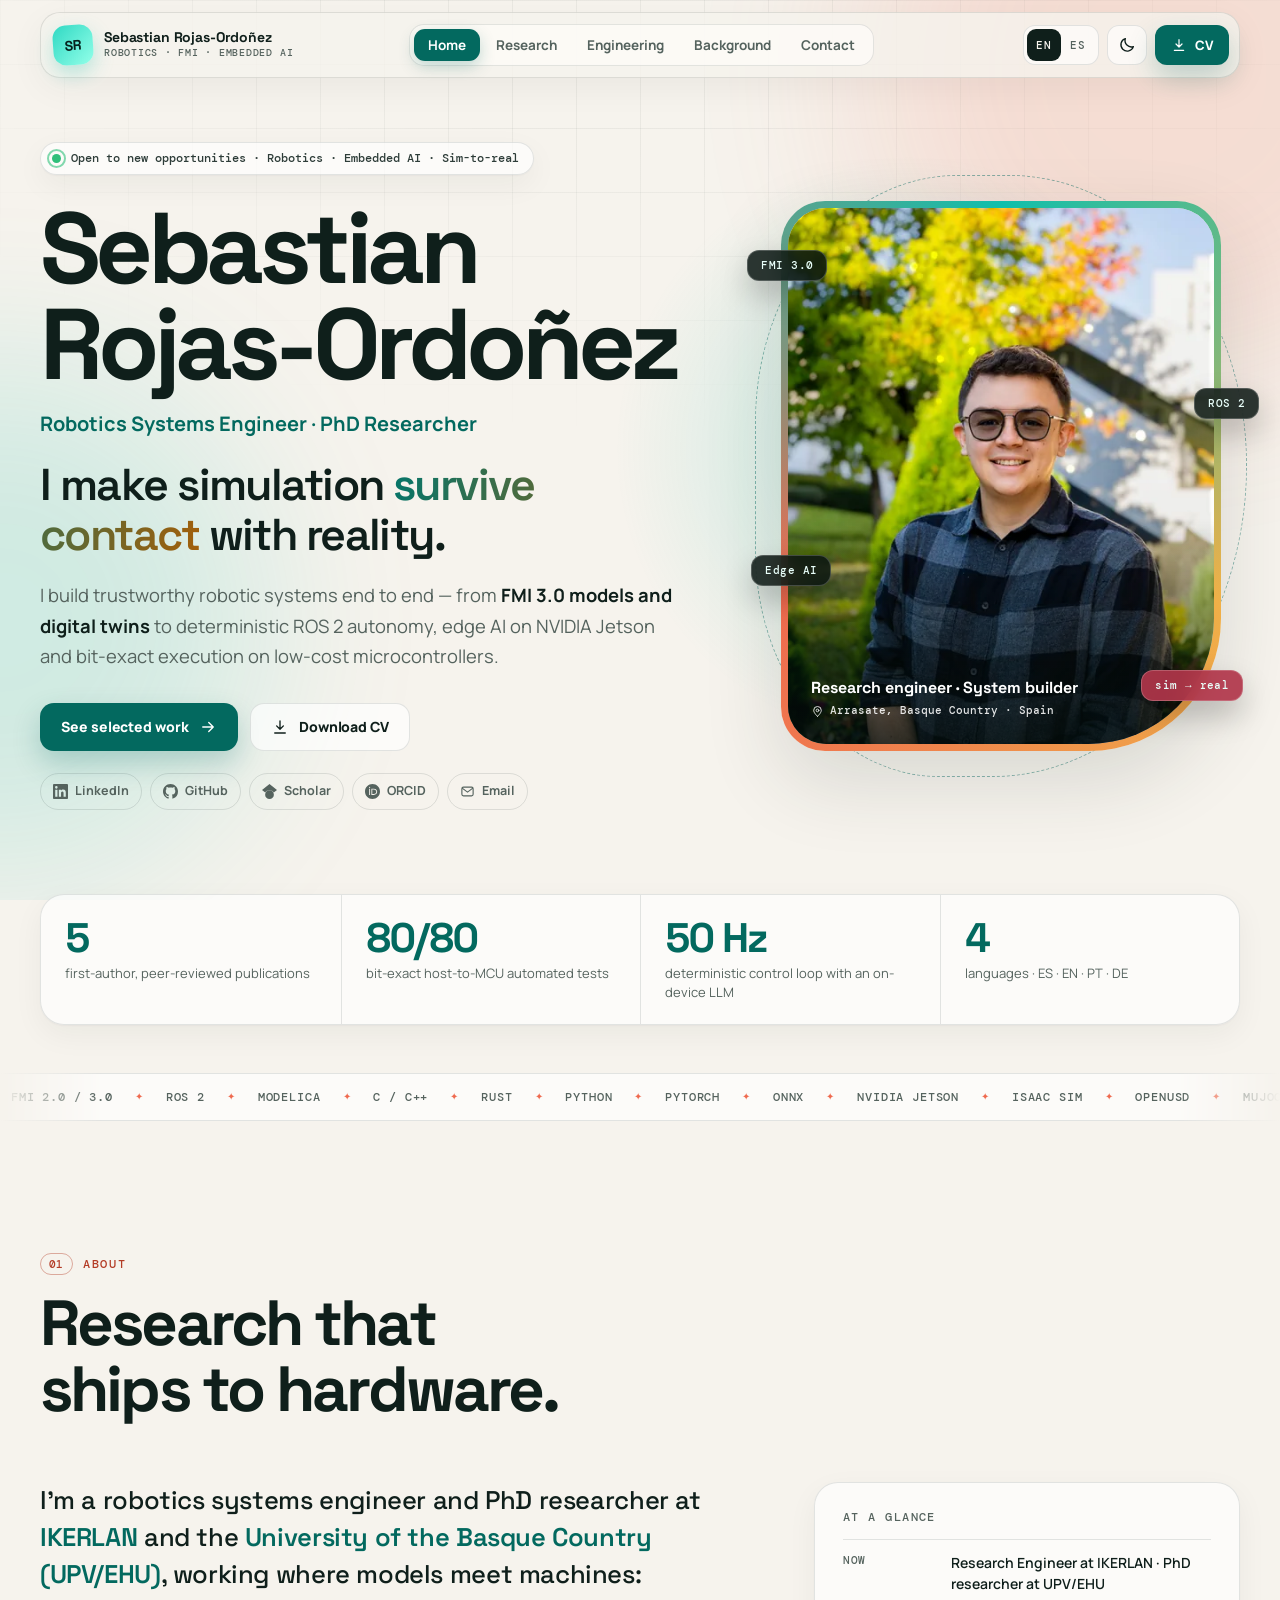
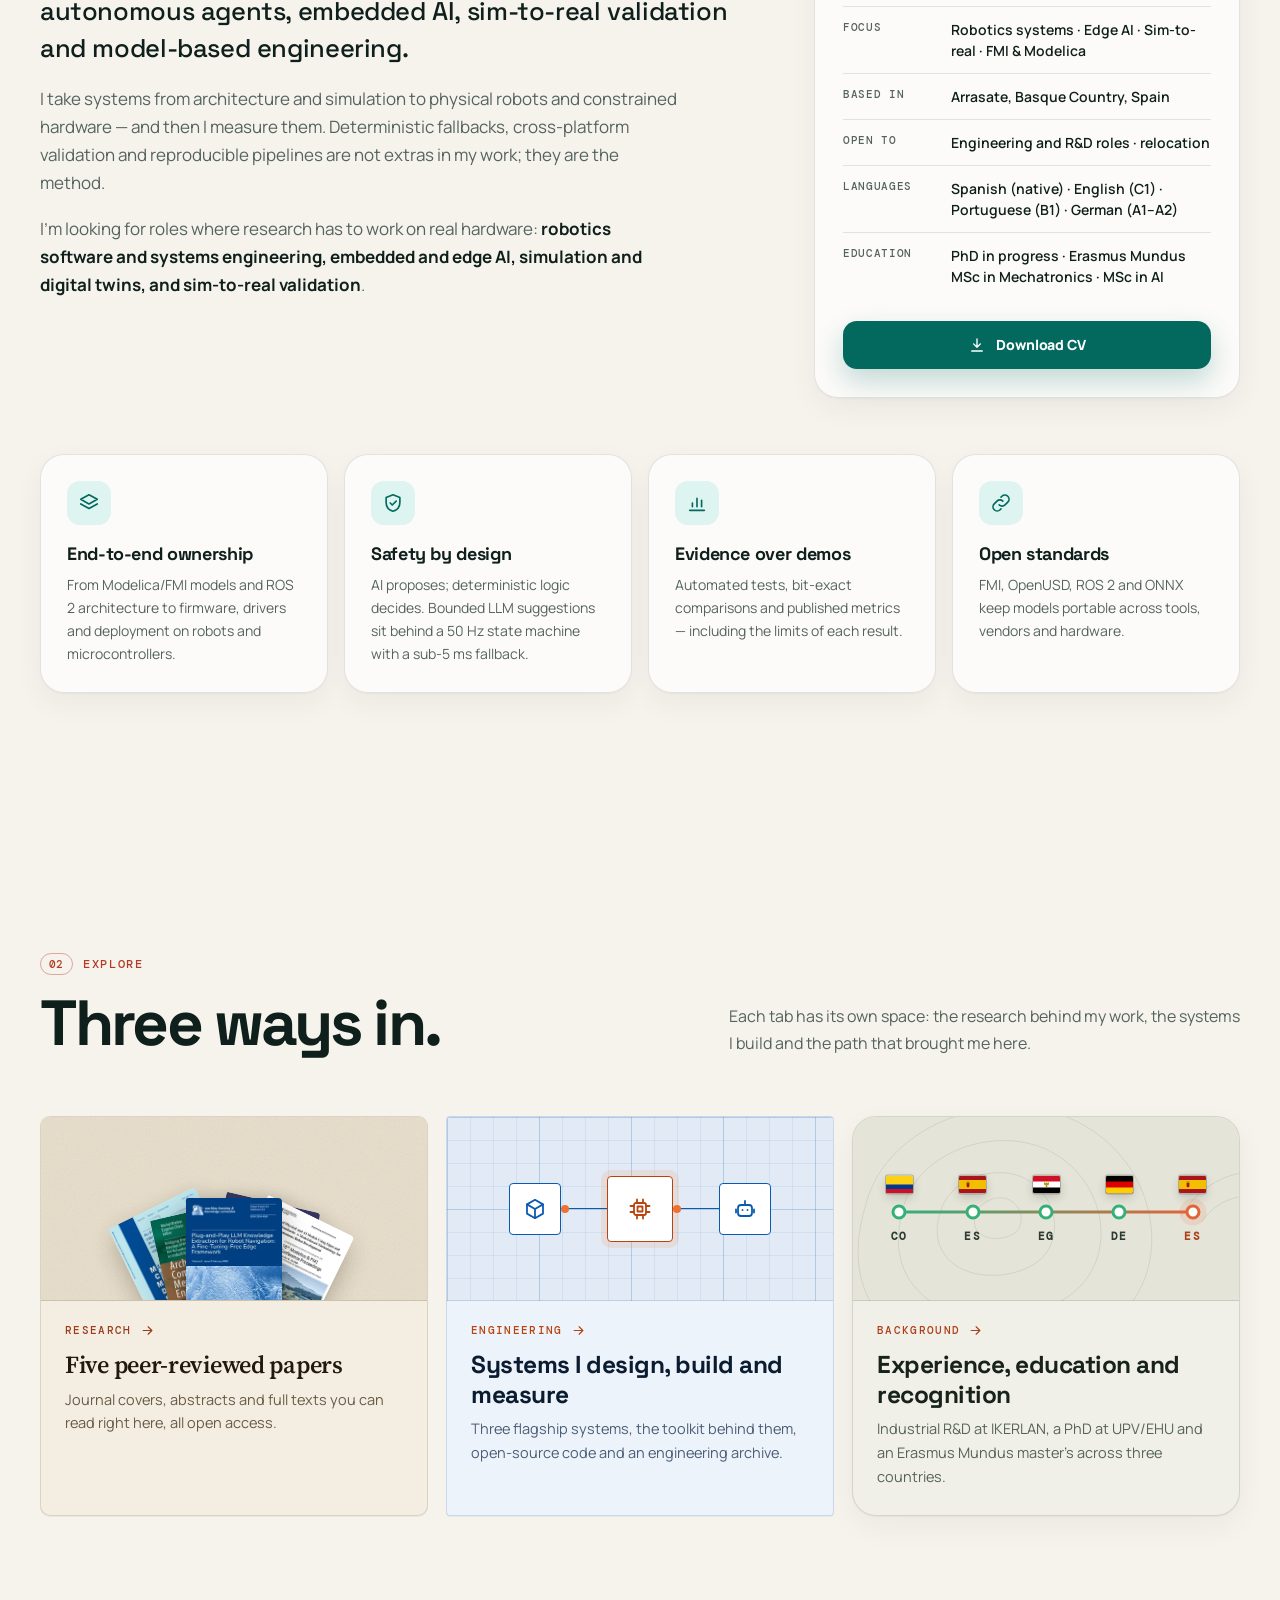
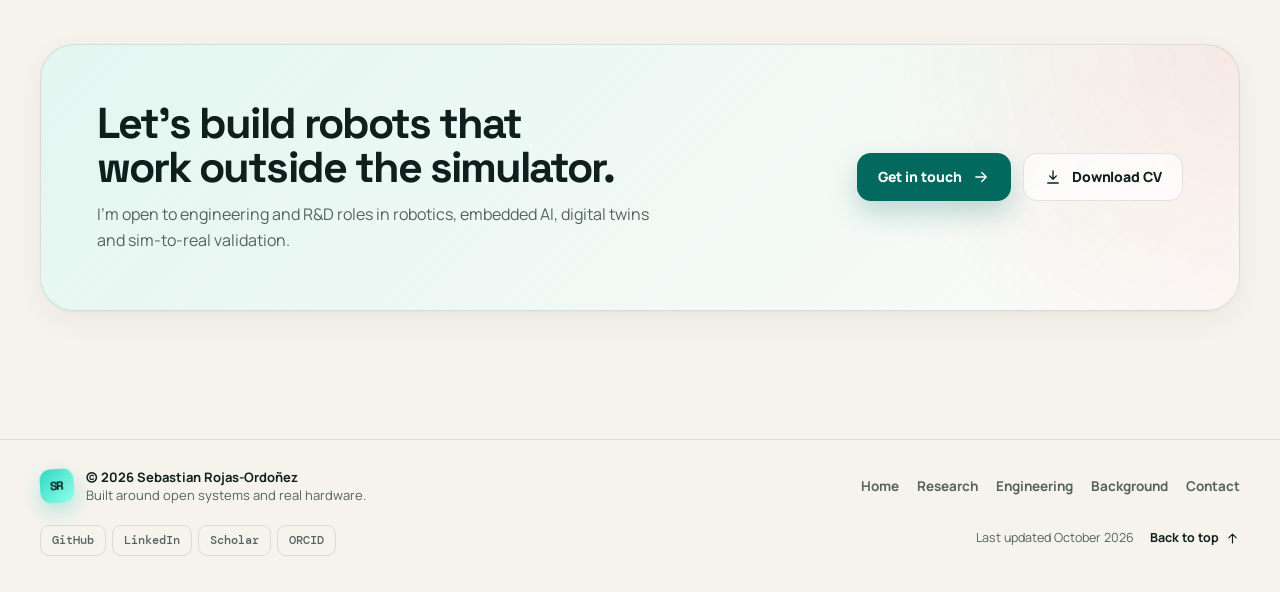
<file: index.html>
<!doctype html>
<html lang="en">
<head>
  <meta charset="utf-8">
  <meta name="viewport" content="width=device-width, initial-scale=1, viewport-fit=cover">
  <title>Sebastian Rojas-Ordoñez · Robotics Systems Engineer &amp; PhD Researcher</title>
  <meta name="description" content="Robotics systems engineer and PhD researcher at IKERLAN and UPV/EHU. I build reproducible sim-to-real systems: FMI 3.0 digital twins, deterministic ROS 2 autonomy, edge AI and embedded execution on real hardware.">
  <meta name="author" content="Jose Sebastian Rojas-Ordoñez">
  <meta name="robots" content="index, follow, max-image-preview:large">
  <meta name="color-scheme" content="light dark">
  <meta name="theme-color" content="#f6f3ed" media="(prefers-color-scheme: light)">
  <meta name="theme-color" content="#07120f" media="(prefers-color-scheme: dark)">
  <link rel="canonical" href="https://xn--sebastianrojas-ordoez-ubc.com/">
  <link rel="icon" href="assets/favicon.svg" type="image/svg+xml">
  <link rel="icon" href="assets/img/icon-32.png" type="image/png" sizes="32x32">
  <link rel="apple-touch-icon" href="assets/apple-touch-icon.png">
  <link rel="manifest" href="site.webmanifest">

  <meta property="og:type" content="profile">
  <meta property="og:site_name" content="Sebastian Rojas-Ordoñez">
  <meta property="og:url" content="https://xn--sebastianrojas-ordoez-ubc.com/">
  <meta property="og:title" content="Sebastian Rojas-Ordoñez · Robotics Systems Engineer &amp; PhD Researcher">
  <meta property="og:description" content="I make simulation survive contact with reality: FMI 3.0, ROS 2, edge AI and embedded systems, validated on real hardware.">
  <meta property="og:image" content="https://xn--sebastianrojas-ordoez-ubc.com/assets/img/og-image.jpg">
  <meta property="og:image:width" content="1200">
  <meta property="og:image:height" content="630">
  <meta property="og:image:alt" content="Sebastian Rojas-Ordoñez, Robotics Systems Engineer and PhD Researcher">
  <meta property="og:locale" content="en_GB">
  <meta property="og:locale:alternate" content="es_ES">
  <meta property="profile:first_name" content="Sebastian">
  <meta property="profile:last_name" content="Rojas-Ordoñez">
  <meta name="twitter:card" content="summary_large_image">
  <meta name="twitter:title" content="Sebastian Rojas-Ordoñez · Robotics Systems Engineer &amp; PhD Researcher">
  <meta name="twitter:description" content="FMI 3.0 · ROS 2 · Edge AI · Embedded systems · Reproducible sim-to-real validation.">
  <meta name="twitter:image" content="https://xn--sebastianrojas-ordoez-ubc.com/assets/img/og-image.jpg">

  <script type="application/ld+json">
  {
    "@context": "https://schema.org",
    "@graph": [
      {
        "@type": "ProfilePage",
        "@id": "https://xn--sebastianrojas-ordoez-ubc.com/#profile",
        "url": "https://xn--sebastianrojas-ordoez-ubc.com/",
        "name": "Sebastian Rojas-Ordoñez · Robotics Systems Engineer & PhD Researcher",
        "inLanguage": ["en", "es"],
        "dateModified": "2026-10-30",
        "mainEntity": { "@id": "https://xn--sebastianrojas-ordoez-ubc.com/#person" }
      },
      {
        "@type": "Person",
        "@id": "https://xn--sebastianrojas-ordoez-ubc.com/#person",
        "name": "Sebastian Rojas-Ordoñez",
        "alternateName": "Jose Sebastian Rojas-Ordoñez",
        "givenName": "Jose Sebastian",
        "familyName": "Rojas-Ordoñez",
        "url": "https://xn--sebastianrojas-ordoez-ubc.com/",
        "image": "https://xn--sebastianrojas-ordoez-ubc.com/assets/img/profile-960.jpg",
        "email": "mailto:sebastianrojas.sero@gmail.com",
        "jobTitle": "Research Engineer and PhD Researcher",
        "description": "Robotics systems engineer and PhD researcher working on autonomous agents, embedded AI, sim-to-real validation and model-based engineering.",
        "worksFor": { "@type": "Organization", "name": "IKERLAN Technology Research Centre", "url": "https://www.ikerlan.es" },
        "affiliation": { "@type": "CollegeOrUniversity", "name": "University of the Basque Country (UPV/EHU)" },
        "alumniOf": [
          { "@type": "CollegeOrUniversity", "name": "Universidad de Oviedo" },
          { "@type": "CollegeOrUniversity", "name": "Nile University" },
          { "@type": "CollegeOrUniversity", "name": "Hochschule Karlsruhe" },
          { "@type": "CollegeOrUniversity", "name": "Universidad Internacional de La Rioja (UNIR)" },
          { "@type": "CollegeOrUniversity", "name": "Unicomfacauca University Corporation" }
        ],
        "address": { "@type": "PostalAddress", "addressLocality": "Arrasate", "addressRegion": "Basque Country", "addressCountry": "ES" },
        "knowsLanguage": ["es", "en", "pt", "de"],
        "knowsAbout": ["Robotics", "ROS 2", "Functional Mock-up Interface (FMI)", "Modelica", "Digital twins", "Co-simulation", "Edge AI", "Large language models", "Embedded systems", "Rust", "C", "OpenUSD", "Isaac Sim", "MuJoCo", "Sim-to-real validation"],
        "award": ["Erasmus Mundus Scholarship (EACEA, European Union)", "Outstanding Graduate, Mechatronic Engineering (Unicomfacauca)"],
        "sameAs": [
          "https://orcid.org/0009-0000-5142-1284",
          "https://scholar.google.com/citations?user=HSflBLwAAAAJ",
          "https://www.webofscience.com/wos/author/record/PWG-6826-2026",
          "https://github.com/SeRoMechatronic",
          "https://www.linkedin.com/in/sebastian-rojasordo%C3%B1ez/"
        ]
      }
    ]
  }
  </script>

  <script>
    // Applied before first paint: saved theme, and hide content briefly if Spanish will be swapped in.
    (function (root) {
      root.classList.add('js');
      try {
        var theme = localStorage.getItem('theme');
        if (theme === 'light' || theme === 'dark') root.setAttribute('data-theme', theme);
        var param = new URLSearchParams(location.search).get('lang');
        var lang = param === 'es' || param === 'en' ? param : localStorage.getItem('lang');
        if (lang === 'es') root.classList.add('lang-pending');
      } catch (e) {}
    })(document.documentElement);
  </script>

  <link rel="preconnect" href="https://fonts.googleapis.com">
  <link rel="preconnect" href="https://fonts.gstatic.com" crossorigin>
  <link rel="stylesheet" href="https://fonts.googleapis.com/css2?family=DM+Mono:wght@400;500&amp;family=Manrope:wght@400..800&amp;family=Source+Serif+4:ital,opsz,wght@0,8..60,400..700;1,8..60,400&amp;family=Space+Grotesk:wght@500..700&amp;display=swap">
  <link rel="preload" as="image" href="assets/img/profile-960.webp" imagesrcset="assets/img/profile-480.webp 480w, assets/img/profile-960.webp 960w" imagesizes="(max-width: 980px) 88vw, 440px" type="image/webp" fetchpriority="high">
  <link rel="stylesheet" href="assets/css/main.css">
  <script src="assets/js/i18n.js" defer></script>
  <script src="assets/js/main.js" defer></script>
</head>
<body>
  <svg class="sprite" aria-hidden="true" focusable="false">
    <symbol id="i-arrow-right" viewBox="0 0 24 24"><path d="M5 12h14M13 6l6 6-6 6"/></symbol>
    <symbol id="i-arrow-down" viewBox="0 0 24 24"><path d="M12 5v14M6 13l6 6 6-6"/></symbol>
    <symbol id="i-arrow-up-right" viewBox="0 0 24 24"><path d="M7 17 17 7M8 7h9v9"/></symbol>
    <symbol id="i-download" viewBox="0 0 24 24"><path d="M12 4v11m0 0 4.5-4.5M12 15l-4.5-4.5M5 20h14"/></symbol>
    <symbol id="i-mail" viewBox="0 0 24 24"><rect x="3" y="5" width="18" height="14" rx="2.5"/><path d="m4 7 8 6 8-6"/></symbol>
    <symbol id="i-copy" viewBox="0 0 24 24"><rect x="9" y="9" width="11" height="11" rx="2.5"/><path d="M5 15V6.5A2.5 2.5 0 0 1 7.5 4H15"/></symbol>
    <symbol id="i-check" viewBox="0 0 24 24"><path d="m5 12.5 4.5 4.5L19 7.5"/></symbol>
    <symbol id="i-sun" viewBox="0 0 24 24"><circle cx="12" cy="12" r="4"/><path d="M12 2.5v2M12 19.5v2M4.6 4.6 6 6M18 18l1.4 1.4M2.5 12h2M19.5 12h2M4.6 19.4 6 18M18 6l1.4-1.4"/></symbol>
    <symbol id="i-moon" viewBox="0 0 24 24"><path d="M20.5 14.2A8.5 8.5 0 0 1 9.8 3.5a8.5 8.5 0 1 0 10.7 10.7Z"/></symbol>
    <symbol id="i-menu" viewBox="0 0 24 24"><path d="M4 7h16M4 12h16M4 17h16"/></symbol>
    <symbol id="i-close" viewBox="0 0 24 24"><path d="M6 6l12 12M18 6 6 18"/></symbol>
    <symbol id="i-pin" viewBox="0 0 24 24"><path d="M12 21s-7-6.1-7-11.2A7 7 0 0 1 19 9.8C19 14.9 12 21 12 21Z"/><circle cx="12" cy="10" r="2.5"/></symbol>
    <symbol id="i-file" viewBox="0 0 24 24"><path d="M14 3H7a2 2 0 0 0-2 2v14a2 2 0 0 0 2 2h10a2 2 0 0 0 2-2V8z"/><path d="M14 3v5h5M9 13h6M9 17h4"/></symbol>
    <symbol id="i-repo" viewBox="0 0 24 24"><path d="M5 4.5A1.5 1.5 0 0 1 6.5 3H19v15H6.5A1.5 1.5 0 0 0 5 19.5v-15Z"/><path d="M5 19.5A1.5 1.5 0 0 0 6.5 21H19M9 7h6"/></symbol>
    <symbol id="i-layers" viewBox="0 0 24 24"><path d="m12 3 9 5-9 5-9-5 9-5Z"/><path d="m3 13 9 5 9-5"/></symbol>
    <symbol id="i-shield" viewBox="0 0 24 24"><path d="M12 3 4.5 6v5.5c0 4.6 3.1 8.2 7.5 9.5 4.4-1.3 7.5-4.9 7.5-9.5V6L12 3Z"/><path d="m9 12 2.2 2.2L15.5 10"/></symbol>
    <symbol id="i-chart" viewBox="0 0 24 24"><path d="M4 20h16M7 16v-4M12 16V7M17 16v-7"/></symbol>
    <symbol id="i-link" viewBox="0 0 24 24"><path d="M10 14a4.5 4.5 0 0 0 6.4 0l3-3a4.5 4.5 0 0 0-6.4-6.4l-1 1"/><path d="M14 10a4.5 4.5 0 0 0-6.4 0l-3 3a4.5 4.5 0 0 0 6.4 6.4l1-1"/></symbol>
    <symbol id="i-bot" viewBox="0 0 24 24"><rect x="5" y="8" width="14" height="11" rx="3"/><path d="M12 4v4M9.5 13h.01M14.5 13h.01M3 12.5v3M21 12.5v3"/></symbol>
    <symbol id="i-spark" viewBox="0 0 24 24"><path d="m11 3 1.8 4.7 4.7 1.8-4.7 1.8L11 16l-1.8-4.7L4.5 9.5l4.7-1.8L11 3Z"/><path d="m18.5 14.5.8 2 2 .8-2 .8-.8 2-.8-2-2-.8 2-.8.8-2Z"/></symbol>
    <symbol id="i-cube" viewBox="0 0 24 24"><path d="m12 2.8 8 4.6v9.2l-8 4.6-8-4.6V7.4l8-4.6Z"/><path d="m4 7.4 8 4.6 8-4.6M12 12v9.2"/></symbol>
    <symbol id="i-cpu" viewBox="0 0 24 24"><rect x="6" y="6" width="12" height="12" rx="2"/><path d="M9.5 9.5h5v5h-5zM9 2.5V6M15 2.5V6M9 18v3.5M15 18v3.5M2.5 9H6M2.5 15H6M18 9h3.5M18 15h3.5"/></symbol>
    <symbol id="i-flask" viewBox="0 0 24 24"><path d="M9 3h6M10 3v6.2L4.8 18a2 2 0 0 0 1.7 3h11a2 2 0 0 0 1.7-3L14 9.2V3"/><path d="M7.5 15h9"/></symbol>
    <symbol id="i-gear" viewBox="0 0 24 24"><circle cx="12" cy="12" r="3"/><path d="M19.4 15a1.7 1.7 0 0 0 .3 1.8l.1.1a2 2 0 1 1-2.8 2.8l-.1-.1a1.7 1.7 0 0 0-1.8-.3 1.7 1.7 0 0 0-1 1.5V21a2 2 0 1 1-4 0v-.1a1.7 1.7 0 0 0-1.1-1.5 1.7 1.7 0 0 0-1.8.3l-.1.1a2 2 0 1 1-2.8-2.8l.1-.1a1.7 1.7 0 0 0 .3-1.8 1.7 1.7 0 0 0-1.5-1H3a2 2 0 1 1 0-4h.1a1.7 1.7 0 0 0 1.5-1.1 1.7 1.7 0 0 0-.3-1.8l-.1-.1a2 2 0 1 1 2.8-2.8l.1.1a1.7 1.7 0 0 0 1.8.3H9a1.7 1.7 0 0 0 1-1.5V3a2 2 0 1 1 4 0v.1a1.7 1.7 0 0 0 1 1.5 1.7 1.7 0 0 0 1.8-.3l.1-.1a2 2 0 1 1 2.8 2.8l-.1.1a1.7 1.7 0 0 0-.3 1.8V9a1.7 1.7 0 0 0 1.5 1H21a2 2 0 1 1 0 4h-.1a1.7 1.7 0 0 0-1.5 1Z"/></symbol>
    <symbol id="i-award" viewBox="0 0 24 24"><circle cx="12" cy="9" r="5.5"/><path d="M8.5 13.5 7 21l5-2.6 5 2.6-1.5-7.5"/></symbol>
    <symbol id="i-teach" viewBox="0 0 24 24"><rect x="3" y="4" width="18" height="12" rx="2"/><path d="m8 20 4-4 4 4M7 8.5h6M7 11.5h9"/></symbol>
    <symbol id="i-terminal" viewBox="0 0 24 24"><rect x="3" y="4" width="18" height="16" rx="2.5"/><path d="m7 9 3 3-3 3M12.5 15H17"/></symbol>
    <symbol id="i-briefcase" viewBox="0 0 24 24"><rect x="3" y="7" width="18" height="13" rx="2.5"/><path d="M9 7V5.5A1.5 1.5 0 0 1 10.5 4h3A1.5 1.5 0 0 1 15 5.5V7M3 12.5h18"/></symbol>
    <symbol id="i-globe" viewBox="0 0 24 24"><circle cx="12" cy="12" r="9"/><path d="M3 12h18M12 3c2.5 2.6 3.8 5.6 3.8 9s-1.3 6.4-3.8 9c-2.5-2.6-3.8-5.6-3.8-9S9.5 5.6 12 3Z"/></symbol>
    <symbol id="i-arrow-up" viewBox="0 0 24 24"><path d="M12 19V5M6 11l6-6 6 6"/></symbol>
    <symbol id="i-eye" viewBox="0 0 24 24"><path d="M2 12s3.6-7 10-7 10 7 10 7-3.6 7-10 7S2 12 2 12Z"/><circle cx="12" cy="12" r="3"/></symbol>
    <symbol id="i-github" viewBox="0 0 16 16"><path fill="currentColor" stroke="none" d="M8 0C3.58 0 0 3.58 0 8c0 3.54 2.29 6.53 5.47 7.59.4.07.55-.17.55-.38 0-.19-.01-.82-.01-1.49-2.01.37-2.53-.49-2.69-.94-.09-.23-.48-.94-.82-1.13-.28-.15-.68-.52-.01-.53.63-.01 1.08.58 1.23.82.72 1.21 1.87.87 2.33.66.07-.52.28-.87.51-1.07-1.78-.2-3.64-.89-3.64-3.95 0-.87.31-1.59.82-2.15-.08-.2-.36-1.02.08-2.12 0 0 .67-.21 2.2.82.64-.18 1.32-.27 2-.27.68 0 1.36.09 2 .27 1.53-1.04 2.2-.82 2.2-.82.44 1.1.16 1.92.08 2.12.51.56.82 1.27.82 2.15 0 3.07-1.87 3.75-3.65 3.95.29.25.54.73.54 1.48 0 1.07-.01 1.93-.01 2.2 0 .21.15.46.55.38A8.01 8.01 0 0 0 16 8c0-4.42-3.58-8-8-8Z"/></symbol>
    <symbol id="i-linkedin" viewBox="0 0 24 24"><path fill="currentColor" stroke="none" d="M20.45 20.45h-3.56v-5.57c0-1.33-.02-3.04-1.85-3.04-1.85 0-2.14 1.45-2.14 2.94v5.67H9.35V9h3.41v1.56h.05c.48-.9 1.64-1.85 3.37-1.85 3.6 0 4.27 2.37 4.27 5.46v6.28ZM5.34 7.43a2.06 2.06 0 1 1 0-4.13 2.06 2.06 0 0 1 0 4.13ZM7.12 20.45H3.56V9h3.56v11.45ZM22.23 0H1.77C.79 0 0 .77 0 1.73v20.54C0 23.23.79 24 1.77 24h20.45c.98 0 1.78-.77 1.78-1.73V1.73C24 .77 23.2 0 22.22 0h.01Z"/></symbol>
    <symbol id="i-orcid" viewBox="0 0 24 24"><path fill="currentColor" stroke="none" d="M12 0C5.37 0 0 5.37 0 12s5.37 12 12 12 12-5.37 12-12S18.63 0 12 0ZM7.37 4.38c.53 0 .95.43.95.95s-.42.95-.95.95a.95.95 0 0 1-.95-.95c0-.52.42-.95.95-.95Zm-.72 3.04h1.44v10.04H6.65V7.42Zm3.56 0h3.9c3.71 0 5.34 2.65 5.34 5.02 0 2.58-2.01 5.02-5.32 5.02h-3.92V7.42Zm1.44 1.3v7.45h2.3c3.27 0 4.02-2.49 4.02-3.73 0-2.01-1.28-3.72-4.1-3.72h-2.22Z"/></symbol>
    <symbol id="i-scholar" viewBox="0 0 24 24"><path fill="currentColor" stroke="none" d="M5.24 13.77 0 9.5 12 0l12 9.5-5.24 4.27C17.55 11.25 14.98 9.5 12 9.5s-5.55 1.75-6.76 4.27ZM12 10a7 7 0 1 0 0 14 7 7 0 0 0 0-14Z"/></symbol>
    <symbol id="i-home" viewBox="0 0 24 24"><path d="M4 10.5 12 4l8 6.5V19a1.5 1.5 0 0 1-1.5 1.5H15v-6H9v6H5.5A1.5 1.5 0 0 1 4 19v-8.5Z"/></symbol>
    <symbol id="i-book" viewBox="0 0 24 24"><path d="M12 6.5C10.2 5 7.8 4.5 4.5 4.5v13c3.3 0 5.7.5 7.5 2 1.8-1.5 4.2-2 7.5-2v-13c-3.3 0-5.7.5-7.5 2Z"/><path d="M12 6.5v13"/></symbol>
    <symbol id="i-route" viewBox="0 0 24 24"><circle cx="6" cy="18" r="2.5"/><circle cx="18" cy="6" r="2.5"/><path d="M8.5 18H15a3 3 0 0 0 0-6H9a3 3 0 0 1 0-6h6.5"/></symbol>
    <!-- Flags as SVG: Windows does not draw flag emoji -->
    <symbol id="flag-co" viewBox="0 0 30 20"><path fill="#fcd116" d="M0 0h30v20H0z"/><path fill="#003893" d="M0 10h30v10H0z"/><path fill="#ce1126" d="M0 15h30v5H0z"/></symbol>
    <symbol id="flag-es" viewBox="0 0 30 20"><path fill="#aa151b" d="M0 0h30v20H0z"/><path fill="#f1bf00" d="M0 5h30v10H0z"/><path fill="#a67c00" d="M8.4 8h3.2l.3-1.3-.75.45-.4-.75-.75.55-.75-.55-.4.75-.75-.45z"/><path fill="#aa151b" d="M8.45 8.35h3.1v2.95c0 1.05-.69 1.85-1.55 1.85s-1.55-.8-1.55-1.85z"/></symbol>
    <symbol id="flag-eg" viewBox="0 0 30 20"><path fill="#ce1126" d="M0 0h30v20H0z"/><path fill="#fff" d="M0 6.667h30V20H0z"/><path fill="#000" d="M0 13.333h30V20H0z"/><g fill="#c09300"><circle cx="15" cy="7.7" r=".55"/><path d="M15.3 8.15L15.6 8.5L17.7 7.6L17.85 8.3L17.45 10.7L17.05 10.3L16.75 10.85L16.35 10.45L16.05 10.95L15.75 10.65L15.8 11.95L16.3 12.9L13.7 12.9L14.2 11.95L14.25 10.65L13.95 10.95L13.65 10.45L13.25 10.85L12.95 10.3L12.55 10.7L12.15 8.3L12.3 7.6L14.4 8.5L14.7 8.15Z"/></g></symbol>
    <symbol id="flag-de" viewBox="0 0 30 20"><path fill="#000" d="M0 0h30v20H0z"/><path fill="#d00" d="M0 6.667h30V20H0z"/><path fill="#ffce00" d="M0 13.333h30V20H0z"/></symbol>
  </svg>

  <a class="skip-link" href="#main" data-i18n="a11y.skip">Skip to content</a>
  <div class="scroll-progress" aria-hidden="true"><span id="scroll-progress"></span></div>
  <div class="backdrop" aria-hidden="true"><span class="blob blob-a"></span><span class="blob blob-b"></span></div>

  <header class="site-header" id="site-header">
    <div class="nav-shell">
      <a class="brand" href="#home" aria-label="Sebastian Rojas-Ordoñez, home" data-i18n-attr="aria-label:nav.brandLabel">
        <span class="brand-mark" aria-hidden="true">SR</span>
        <span class="brand-text"><strong>Sebastian Rojas-Ordoñez</strong><span data-i18n="brand.tag">Robotics · FMI · Embedded AI</span></span>
      </a>
      <nav class="tabs" id="tabs" aria-label="Sections" data-i18n-attr="aria-label:nav.label">
        <span class="tabs-indicator" id="tabs-indicator" aria-hidden="true"></span>
        <a href="#home" data-tab="home" data-i18n="nav.home">Home</a>
        <a href="#research" data-tab="research" data-i18n="nav.research">Research</a>
        <a href="#engineering" data-tab="engineering" data-i18n="nav.engineering">Engineering</a>
        <a href="#background" data-tab="background" data-i18n="nav.background">Background</a>
        <a href="#contact" data-tab="contact" data-i18n="nav.contact">Contact</a>
      </nav>
      <div class="nav-tools">
        <button class="lang-toggle" id="lang-toggle" type="button" aria-label="Cambiar idioma a español">
          <span class="lang-opt" data-opt="en" aria-hidden="true">EN</span><span class="lang-opt" data-opt="es" aria-hidden="true">ES</span>
        </button>
        <button class="icon-btn theme-toggle" id="theme-toggle" type="button" aria-label="Switch colour theme">
          <svg class="icon icon-moon" aria-hidden="true"><use href="#i-moon"/></svg>
          <svg class="icon icon-sun" aria-hidden="true"><use href="#i-sun"/></svg>
        </button>
        <a class="btn btn-primary btn-sm nav-cv" href="assets/Sebastian_Rojas_Ordonez_CV.pdf" download><svg class="icon" aria-hidden="true"><use href="#i-download"/></svg><span data-i18n="nav.cv">CV</span></a>
      </div>
    </div>
  </header>

  <nav class="tabbar" id="tabbar" aria-label="Sections" data-i18n-attr="aria-label:nav.label">
    <a href="#home" data-tab="home"><svg class="icon" aria-hidden="true"><use href="#i-home"/></svg><span data-i18n="nav.home">Home</span></a>
    <a href="#research" data-tab="research"><svg class="icon" aria-hidden="true"><use href="#i-book"/></svg><span data-i18n="nav.research">Research</span></a>
    <a href="#engineering" data-tab="engineering"><svg class="icon" aria-hidden="true"><use href="#i-cpu"/></svg><span data-i18n="nav.engineering">Engineering</span></a>
    <a href="#background" data-tab="background"><svg class="icon" aria-hidden="true"><use href="#i-route"/></svg><span data-i18n="nav.background">Background</span></a>
    <a href="#contact" data-tab="contact"><svg class="icon" aria-hidden="true"><use href="#i-mail"/></svg><span data-i18n="nav.contact">Contact</span></a>
  </nav>

  <main id="main">
    <!-- ============================== HOME ============================== -->
    <div class="view view-home" id="home">
      <section class="hero" id="top" aria-labelledby="hero-name">
        <div class="wrap hero-grid">
          <div class="hero-copy">
            <p class="availability"><span class="pulse" aria-hidden="true"></span><span data-i18n="hero.status">Open to new opportunities · Robotics · Embedded AI · Sim-to-real</span></p>
            <h1 class="hero-name" id="hero-name">Sebastian <span class="nowrap">Rojas-Ordoñez</span></h1>
            <p class="hero-role" data-i18n="hero.role">Robotics Systems Engineer · PhD Researcher</p>
            <p class="hero-tagline" data-i18n="hero.tagline">I make simulation <span class="grad">survive contact</span> with reality.</p>
            <p class="hero-lead" data-i18n="hero.lead">I build trustworthy robotic systems end to end — from <strong>FMI 3.0 models and digital twins</strong> to deterministic ROS 2 autonomy, edge AI on NVIDIA Jetson and bit-exact execution on low-cost microcontrollers.</p>
            <div class="hero-actions">
              <a class="btn btn-primary" href="#engineering"><span data-i18n="hero.ctaWork">See selected work</span><svg class="icon icon-move" aria-hidden="true"><use href="#i-arrow-right"/></svg></a>
              <a class="btn btn-ghost" href="assets/Sebastian_Rojas_Ordonez_CV.pdf" download><svg class="icon" aria-hidden="true"><use href="#i-download"/></svg><span data-i18n="cta.downloadCv">Download CV</span></a>
            </div>
            <ul class="profile-pills" aria-label="Profiles" data-i18n-attr="aria-label:hero.profiles">
              <li><a href="https://www.linkedin.com/in/sebastian-rojasordo%C3%B1ez/" target="_blank" rel="me noopener"><svg class="icon" aria-hidden="true"><use href="#i-linkedin"/></svg>LinkedIn</a></li>
              <li><a href="https://github.com/SeRoMechatronic" target="_blank" rel="me noopener"><svg class="icon" aria-hidden="true"><use href="#i-github"/></svg>GitHub</a></li>
              <li><a href="https://scholar.google.com/citations?user=HSflBLwAAAAJ&amp;hl=en" target="_blank" rel="me noopener"><svg class="icon" aria-hidden="true"><use href="#i-scholar"/></svg>Scholar</a></li>
              <li><a href="https://orcid.org/0009-0000-5142-1284" target="_blank" rel="me noopener"><svg class="icon" aria-hidden="true"><use href="#i-orcid"/></svg>ORCID</a></li>
              <li><a href="mailto:sebastianrojas.sero@gmail.com"><svg class="icon" aria-hidden="true"><use href="#i-mail"/></svg><span data-i18n="hero.email">Email</span></a></li>
            </ul>
          </div>

          <div class="hero-visual">
            <div class="portrait-stage">
              <span class="orbit" aria-hidden="true"></span>
              <figure class="portrait" id="portrait">
                <picture>
                  <source type="image/webp" srcset="assets/img/profile-480.webp 480w, assets/img/profile-960.webp 960w" sizes="(max-width: 980px) 88vw, 440px">
                  <img src="assets/img/profile-960.jpg" width="960" height="1440" alt="Portrait of Sebastian Rojas-Ordoñez" data-i18n-attr="alt:hero.portraitAlt" fetchpriority="high" decoding="async">
                </picture>
                <figcaption>
                  <strong data-i18n="hero.captionTitle">Research engineer · System builder</strong>
                  <span><svg class="icon" aria-hidden="true"><use href="#i-pin"/></svg><span data-i18n="hero.captionPlace">Arrasate, Basque Country · Spain</span></span>
                </figcaption>
              </figure>
              <span class="float-chip chip-a" aria-hidden="true">FMI 3.0</span>
              <span class="float-chip chip-b" aria-hidden="true">ROS 2</span>
              <span class="float-chip chip-c" aria-hidden="true">Edge AI</span>
              <span class="float-chip chip-d" aria-hidden="true">sim → real</span>
            </div>
          </div>
        </div>

        <div class="wrap">
          <ul class="hero-stats">
            <li><strong data-count="5">5</strong><span data-i18n="stats.papers">first-author, peer-reviewed publications</span></li>
            <li><strong data-count="80">80/80</strong><span data-i18n="stats.bitexact">bit-exact host-to-MCU automated tests</span></li>
            <li><strong data-count="50">50 Hz</strong><span data-i18n="stats.loop">deterministic control loop with an on-device LLM</span></li>
            <li><strong data-count="4">4</strong><span data-i18n="stats.languages">languages · ES · EN · PT · DE</span></li>
          </ul>
        </div>
      </section>

      <div class="marquee" role="region" aria-label="Core technologies" data-i18n-attr="aria-label:marquee.label">
        <div class="marquee-track">
          <ul class="marquee-list">
            <li>FMI 2.0 / 3.0</li><li>ROS 2</li><li>Modelica</li><li>C / C++</li><li>Rust</li><li>Python</li><li>PyTorch</li><li>ONNX</li><li>NVIDIA Jetson</li><li>Isaac Sim</li><li>OpenUSD</li><li>MuJoCo</li><li>Gazebo</li><li>ESP32 · STM32 · RP2350</li><li>Linux</li><li>Docker</li>
          </ul>
          <ul class="marquee-list" aria-hidden="true">
            <li>FMI 2.0 / 3.0</li><li>ROS 2</li><li>Modelica</li><li>C / C++</li><li>Rust</li><li>Python</li><li>PyTorch</li><li>ONNX</li><li>NVIDIA Jetson</li><li>Isaac Sim</li><li>OpenUSD</li><li>MuJoCo</li><li>Gazebo</li><li>ESP32 · STM32 · RP2350</li><li>Linux</li><li>Docker</li>
          </ul>
        </div>
      </div>

      <section class="section about" id="about" aria-labelledby="about-title">
        <div class="wrap">
          <header class="section-head reveal">
            <div>
              <p class="kicker"><span class="kicker-num">01</span><span data-i18n="about.kicker">About</span></p>
              <h2 id="about-title" data-i18n="about.title">Research that ships to hardware.</h2>
            </div>
          </header>

          <div class="about-grid">
            <div class="about-copy reveal">
              <p class="lede" data-i18n="about.p1">I’m a robotics systems engineer and PhD researcher at <strong>IKERLAN</strong> and the <strong>University of the Basque Country (UPV/EHU)</strong>, working where models meet machines: autonomous agents, embedded AI, sim-to-real validation and model-based engineering.</p>
              <p data-i18n="about.p2">I take systems from architecture and simulation to physical robots and constrained hardware — and then I measure them. Deterministic fallbacks, cross-platform validation and reproducible pipelines are not extras in my work; they are the method.</p>
              <p data-i18n="about.p3">I’m looking for roles where research has to work on real hardware: <strong>robotics software and systems engineering, embedded and edge AI, simulation and digital twins, and sim-to-real validation</strong>.</p>
            </div>

            <aside class="facts card reveal" aria-labelledby="facts-title">
              <h3 id="facts-title" data-i18n="facts.title">At a glance</h3>
              <dl>
                <div><dt data-i18n="facts.nowLabel">Now</dt><dd data-i18n="facts.now">Research Engineer at IKERLAN · PhD researcher at UPV/EHU</dd></div>
                <div><dt data-i18n="facts.focusLabel">Focus</dt><dd data-i18n="facts.focus">Robotics systems · Edge AI · Sim-to-real · FMI &amp; Modelica</dd></div>
                <div><dt data-i18n="facts.baseLabel">Based in</dt><dd data-i18n="facts.base">Arrasate, Basque Country, Spain</dd></div>
                <div><dt data-i18n="facts.openLabel">Open to</dt><dd data-i18n="facts.open">Engineering and R&amp;D roles · relocation</dd></div>
                <div><dt data-i18n="facts.langLabel">Languages</dt><dd data-i18n="facts.lang">Spanish (native) · English (C1) · Portuguese (B1) · German (A1–A2)</dd></div>
                <div><dt data-i18n="facts.eduLabel">Education</dt><dd data-i18n="facts.edu">PhD in progress · Erasmus Mundus MSc in Mechatronics · MSc in AI</dd></div>
              </dl>
              <a class="btn btn-primary btn-block" href="assets/Sebastian_Rojas_Ordonez_CV.pdf" download><svg class="icon" aria-hidden="true"><use href="#i-download"/></svg><span data-i18n="cta.downloadCv">Download CV</span></a>
            </aside>
          </div>

          <ul class="pillars">
            <li class="pillar card spot reveal">
              <span class="pillar-icon"><svg class="icon" aria-hidden="true"><use href="#i-layers"/></svg></span>
              <h3 data-i18n="pillar1.title">End-to-end ownership</h3>
              <p data-i18n="pillar1.text">From Modelica/FMI models and ROS 2 architecture to firmware, drivers and deployment on robots and microcontrollers.</p>
            </li>
            <li class="pillar card spot reveal">
              <span class="pillar-icon"><svg class="icon" aria-hidden="true"><use href="#i-shield"/></svg></span>
              <h3 data-i18n="pillar2.title">Safety by design</h3>
              <p data-i18n="pillar2.text">AI proposes; deterministic logic decides. Bounded LLM suggestions sit behind a 50 Hz state machine with a sub-5 ms fallback.</p>
            </li>
            <li class="pillar card spot reveal">
              <span class="pillar-icon"><svg class="icon" aria-hidden="true"><use href="#i-chart"/></svg></span>
              <h3 data-i18n="pillar3.title">Evidence over demos</h3>
              <p data-i18n="pillar3.text">Automated tests, bit-exact comparisons and published metrics — including the limits of each result.</p>
            </li>
            <li class="pillar card spot reveal">
              <span class="pillar-icon"><svg class="icon" aria-hidden="true"><use href="#i-link"/></svg></span>
              <h3 data-i18n="pillar4.title">Open standards</h3>
              <p data-i18n="pillar4.text">FMI, OpenUSD, ROS 2 and ONNX keep models portable across tools, vendors and hardware.</p>
            </li>
          </ul>
        </div>
      </section>

      <section class="section explore" id="explore" aria-labelledby="explore-title">
        <div class="wrap">
          <header class="section-head has-intro reveal">
            <div>
              <p class="kicker"><span class="kicker-num">02</span><span data-i18n="explore.kicker">Explore</span></p>
              <h2 id="explore-title" data-i18n="explore.title">Three ways in.</h2>
            </div>
            <p data-i18n="explore.intro">Each tab has its own space: the research behind my work, the systems I build and the path that brought me here.</p>
          </header>

          <ul class="explore-grid">
            <li class="reveal">
              <a class="explore-card p-research" href="#research">
                <span class="explore-art art-covers" aria-hidden="true">
                    <img src="assets/papers/2026-mcmds-fmi-centric-framework-sm.webp" width="200" height="302" alt="" loading="lazy" decoding="async">
                    <img src="assets/papers/2026-acme-bridging-the-embedded-execution-gap-sm.webp" width="200" height="266" alt="" loading="lazy" decoding="async">
                    <img src="assets/papers/2026-make-plug-and-play-llm-navigation-sm.webp" width="200" height="283" alt="" loading="lazy" decoding="async">
                    <img src="assets/papers/2025-applsci-natural-language-relay-control-sm.webp" width="200" height="283" alt="" loading="lazy" decoding="async">
                    <img src="assets/papers/2025-modelica-fmi-conference-open-standards-sm.webp" width="200" height="283" alt="" loading="lazy" decoding="async">
                </span>
                <span class="explore-label"><span data-i18n="nav.research">Research</span><svg class="icon" aria-hidden="true"><use href="#i-arrow-right"/></svg></span>
                <strong data-i18n="explore.r.title">Five peer-reviewed papers</strong>
                <span class="explore-text" data-i18n="explore.r.text">Journal covers, abstracts and full texts you can read right here, all open access.</span>
              </a>
            </li>
            <li class="reveal">
              <a class="explore-card p-engineering" href="#engineering">
                <span class="explore-art art-blueprint" aria-hidden="true">
                  <span class="bp-node"><svg class="icon"><use href="#i-cube"/></svg></span><span class="bp-wire"></span>
                  <span class="bp-node bp-core"><svg class="icon"><use href="#i-cpu"/></svg></span><span class="bp-wire"></span>
                  <span class="bp-node"><svg class="icon"><use href="#i-bot"/></svg></span>
                </span>
                <span class="explore-label"><span data-i18n="nav.engineering">Engineering</span><svg class="icon" aria-hidden="true"><use href="#i-arrow-right"/></svg></span>
                <strong data-i18n="explore.e.title">Systems I design, build and measure</strong>
                <span class="explore-text" data-i18n="explore.e.text">Three flagship systems, the toolkit behind them, open-source code and an engineering archive.</span>
              </a>
            </li>
            <li class="reveal">
              <a class="explore-card p-background" href="#background">
                <span class="explore-art art-route" aria-hidden="true">
                  <span class="rt-line"></span>
                  <i><svg class="flag"><use href="#flag-co"/></svg><b>CO</b></i>
                  <i><svg class="flag"><use href="#flag-es"/></svg><b>ES</b></i>
                  <i><svg class="flag"><use href="#flag-eg"/></svg><b>EG</b></i>
                  <i><svg class="flag"><use href="#flag-de"/></svg><b>DE</b></i>
                  <i class="is-now"><svg class="flag"><use href="#flag-es"/></svg><b>ES</b></i>
                </span>
                <span class="explore-label"><span data-i18n="nav.background">Background</span><svg class="icon" aria-hidden="true"><use href="#i-arrow-right"/></svg></span>
                <strong data-i18n="explore.b.title">Experience, education and recognition</strong>
                <span class="explore-text" data-i18n="explore.b.text">Industrial R&amp;D at IKERLAN, a PhD at UPV/EHU and an Erasmus Mundus master’s across three countries.</span>
              </a>
            </li>
          </ul>
        </div>
      </section>

      <section class="section home-cta" aria-labelledby="home-cta-title">
        <div class="wrap">
          <div class="cta-band reveal">
            <div>
              <h2 id="home-cta-title" data-i18n="homecta.title">Let’s build robots that work outside the simulator.</h2>
              <p data-i18n="homecta.text">I’m open to engineering and R&amp;D roles in robotics, embedded AI, digital twins and sim-to-real validation.</p>
            </div>
            <div class="cta-actions">
              <a class="btn btn-primary" href="#contact"><span data-i18n="homecta.contact">Get in touch</span><svg class="icon icon-move" aria-hidden="true"><use href="#i-arrow-right"/></svg></a>
              <a class="btn btn-ghost" href="assets/Sebastian_Rojas_Ordonez_CV.pdf" download><svg class="icon" aria-hidden="true"><use href="#i-download"/></svg><span data-i18n="cta.downloadCv">Download CV</span></a>
            </div>
          </div>
        </div>
      </section>
    </div>

    <!-- ============================== RESEARCH ============================== -->
    <section class="view view-research p-research section research" id="research" aria-labelledby="research-title">
      <div class="wrap">
        <header class="section-head has-intro reveal">
          <div>
            <p class="kicker"><span data-i18n="research.kicker">Research</span></p>
            <h2 id="research-title" data-i18n="research.title">Evidence, not just prototypes.</h2>
          </div>
          <p data-i18n="research.intro">Five first-author, peer-reviewed publications — four journal articles and one international conference paper — on interoperability, embedded execution, edge intelligence and language-guided control.</p>
        </header>

        <div class="research-overview">
          <div class="big-stat card reveal">
            <strong>5</strong>
            <span data-i18n="research.stat">first-author, peer-reviewed publications (2025–2026), all open access</span>
          </div>
          <div class="card overview-card reveal">
            <p class="side-label" data-i18n="research.interests">Research interests</p>
            <ul class="tags tags-lg" data-i18n="research.interestList"><li>Autonomous robotics</li><li>Embedded &amp; edge AI</li><li>Digital twins</li><li>Co-simulation</li><li>Open interoperability</li><li>Model-based engineering</li><li>LLM-augmented control</li></ul>
          </div>
          <div class="card overview-card reveal">
            <p class="side-label" data-i18n="research.profiles">Researcher profiles</p>
            <ul class="profile-list">
              <li><a href="https://orcid.org/0009-0000-5142-1284" target="_blank" rel="me noopener"><svg class="icon" aria-hidden="true"><use href="#i-orcid"/></svg><span><b>ORCID</b><small>0009-0000-5142-1284</small></span><svg class="icon icon-ext" aria-hidden="true"><use href="#i-arrow-up-right"/></svg></a></li>
              <li><a href="https://scholar.google.com/citations?user=HSflBLwAAAAJ&amp;hl=en" target="_blank" rel="me noopener"><svg class="icon" aria-hidden="true"><use href="#i-scholar"/></svg><span><b>Google Scholar</b><small data-i18n="research.scholarSub">Citations &amp; full list</small></span><svg class="icon icon-ext" aria-hidden="true"><use href="#i-arrow-up-right"/></svg></a></li>
              <li><a href="https://www.webofscience.com/wos/author/record/PWG-6826-2026" target="_blank" rel="me noopener"><svg class="icon" aria-hidden="true"><use href="#i-chart"/></svg><span><b>Web of Science</b><small>ResearcherID PWG-6826-2026</small></span><svg class="icon icon-ext" aria-hidden="true"><use href="#i-arrow-up-right"/></svg></a></li>
            </ul>
          </div>
        </div>

        <p class="papers-hint reveal" data-i18n="research.hint">All five papers are open access. Press <em>Read online</em> to open the full text here, or download the PDF.</p>

        <ol class="papers">
          <!-- Paper 1 · MCMDS 2026 -->
          <li class="paper card reveal" id="paper-mcmds-2026">
            <a class="paper-cover" href="papers/2026-mcmds-fmi-centric-framework.pdf" target="_blank" rel="noopener" data-viewer data-title="An FMI-centric open-source and interoperable framework for AI-driven robotic systems (MCMDS, 2026)" aria-label="Read online: An FMI-centric open-source and interoperable framework for AI-driven robotic systems" data-i18n-attr="aria-label:pub1.coverAria">
              <img src="assets/papers/2026-mcmds-fmi-centric-framework.webp" width="620" height="935" alt="" loading="lazy" decoding="async">
              <span class="cover-hint"><svg class="icon" aria-hidden="true"><use href="#i-eye"/></svg><span data-i18n="pub.readOnline">Read online</span></span>
            </a>
            <div class="paper-body">
              <div class="paper-tags"><span class="ptag ptag-accent">MCMDS · Taylor &amp; Francis</span><span class="ptag" data-i18n="pub1.date">July 2026</span><span class="ptag" data-i18n="pub.journal">Journal article</span><span class="ptag" data-i18n="pub1.pages">30 pages</span></div>
              <h3><a href="https://doi.org/10.1080/13873954.2026.2707718" target="_blank" rel="noopener">An FMI-centric open-source and interoperable framework for AI-driven robotic systems: a model-based methodology for integrating physical and AI models</a></h3>
              <p class="paper-venue"><em>Mathematical and Computer Modelling of Dynamical Systems</em>, 32(1), 2707718</p>
              <p class="paper-authors"><strong>S. Rojas-Ordoñez</strong>, M. Segura, J. Arboleda, E. Zulueta</p>
              <div class="paper-abstract" id="abstract-1"><p data-i18n="pub1.abstract">The development of AI-driven cyber-physical robotic systems often depends on proprietary toolchains that limit flexibility and interoperability. This paper presents a modular, open-source, and FMI-centric methodology that integrates OpenModelica-generated Functional Mock-up Units (FMUs), ONNX-based perception pipelines, and ROS 2 middleware into a unified robotic workflow. Beyond software connectivity, the approach makes explicit how perception and control interact through supervisory logic, timing assumptions, and component encapsulation. The methodology is validated on a sign-following mobile robot against an industrial Simulink-based baseline. Both systems achieved 100% task success under nominal conditions. The Simulink baseline was slightly more path-efficient, whereas the FMI-based workflow exhibited substantially lower end-to-end latency. A controlled perception-dropout study further quantified degradation in efficiency, success rate, and latency. A qualitative TurtleBot3 deployment also supports portability beyond simulation. Overall, the results support open, standards-based robotic workflows that are transparent, portable, and reproducible.</p></div>
              <button class="link-btn abstract-toggle" type="button" aria-expanded="false" aria-controls="abstract-1"><span class="when-closed" data-i18n="pub.readMore">Read more</span><span class="when-open" data-i18n="pub.readLess">Show less</span></button>
              <ul class="keywords" aria-label="Keywords" data-i18n-attr="aria-label:pub.keywords" data-i18n="pub1.keywords"><li>FMI / FMU</li><li>OpenModelica</li><li>ONNX</li><li>ROS 2</li><li>End-to-end latency</li></ul>
              <div class="paper-actions">
                <a class="btn btn-primary btn-sm" href="papers/2026-mcmds-fmi-centric-framework.pdf" target="_blank" rel="noopener" data-viewer data-title="An FMI-centric open-source and interoperable framework for AI-driven robotic systems (MCMDS, 2026)"><svg class="icon" aria-hidden="true"><use href="#i-eye"/></svg><span data-i18n="pub.readOnline">Read online</span></a>
                <a class="btn btn-outline btn-sm" href="papers/2026-mcmds-fmi-centric-framework.pdf" download="Rojas-Ordonez_2026_MCMDS_FMI-centric-framework.pdf"><svg class="icon" aria-hidden="true"><use href="#i-download"/></svg><span data-i18n="pub.download">Download PDF</span><small>5.4 MB</small></a>
                <a class="link-pill" href="https://doi.org/10.1080/13873954.2026.2707718" target="_blank" rel="noopener">DOI<svg class="icon icon-ext" aria-hidden="true"><use href="#i-arrow-up-right"/></svg></a>
              </div>
              <p class="paper-license" data-i18n="pub.license">Open access · <a href="https://creativecommons.org/licenses/by/4.0/" target="_blank" rel="noopener license">CC BY 4.0</a> · © The Author(s)</p>
            </div>
          </li>

          <!-- Paper 2 · ACME 2026 (hosted) -->
          <li class="paper card reveal" id="paper-acme-2026">
            <a class="paper-cover" href="papers/2026-acme-bridging-the-embedded-execution-gap.pdf" target="_blank" rel="noopener" data-viewer data-title="Bridging the Embedded Execution Gap (ACME, 2026)" aria-label="Read online: Bridging the Embedded Execution Gap" data-i18n-attr="aria-label:pub2.coverAria">
              <img src="assets/papers/2026-acme-bridging-the-embedded-execution-gap.webp" width="620" height="824" alt="" loading="lazy" decoding="async">
              <span class="cover-hint"><svg class="icon" aria-hidden="true"><use href="#i-eye"/></svg><span data-i18n="pub.readOnline">Read online</span></span>
            </a>
            <div class="paper-body">
              <div class="paper-tags"><span class="ptag ptag-accent">ACME · Springer</span><span class="ptag" data-i18n="pub2.date">July 2026</span><span class="ptag" data-i18n="pub.review">Review article</span><span class="ptag" data-i18n="pub2.pages">44 pages</span></div>
              <h3><a href="https://doi.org/10.1007/s11831-026-10715-3" target="_blank" rel="noopener">Bridging the Embedded Execution Gap: A Review of the Functional Mock-up Interface for Actuator-Centric Execution Workflows in Industrial Embedded Systems</a></h3>
              <p class="paper-venue"><em>Archives of Computational Methods in Engineering</em></p>
              <p class="paper-authors"><strong>S. Rojas-Ordoñez</strong>, M. Segura, I. Yarza, E. Zulueta</p>
              <div class="paper-abstract" id="abstract-2"><p data-i18n="pub2.abstract">Industrial actuators integrate multi-domain physical dynamics with embedded control algorithms under strict timing constraints. Despite mature model-based design workflows, a persistent embedded execution gap separates validated high-fidelity simulation models from deterministic, resource-bounded execution on embedded industrial platforms. This review examines the Functional Mock-up Interface (FMI) as an interoperability enabler for actuator development workflows and argues that interoperability at the model-exchange level does not automatically translate into interoperability at the execution level. The review analyzes the evolution of FMI from version 2.0 to 3.0, systematizes actuator-relevant fidelity requirements (nonlinearities, compliance/resonance, timing effects), and evaluates representative approaches for integrating FMI into industrial and robotic toolchains. Two deployment trajectories are synthesized: (i) runtime-constrained FMU execution on edge/MCU-class platforms for prototyping, monitoring, and non-safety-critical functions; and (ii) analyzable code-generation paths such as Embedded FMI (eFMI) and GALEC, which target bounded memory and timing transparency for certification-oriented workflows. Although FMI 3.0 introduces improved timing semantics through clocks and Scheduled Execution, end-to-end feasibility remains limited by toolchain maturity, scheduler integration patterns, and the scarcity of complete quantitative evidence on jitter, WCET, and memory footprint under realistic load. The review identifies key challenges in determinism, fidelity management, certification alignment, and ecosystem-level conformance/validation, clarifying the technical barriers that must be addressed to fully bridge the gap between high-fidelity simulation and embedded actuator deployment.</p></div>
              <button class="link-btn abstract-toggle" type="button" aria-expanded="false" aria-controls="abstract-2"><span class="when-closed" data-i18n="pub.readMore">Read more</span><span class="when-open" data-i18n="pub.readLess">Show less</span></button>
              <ul class="keywords" aria-label="Keywords" data-i18n-attr="aria-label:pub.keywords" data-i18n="pub2.keywords"><li>FMI 2.0 / 3.0</li><li>eFMI · GALEC</li><li>Scheduled Execution</li><li>WCET &amp; jitter</li><li>Industrial actuators</li></ul>
              <div class="paper-actions">
                <a class="btn btn-primary btn-sm" href="papers/2026-acme-bridging-the-embedded-execution-gap.pdf" target="_blank" rel="noopener" data-viewer data-title="Bridging the Embedded Execution Gap (ACME, 2026)"><svg class="icon" aria-hidden="true"><use href="#i-eye"/></svg><span data-i18n="pub.readOnline">Read online</span></a>
                <a class="btn btn-outline btn-sm" href="papers/2026-acme-bridging-the-embedded-execution-gap.pdf" download="Rojas-Ordonez_2026_ACME_Bridging-the-embedded-execution-gap.pdf"><svg class="icon" aria-hidden="true"><use href="#i-download"/></svg><span data-i18n="pub.download">Download PDF</span><small>4.8 MB</small></a>
                <a class="link-pill" href="https://doi.org/10.1007/s11831-026-10715-3" target="_blank" rel="noopener">DOI<svg class="icon icon-ext" aria-hidden="true"><use href="#i-arrow-up-right"/></svg></a>
              </div>
              <p class="paper-license" data-i18n="pub.license">Open access · <a href="https://creativecommons.org/licenses/by/4.0/" target="_blank" rel="noopener license">CC BY 4.0</a> · © The Author(s)</p>
            </div>
          </li>

          <!-- Paper 3 · MAKE 2026 -->
          <li class="paper card reveal" id="paper-make-2026">
            <a class="paper-cover" href="papers/2026-make-plug-and-play-llm-navigation.pdf" target="_blank" rel="noopener" data-viewer data-title="Plug-and-Play LLM Knowledge Extraction for Robot Navigation (MAKE, 2026)" aria-label="Read online: Plug-and-Play LLM Knowledge Extraction for Robot Navigation" data-i18n-attr="aria-label:pub3.coverAria">
              <img src="assets/papers/2026-make-plug-and-play-llm-navigation.webp" width="620" height="878" alt="" loading="lazy" decoding="async">
              <span class="cover-hint"><svg class="icon" aria-hidden="true"><use href="#i-eye"/></svg><span data-i18n="pub.readOnline">Read online</span></span>
            </a>
            <div class="paper-body">
              <div class="paper-tags"><span class="ptag ptag-accent">MAKE · MDPI</span><span class="ptag" data-i18n="pub3.date">February 2026</span><span class="ptag" data-i18n="pub.journal">Journal article</span><span class="ptag" data-i18n="pub3.pages">23 pages</span></div>
              <h3><a href="https://doi.org/10.3390/make8020049" target="_blank" rel="noopener">Plug-and-Play LLM Knowledge Extraction for Robot Navigation: A Fine-Tuning-Free Edge Framework</a></h3>
              <p class="paper-venue"><em>Machine Learning and Knowledge Extraction</em>, 8(2), 49</p>
              <p class="paper-authors"><strong>S. Rojas-Ordoñez</strong>, M. Segura, I. Yarza, V. Mendoza, E. Zulueta</p>
              <div class="paper-abstract" id="abstract-3"><p data-i18n="pub3.abstract">Large Language Models are increasingly used for high-level robotic reasoning, yet their latency and stochasticity complicate their direct use in low-level control. Moreover, extracting actionable navigation cues from multimodal context incurs inference costs that are challenging for embedded platforms. We present a plug-and-play framework that augments a finite-state machine with asynchronous velocity suggestions generated by a Large Language Model, using an off-the-shelf DistilGPT-2 model running on-device on a Jetson AGX Orin. The system extracts task-relevant cues from the current context and integrates them only if they satisfy deadline, schema, and kinematic validation, thereby preserving a deterministic 50 Hz control loop with a &lt;5 ms fallback path. We compare multiple Large Language Models for embedded robot control and quantify trade-offs among model size, inference time, and output validity. To assess whether the Large Language Models add value beyond signal processing, we include an ablation against a standard smoothing baseline; the results indicate that the Large Language Models contribute anticipatory, context-dependent adjustments that are not captured by filtering alone. Experiments in Gazebo and on a real TurtleBot3 reduce the final position error from 0.246 m to 0.159 m and improve trajectory efficiency from 0.821 to 0.901 without increasing control-loop latency. Approximately 80% of the Large Language Models’ outputs pass validation and are applied. Overall, the framework reduces developer effort by enabling behavioral changes at the prompt level while maintaining interpretable, robust edge-based navigation.</p></div>
              <button class="link-btn abstract-toggle" type="button" aria-expanded="false" aria-controls="abstract-3"><span class="when-closed" data-i18n="pub.readMore">Read more</span><span class="when-open" data-i18n="pub.readLess">Show less</span></button>
              <ul class="keywords" aria-label="Keywords" data-i18n-attr="aria-label:pub.keywords" data-i18n="pub3.keywords"><li>Large language models</li><li>Robot navigation</li><li>Edge AI · Jetson AGX Orin</li><li>Finite-state machine</li><li>TurtleBot3</li></ul>
              <div class="paper-actions">
                <a class="btn btn-primary btn-sm" href="papers/2026-make-plug-and-play-llm-navigation.pdf" target="_blank" rel="noopener" data-viewer data-title="Plug-and-Play LLM Knowledge Extraction for Robot Navigation (MAKE, 2026)"><svg class="icon" aria-hidden="true"><use href="#i-eye"/></svg><span data-i18n="pub.readOnline">Read online</span></a>
                <a class="btn btn-outline btn-sm" href="papers/2026-make-plug-and-play-llm-navigation.pdf" download="Rojas-Ordonez_2026_MAKE_Plug-and-play-LLM-navigation.pdf"><svg class="icon" aria-hidden="true"><use href="#i-download"/></svg><span data-i18n="pub.download">Download PDF</span><small>8.3 MB</small></a>
                <a class="link-pill" href="https://github.com/SeRoMechatronic/Plug-and-Play-LLM-Augmentation-for-FSM-Navigation-ROS-2" target="_blank" rel="noopener"><svg class="icon" aria-hidden="true"><use href="#i-github"/></svg><span data-i18n="pub.code">Code &amp; data</span><svg class="icon icon-ext" aria-hidden="true"><use href="#i-arrow-up-right"/></svg></a>
                <a class="link-pill" href="https://doi.org/10.3390/make8020049" target="_blank" rel="noopener">DOI<svg class="icon icon-ext" aria-hidden="true"><use href="#i-arrow-up-right"/></svg></a>
              </div>
              <p class="paper-license" data-i18n="pub.license">Open access · <a href="https://creativecommons.org/licenses/by/4.0/" target="_blank" rel="noopener license">CC BY 4.0</a> · © The Author(s)</p>
            </div>
          </li>

          <!-- Paper 4 · Applied Sciences 2025 -->
          <li class="paper card reveal" id="paper-applsci-2025">
            <a class="paper-cover" href="papers/2025-applsci-natural-language-relay-control.pdf" target="_blank" rel="noopener" data-viewer data-title="Natural-Language Relay Control for a SISO Thermal Plant (Applied Sciences, 2025)" aria-label="Read online: Natural-Language Relay Control for a SISO Thermal Plant" data-i18n-attr="aria-label:pub4.coverAria">
              <img src="assets/papers/2025-applsci-natural-language-relay-control.webp" width="620" height="878" alt="" loading="lazy" decoding="async">
              <span class="cover-hint"><svg class="icon" aria-hidden="true"><use href="#i-eye"/></svg><span data-i18n="pub.readOnline">Read online</span></span>
            </a>
            <div class="paper-body">
              <div class="paper-tags"><span class="ptag ptag-accent">Applied Sciences · MDPI</span><span class="ptag" data-i18n="pub4.date">December 2025</span><span class="ptag" data-i18n="pub.journal">Journal article</span><span class="ptag" data-i18n="pub4.pages">19 pages</span></div>
              <h3><a href="https://doi.org/10.3390/app152412986" target="_blank" rel="noopener">Natural-Language Relay Control for a SISO Thermal Plant: A Proof-of-Concept with Validation Against a Conventional Hysteresis Controller</a></h3>
              <p class="paper-venue"><em>Applied Sciences</em>, 15(24), 12986</p>
              <p class="paper-authors"><strong>S. Rojas-Ordoñez</strong>, M. Segura, V. Mendoza, U. Fernandez, E. Zulueta</p>
              <div class="paper-abstract" id="abstract-4"><p data-i18n="pub4.abstract">This paper presents a proof-of-concept for a natural-language-based closed-loop controller that regulates the temperature of a simple single-input single-output (SISO) thermal process. The key idea is to express a relay-with-hysteresis policy in plain English and let a local large language model (LLM) interpret sensor readings and output a binary actuation command at each sampling step. Beyond interface convenience, we demonstrate that natural language can serve as a valid medium for modeling physical reality and executing deterministic reasoning in control loops. We implement a compact plant model and compare two controllers: a conventional coded relay and an LLM-driven controller prompted with the same logic and constrained to a single-token output. The workflow integrates schema validation, retries, and a safe fallback, while a stepwise evaluator checks agreement with the baseline. In a long-horizon (1000-step) simulation, the language controller reproduces the hysteresis behavior with matching switching patterns. Furthermore, sensitivity and ablation studies demonstrate the system’s robustness to measurement noise and the LLM’s ability to correctly execute the hysteresis policy, thereby preserving the theoretical robustness inherent to this control law. This work demonstrates that, for slow thermal dynamics, natural-language policies can achieve comparable performance to classical relay systems while providing a transparent, human-readable interface and facilitating rapid iteration.</p></div>
              <button class="link-btn abstract-toggle" type="button" aria-expanded="false" aria-controls="abstract-4"><span class="when-closed" data-i18n="pub.readMore">Read more</span><span class="when-open" data-i18n="pub.readLess">Show less</span></button>
              <ul class="keywords" aria-label="Keywords" data-i18n-attr="aria-label:pub.keywords" data-i18n="pub4.keywords"><li>Natural-language control</li><li>Relay with hysteresis</li><li>Local LLM</li><li>SISO thermal plant</li><li>Safe fallback</li></ul>
              <div class="paper-actions">
                <a class="btn btn-primary btn-sm" href="papers/2025-applsci-natural-language-relay-control.pdf" target="_blank" rel="noopener" data-viewer data-title="Natural-Language Relay Control for a SISO Thermal Plant (Applied Sciences, 2025)"><svg class="icon" aria-hidden="true"><use href="#i-eye"/></svg><span data-i18n="pub.readOnline">Read online</span></a>
                <a class="btn btn-outline btn-sm" href="papers/2025-applsci-natural-language-relay-control.pdf" download="Rojas-Ordonez_2025_ApplSci_Natural-language-relay-control.pdf"><svg class="icon" aria-hidden="true"><use href="#i-download"/></svg><span data-i18n="pub.download">Download PDF</span><small>1.4 MB</small></a>
                <a class="link-pill" href="https://doi.org/10.3390/app152412986" target="_blank" rel="noopener">DOI<svg class="icon icon-ext" aria-hidden="true"><use href="#i-arrow-up-right"/></svg></a>
              </div>
              <p class="paper-license" data-i18n="pub.license">Open access · <a href="https://creativecommons.org/licenses/by/4.0/" target="_blank" rel="noopener license">CC BY 4.0</a> · © The Author(s)</p>
            </div>
          </li>

          <!-- Paper 5 · Modelica & FMI Conference 2025 (hosted) -->
          <li class="paper card reveal" id="paper-modelica-2025">
            <a class="paper-cover" href="papers/2025-modelica-fmi-conference-open-standards.pdf" target="_blank" rel="noopener" data-viewer data-title="Integration of Physical and AI Models Using Open and Interoperable Standards (Modelica &amp; FMI Conference, 2025)" aria-label="Read online: Integration of Physical and AI Models Using Open and Interoperable Standards" data-i18n-attr="aria-label:pub5.coverAria">
              <img src="assets/papers/2025-modelica-fmi-conference-open-standards.webp" width="620" height="878" alt="" loading="lazy" decoding="async">
              <span class="cover-hint"><svg class="icon" aria-hidden="true"><use href="#i-eye"/></svg><span data-i18n="pub.readOnline">Read online</span></span>
            </a>
            <div class="paper-body">
              <div class="paper-tags"><span class="ptag ptag-accent" data-i18n="pub5.venueTag">Modelica &amp; FMI Conference</span><span class="ptag" data-i18n="pub5.date">September 2025 · Lucerne</span><span class="ptag" data-i18n="pub.conference">Conference paper</span><span class="ptag" data-i18n="pub5.pages">10 pages</span></div>
              <h3><a href="https://doi.org/10.3384/ecp218479" target="_blank" rel="noopener">Integration of Physical and AI Models Using Open and Interoperable Standards: A Model-Based Methodology for Autonomous Robot Development</a></h3>
              <p class="paper-venue" data-i18n="pub5.venue"><em>Proceedings of the 16th International Modelica &amp; FMI Conference</em>, Lucerne, Switzerland</p>
              <p class="paper-authors"><strong>S. Rojas-Ordoñez</strong>, M. Segura, E. Zulueta</p>
              <div class="paper-abstract" id="abstract-5"><p data-i18n="pub5.abstract">The development of Cyber-Physical Systems, particularly in the field of autonomous mobile robotics, often relies on proprietary environments, which limit flexibility and interoperability. This paper proposes a modular and open-source methodology that enables the modeling and simulation of such systems using non-proprietary tools. The methodology integrates Functional Mock-up Interface standard for model exchange, Open Neural Network Exchange standard for Convolutional Neuronal Networks algorithms integration, ROS2 as robotic middleware, and Gazebo as the simulation environment. To validate the approach, we applied it in the development of a mobile robot that navigates autonomously by following traffic signals. This implementation demonstrates that these open technologies can be effectively combined, overcoming common integration barriers among proprietary tools. The proposed workflow provides a practical alternative to proprietary solutions and demonstrates the feasibility of integrating open standards for the development of autonomous robotic systems.</p></div>
              <button class="link-btn abstract-toggle" type="button" aria-expanded="false" aria-controls="abstract-5"><span class="when-closed" data-i18n="pub.readMore">Read more</span><span class="when-open" data-i18n="pub.readLess">Show less</span></button>
              <ul class="keywords" aria-label="Keywords" data-i18n-attr="aria-label:pub.keywords" data-i18n="pub5.keywords"><li>Autonomous robotic systems</li><li>FMI</li><li>ONNX</li><li>ROS 2</li><li>Gazebo</li></ul>
              <div class="paper-actions">
                <a class="btn btn-primary btn-sm" href="papers/2025-modelica-fmi-conference-open-standards.pdf" target="_blank" rel="noopener" data-viewer data-title="Integration of Physical and AI Models Using Open and Interoperable Standards (Modelica &amp; FMI Conference, 2025)"><svg class="icon" aria-hidden="true"><use href="#i-eye"/></svg><span data-i18n="pub.readOnline">Read online</span></a>
                <a class="btn btn-outline btn-sm" href="papers/2025-modelica-fmi-conference-open-standards.pdf" download="Rojas-Ordonez_2025_Modelica-FMI-Conference_Open-standards-robotics.pdf"><svg class="icon" aria-hidden="true"><use href="#i-download"/></svg><span data-i18n="pub.download">Download PDF</span><small>8.4 MB</small></a>
                <a class="link-pill" href="https://doi.org/10.3384/ecp218479" target="_blank" rel="noopener">DOI<svg class="icon icon-ext" aria-hidden="true"><use href="#i-arrow-up-right"/></svg></a>
              </div>
              <p class="paper-license" data-i18n="pub.license">Open access · <a href="https://creativecommons.org/licenses/by/4.0/" target="_blank" rel="noopener license">CC BY 4.0</a> · © The Author(s)</p>
            </div>
          </li>
        </ol>
      </div>
    </section>

    <!-- ============================== ENGINEERING ============================== -->
    <div class="view view-engineering p-engineering" id="engineering">
      <header class="view-head">
        <div class="wrap">
          <p class="kicker reveal"><span data-i18n="eng.kicker">Engineering</span></p>
          <h2 class="view-title reveal" id="work-title" data-i18n="work.title">From model to real hardware.</h2>
          <p class="view-intro reveal" data-i18n="work.intro">Three flagship systems that show the full arc of my work: open models, deterministic execution, physical validation and measured outcomes.</p>
          <ul class="spec-strip reveal">
            <li><b>3</b><span data-i18n="eng.s1">flagship systems</span></li>
            <li><b>6</b><span data-i18n="eng.s2">repositories and teaching</span></li>
            <li><b>8</b><span data-i18n="eng.s3">archived projects</span></li>
            <li><b>12</b><span data-i18n="eng.s4">everyday tools</span></li>
          </ul>
        </div>
      </header>

      <section class="section work" id="work" aria-labelledby="work-title">
        <div class="wrap">
          <header class="section-head reveal">
            <p class="kicker"><span class="kicker-num">01</span><span data-i18n="work.kicker">Flagship systems</span></p>
          </header>

          <div class="cases">
            <!-- Case 1 -->
            <article class="case reveal" aria-labelledby="case1-title">
              <div class="case-copy">
                <p class="case-meta"><span class="case-index">01</span><span data-i18n="case1.area">Portable execution</span><span class="case-context" data-i18n="case1.context">Visiting researcher · UPM GreenLSI · 2026</span></p>
                <h3 id="case1-title" data-i18n="case1.title">One FMI execution core. Four very different targets.</h3>
                <p data-i18n="case1.summary">I built <strong>fmi-embedded</strong>, a unified framework that runs the same FMI 2.0/3.0-derived C model on an x64 host and on three low-cost microcontroller families — through a shared core and a thin, portable platform layer instead of rewriting the controller for every target.</p>
                <ul class="case-points">
                  <li data-i18n="case1.p1">Portable HAL for ADC, GPIO, PWM and encoders, with GCC/Ninja toolchains and bare-metal POSIX stubs.</li>
                  <li data-i18n="case1.p2">Seven-stage control benchmark — from basic I/O to cascaded position control — with automated numerical-equivalence checks.</li>
                  <li data-i18n="case1.p3">Framework documentation contributed to GreenLSI’s open-source codebase.</li>
                </ul>
                <div class="metrics">
                  <div class="metric"><strong>80/80</strong><span data-i18n="case1.m1">bit-exact tests</span></div>
                  <div class="metric"><strong>8/8</strong><span data-i18n="case1.m2">validation scenarios</span></div>
                  <div class="metric"><strong>3</strong><span data-i18n="case1.m3">MCU families on real hardware</span></div>
                </div>
                <ul class="tags"><li>FMI 2.0 / 3.0</li><li>C</li><li>x64</li><li>ESP32-C6</li><li>STM32F411</li><li>RP2350</li></ul>
                <div class="case-links">
                  <a class="link-pill" href="papers/2026-acme-bridging-the-embedded-execution-gap.pdf" target="_blank" rel="noopener" data-viewer data-title="Bridging the Embedded Execution Gap (ACME, 2026)"><svg class="icon" aria-hidden="true"><use href="#i-file"/></svg><span data-i18n="case1.link">Read the related FMI review (ACME 2026)</span></a>
                </div>
              </div>
              <div class="case-visual viz-pipeline" role="img" aria-label="Diagram: one FMU execution core running on an x64 host and on ESP32-C6, STM32F411 and RP2350 microcontrollers with bit-exact results" data-i18n-attr="aria-label:case1.vizAria">
                <span class="viz-label" data-i18n="case1.vizLabel">Unified execution topology</span>
                <span class="viz-badge" data-i18n="case1.vizBadge">Validated</span>
                <div class="pipe">
                  <div class="pipe-node"><b data-i18n="case1.vizModel">Model</b><small>Modelica · FMI</small></div>
                  <span class="pipe-wire"></span>
                  <div class="pipe-node pipe-core"><b data-i18n="case1.vizCore">FMU core</b><small data-i18n="case1.vizCoreSub">shared C</small></div>
                  <span class="pipe-wire"></span>
                  <ul class="pipe-targets">
                    <li><b>x64</b><span data-i18n="case1.vizRef">reference</span></li>
                    <li><b>ESP32-C6</b><span data-i18n="case1.vizExact">✓ bit-exact</span></li>
                    <li><b>STM32F411</b><span data-i18n="case1.vizExact">✓ bit-exact</span></li>
                    <li><b>RP2350</b><span data-i18n="case1.vizExact">✓ bit-exact</span></li>
                  </ul>
                </div>
                <p class="viz-foot"><span data-i18n="case1.vizFoot1">80/80 tests</span><span data-i18n="case1.vizFoot2">8/8 scenarios</span><span>Δ = 0</span></p>
              </div>
            </article>

            <!-- Case 2 -->
            <article class="case reveal" aria-labelledby="case2-title">
              <div class="case-copy">
                <p class="case-meta"><span class="case-index">02</span><span data-i18n="case2.area">Edge intelligence</span><span class="case-context">IKERLAN · UPV/EHU · MAKE 2026</span></p>
                <h3 id="case2-title" data-i18n="case2.title">The LLM suggests. A deterministic controller decides.</h3>
                <p data-i18n="case2.summary">A ROS 2 agentic navigation framework in which an asynchronous, fine-tuning-free LLM on a <strong>Jetson AGX Orin</strong> proposes bounded velocity refinements while a 50 Hz finite-state machine keeps control authority — validated in Gazebo and on a TurtleBot3 with a RealSense D435i, with no cloud dependency.</p>
                <ul class="case-points">
                  <li data-i18n="case2.p1">Three ROS 2 nodes — FSM, LLM and validator/fusion — enforcing kinematic limits and a deterministic fallback.</li>
                  <li data-i18n="case2.p2">Profiled and benchmarked the on-device stack without increasing control-loop latency.</li>
                  <li data-i18n="case2.p3">Final position error cut from 0.246 m to 0.159 m; trajectory efficiency raised from 0.821 to 0.901.</li>
                </ul>
                <div class="metrics">
                  <div class="metric"><strong>50 Hz</strong><span data-i18n="case2.m1">control loop</span></div>
                  <div class="metric"><strong>&lt;5 ms</strong><span data-i18n="case2.m2">safe fallback</span></div>
                  <div class="metric"><strong>−35%</strong><span data-i18n="case2.m3">final position error</span></div>
                </div>
                <ul class="tags"><li>ROS 2</li><li>Jetson AGX Orin</li><li>LLM</li><li>TurtleBot3</li><li>RealSense D435i</li><li>Gazebo</li></ul>
                <div class="case-links">
                  <a class="link-pill" href="https://doi.org/10.3390/make8020049" target="_blank" rel="noopener"><svg class="icon" aria-hidden="true"><use href="#i-file"/></svg><span data-i18n="case2.link1">Paper (MAKE 2026)</span><svg class="icon icon-ext" aria-hidden="true"><use href="#i-arrow-up-right"/></svg></a>
                  <a class="link-pill" href="https://github.com/SeRoMechatronic/Plug-and-Play-LLM-Augmentation-for-FSM-Navigation-ROS-2" target="_blank" rel="noopener"><svg class="icon" aria-hidden="true"><use href="#i-github"/></svg><span data-i18n="case2.link2">Code &amp; data</span><svg class="icon icon-ext" aria-hidden="true"><use href="#i-arrow-up-right"/></svg></a>
                </div>
              </div>
              <div class="case-visual viz-radar" role="img" aria-label="Diagram: a robot navigating while an asynchronous LLM, a validator and a 50 Hz state machine share the decision, with the state machine keeping authority" data-i18n-attr="aria-label:case2.vizAria">
                <span class="viz-label" data-i18n="case2.vizLabel">On-device navigation · offline</span>
                <span class="viz-badge" data-i18n="case2.vizBadge">No cloud</span>
                <div class="radar"><span class="radar-sweep"></span></div>
                <div class="nav-stage">
                  <svg class="nav-route" viewBox="0 0 320 240"><path d="M 30 200 C 90 190, 110 120, 170 112 S 255 66, 292 40"/></svg>
                  <span class="robot"></span>
                </div>
                <ul class="node-stack">
                  <li><b>LLM</b><span data-i18n="case2.vizLlm">async · bounded suggestions</span></li>
                  <li><b data-i18n="case2.vizValidator">Validator</b><span data-i18n="case2.vizValidatorSub">kinematic limits</span></li>
                  <li class="is-core"><b>FSM</b><span data-i18n="case2.vizFsm">50 Hz · control authority</span></li>
                </ul>
                <p class="viz-foot"><span data-i18n="case2.vizFoot0">fallback &lt; 5 ms</span><span data-i18n="case2.vizFoot">0.246 → 0.159 m</span></p>
              </div>
            </article>

            <!-- Case 3 -->
            <article class="case reveal" aria-labelledby="case3-title">
              <div class="case-copy">
                <p class="case-meta"><span class="case-index">03</span><span data-i18n="case3.area">Physical → digital</span><span class="case-context">ROS 2 · OpenUSD · Isaac Sim</span></p>
                <h3 id="case3-title" data-i18n="case3.title">A robot that builds its own simulation-ready scene.</h3>
                <p data-i18n="case3.summary">A ROS 2 pipeline acquires 2D/3D LiDAR and RGB-D data, checks capture quality, self-calibrates its sensors, reconstructs geometry, identifies objects and exports a geometric-semantic <strong>OpenUSD</strong> scene ready for Isaac Sim.</p>
                <ul class="case-points">
                  <li data-i18n="case3.p1">Explicit acquisition-quality and cross-sensor discrepancy checks at every stage.</li>
                  <li data-i18n="case3.p2">Cross-sensor discrepancy reduced from 7.54 cm to 2.77 cm.</li>
                  <li data-i18n="case3.p3">Validated in one physically tested room; broader generalisation is future work.</li>
                </ul>
                <div class="metrics">
                  <div class="metric"><strong>16/16</strong><span data-i18n="case3.m1">acquisition points</span></div>
                  <div class="metric"><strong data-i18n="case3.m2v">2.77 cm</strong><span data-i18n="case3.m2">final discrepancy</span></div>
                  <div class="metric"><strong>−63%</strong><span data-i18n="case3.m3">cross-sensor error</span></div>
                </div>
                <ul class="tags"><li>ROS 2</li><li>OpenUSD</li><li>Isaac Sim</li><li>LiDAR 2D/3D</li><li>RGB-D</li></ul>
                <div class="case-links">
                  <a class="link-pill" href="https://github.com/SeRoMechatronic/sero_ovfmi" target="_blank" rel="noopener"><svg class="icon" aria-hidden="true"><use href="#i-github"/></svg><span data-i18n="case3.link">Related demo: FMI 3.0 × OpenUSD</span><svg class="icon icon-ext" aria-hidden="true"><use href="#i-arrow-up-right"/></svg></a>
                </div>
              </div>
              <div class="case-visual viz-scene" role="img" aria-label="Diagram: a point-cloud scan of a room being turned into a geometric-semantic OpenUSD scene" data-i18n-attr="aria-label:case3.vizAria">
                <span class="viz-label" data-i18n="case3.vizLabel">Geometric-semantic reconstruction</span>
                <span class="viz-badge">OpenUSD</span>
                <div class="scene">
                  <div class="scene-floor"></div>
                  <div class="scene-wall"></div>
                  <div class="scene-box box-a"></div>
                  <div class="scene-box box-b"></div>
                  <div class="scene-points"></div>
                  <div class="scene-scan"></div>
                </div>
                <p class="viz-foot"><span data-i18n="case3.vizFoot1">16/16 points</span><span data-i18n="case3.vizFoot2">7.54 → 2.77 cm</span></p>
              </div>
            </article>
          </div>
        </div>
      </section>

      <section class="section skills" id="skills" aria-labelledby="skills-title">
        <div class="wrap">
          <header class="section-head has-intro reveal">
            <div>
              <p class="kicker"><span class="kicker-num">02</span><span data-i18n="skills.kicker">Skills</span></p>
              <h2 id="skills-title" data-i18n="skills.title">From equations to firmware.</h2>
            </div>
            <p data-i18n="skills.intro">A cross-layer toolchain for taking an idea from a mathematical model to a measured physical result.</p>
          </header>

          <ul class="skill-grid">
            <li class="skill card spot reveal">
              <h3><span class="skill-icon"><svg class="icon" aria-hidden="true"><use href="#i-bot"/></svg></span><span data-i18n="skills.g1">Robotics &amp; autonomy</span></h3>
              <ul class="chips" data-i18n="skills.g1list"><li>ROS 2 Humble</li><li>Navigation</li><li>FSM-based autonomy</li><li>Perception pipelines</li><li>TurtleBot3</li><li>RealSense D435i</li><li>2D/3D LiDAR</li><li>Mobile manipulation</li><li>Sim-to-real</li></ul>
            </li>
            <li class="skill card spot reveal">
              <h3><span class="skill-icon"><svg class="icon" aria-hidden="true"><use href="#i-spark"/></svg></span><span data-i18n="skills.g2">AI/ML &amp; agentic systems</span></h3>
              <ul class="chips" data-i18n="skills.g2list"><li>PyTorch</li><li>ONNX</li><li>LLM &amp; transformer inference</li><li>Edge AI</li><li>CNN / YOLO perception</li><li>Asynchronous agent integration</li><li>Validation &amp; fallback policies</li></ul>
            </li>
            <li class="skill card spot reveal">
              <h3><span class="skill-icon"><svg class="icon" aria-hidden="true"><use href="#i-cube"/></svg></span><span data-i18n="skills.g3">Simulation &amp; model-based engineering</span></h3>
              <ul class="chips" data-i18n="skills.g3list"><li>FMI 2.0/3.0 (ME · CS · SE)</li><li>Modelica / OpenModelica</li><li>MATLAB / Simulink</li><li>Gazebo</li><li>Isaac Sim</li><li>MuJoCo</li><li>OpenUSD</li><li>MIL / SIL / PIL / HIL</li></ul>
            </li>
            <li class="skill card spot reveal">
              <h3><span class="skill-icon"><svg class="icon" aria-hidden="true"><use href="#i-cpu"/></svg></span><span data-i18n="skills.g4">Systems &amp; embedded</span></h3>
              <ul class="chips" data-i18n="skills.g4list"><li>C</li><li>C++</li><li>Rust</li><li>Python</li><li>Resource-constrained Linux</li><li>GCC / Ninja</li><li>ESP32-C6</li><li>STM32F411</li><li>RP2350 / Pico 2W</li><li>Jetson AGX Orin</li><li>Bare-metal HAL</li><li>UART / SWO</li></ul>
            </li>
            <li class="skill card spot reveal">
              <h3><span class="skill-icon"><svg class="icon" aria-hidden="true"><use href="#i-chart"/></svg></span><span data-i18n="skills.g5">Engineering practice</span></h3>
              <ul class="chips" data-i18n="skills.g5list"><li>Automated testing</li><li>Numerical-equivalence checks</li><li>Benchmarking &amp; profiling</li><li>Reproducible build pipelines</li><li>Docker</li><li>Git</li><li>Scientific writing</li></ul>
            </li>
            <li class="skill card spot reveal">
              <h3><span class="skill-icon"><svg class="icon" aria-hidden="true"><use href="#i-gear"/></svg></span><span data-i18n="skills.g6">Mechatronic design</span></h3>
              <ul class="chips" data-i18n="skills.g6list"><li>SolidWorks</li><li>3D printing</li><li>CNC machining</li><li>PCB design</li><li>PID control</li><li>MATLAB / Simscape</li></ul>
            </li>
          </ul>

          <div class="skills-bottom">
            <div class="toolbelt card reveal">
              <p class="side-label" data-i18n="skills.toolbelt">Everyday toolbelt</p>
              <ul class="logo-grid">
                <li><span class="logo-tile"><img src="assets/logos/ros2.webp" alt="" width="340" height="72" loading="lazy" decoding="async"></span><span>ROS 2</span></li>
                <li><span class="logo-tile"><img src="assets/logos/cpp.svg" alt="" width="40" height="40" loading="lazy" decoding="async"></span><span>C / C++</span></li>
                <li><span class="logo-tile tile-text">Rs</span><span>Rust</span></li>
                <li><span class="logo-tile"><img src="assets/logos/python.svg" alt="" width="40" height="40" loading="lazy" decoding="async"></span><span>Python</span></li>
                <li><span class="logo-tile tile-text">FMI</span><span>FMI 3.0</span></li>
                <li><span class="logo-tile"><img src="assets/logos/nvidia.svg" alt="" width="60" height="40" loading="lazy" decoding="async"></span><span>NVIDIA Jetson</span></li>
                <li><span class="logo-tile"><img src="assets/logos/onnx.svg" alt="" width="60" height="40" loading="lazy" decoding="async"></span><span>ONNX</span></li>
                <li><span class="logo-tile tile-text">USD</span><span>OpenUSD</span></li>
                <li><span class="logo-tile"><img src="assets/logos/gazebo.svg" alt="" width="40" height="40" loading="lazy" decoding="async"></span><span>Gazebo</span></li>
                <li><span class="logo-tile"><img src="assets/logos/linux.svg" alt="" width="40" height="40" loading="lazy" decoding="async"></span><span>Linux</span></li>
                <li><span class="logo-tile"><img src="assets/logos/docker.svg" alt="" width="40" height="40" loading="lazy" decoding="async"></span><span>Docker</span></li>
                <li><span class="logo-tile"><img src="assets/logos/solidworks.svg" alt="" width="40" height="40" loading="lazy" decoding="async"></span><span>SolidWorks</span></li>
              </ul>
            </div>
          </div>
        </div>
      </section>

      <section class="section open-source" id="open-source" aria-labelledby="oss-title">
        <div class="wrap">
          <header class="section-head has-intro reveal">
            <div>
              <p class="kicker"><span class="kicker-num">03</span><span data-i18n="oss.kicker">Open source &amp; teaching</span></p>
              <h2 id="oss-title" data-i18n="oss.title">Code you can run, not just read about.</h2>
            </div>
            <p data-i18n="oss.intro">Public repositories behind the claims — code, datasets, firmware and validation reports that anyone can inspect and reproduce.</p>
          </header>

          <ul class="repo-grid">
            <li class="repo card spot reveal">
              <div class="repo-top"><svg class="icon" aria-hidden="true"><use href="#i-repo"/></svg><span class="repo-kind" data-i18n="oss.r1.kind">Paper code · MAKE 2026</span></div>
              <h3><a class="stretched" href="https://github.com/SeRoMechatronic/Plug-and-Play-LLM-Augmentation-for-FSM-Navigation-ROS-2" target="_blank" rel="noopener">Plug-and-Play LLM Augmentation for FSM Navigation</a></h3>
              <p data-i18n="oss.r1.text">Three ROS 2 nodes (FSM, LLM and validator/fusion), per-trial CSV datasets and statistical analysis scripts for the 50 Hz navigation study.</p>
              <ul class="tags"><li>ROS 2</li><li>LLM</li><li>Python</li><li data-i18n="tag.datasets">Datasets</li></ul>
              <span class="repo-go" aria-hidden="true"><svg class="icon"><use href="#i-arrow-up-right"/></svg></span>
            </li>
            <li class="repo card spot reveal">
              <div class="repo-top"><svg class="icon" aria-hidden="true"><use href="#i-repo"/></svg><span class="repo-kind">FMI 3.0 × OpenUSD</span></div>
              <h3><a class="stretched" href="https://github.com/SeRoMechatronic/sero_ovfmi" target="_blank" rel="noopener">sero_ovfmi</a></h3>
              <p data-i18n="oss.r2.text">openSeRo FMUs declared in OpenUSD and stepped through ovfmi, each step cross-checked against FMPy — plus a live Isaac Sim/PhysX wheel-control experiment.</p>
              <ul class="tags"><li>FMI 3.0</li><li>OpenUSD</li><li>Isaac Sim</li><li>MIT</li></ul>
              <span class="repo-go" aria-hidden="true"><svg class="icon"><use href="#i-arrow-up-right"/></svg></span>
            </li>
            <li class="repo card spot reveal">
              <div class="repo-top"><svg class="icon" aria-hidden="true"><use href="#i-repo"/></svg><span class="repo-kind" data-i18n="oss.r3.kind">Desktop app · Rust</span></div>
              <h3><a class="stretched" href="https://github.com/SeRoMechatronic/MathCore-SeRo-Studio" target="_blank" rel="noopener">MathCore SeRo-Studio</a></h3>
              <p data-i18n="oss.r3.text">Flashes seven FMI 3.0 Scheduled-Execution control exercises to a Pico 2 W over USB and streams a live dashboard, with recorded hardware sessions for replay.</p>
              <ul class="tags"><li>Rust</li><li>FMI 3.0 SE</li><li>RP2350</li><li>MIT</li></ul>
              <span class="repo-go" aria-hidden="true"><svg class="icon"><use href="#i-arrow-up-right"/></svg></span>
            </li>
            <li class="repo card spot reveal">
              <div class="repo-top"><svg class="icon" aria-hidden="true"><use href="#i-repo"/></svg><span class="repo-kind" data-i18n="oss.r4.kind">Contribution · rust-fmi</span></div>
              <h3><a class="stretched" href="https://github.com/SeRoMechatronic/rust-fmi_SE" target="_blank" rel="noopener">rust-fmi_SE</a></h3>
              <p data-i18n="oss.r4.text">FMI 3.0 Scheduled Execution implemented end to end in the rust-fmi exporter: partition activation, countdown clocks and safe FFI error handling, with example models and a guide.</p>
              <ul class="tags"><li>Rust</li><li>FMI 3.0</li><li>FFI</li></ul>
              <span class="repo-go" aria-hidden="true"><svg class="icon"><use href="#i-arrow-up-right"/></svg></span>
            </li>
            <li class="repo card spot reveal">
              <div class="repo-top"><svg class="icon" aria-hidden="true"><use href="#i-teach"/></svg><span class="repo-kind" data-i18n="oss.r5.kind">Teaching · 2026</span></div>
              <h3><a class="stretched" href="https://github.com/SeRoMechatronic/2026_eu4m-ai-workshop-student" target="_blank" rel="noopener" data-i18n="oss.r5.title">Applied AI with verification</a></h3>
              <p data-i18n="oss.r5.text">Material for an 8-hour hands-on workshop for first-semester EU4M students (Universidad de Oviedo), built on a Prompt → Verify → Refine → Document protocol.</p>
              <ul class="tags"><li>Python</li><li>Colab</li><li data-i18n="tag.teaching">Teaching</li></ul>
              <span class="repo-go" aria-hidden="true"><svg class="icon"><use href="#i-arrow-up-right"/></svg></span>
            </li>
            <li class="repo card spot reveal">
              <div class="repo-top"><svg class="icon" aria-hidden="true"><use href="#i-terminal"/></svg><span class="repo-kind" data-i18n="oss.r6.kind">Field note</span></div>
              <h3><a class="stretched" href="https://github.com/SeRoMechatronic/Fix-for-Random-Internet-Loss-on-NVIDIA-Jetson-Ubuntu-snapd-" target="_blank" rel="noopener" data-i18n="oss.r6.title">Fixing random network loss on NVIDIA Jetson</a></h3>
              <p data-i18n="oss.r6.text">Root cause and a reproducible fix for snapd-related connectivity drops on Jetson devices running Ubuntu.</p>
              <ul class="tags"><li>Jetson</li><li>Linux</li><li>snapd</li></ul>
              <span class="repo-go" aria-hidden="true"><svg class="icon"><use href="#i-arrow-up-right"/></svg></span>
            </li>
          </ul>
          <p class="more-link reveal"><a class="link-arrow" href="https://github.com/SeRoMechatronic" target="_blank" rel="me noopener"><svg class="icon" aria-hidden="true"><use href="#i-github"/></svg><span data-i18n="oss.all">All repositories on GitHub</span><svg class="icon" aria-hidden="true"><use href="#i-arrow-right"/></svg></a></p>
        </div>
      </section>

      <section class="section archive" id="projects" aria-labelledby="archive-title">
        <div class="wrap">
          <header class="section-head has-intro reveal">
            <div>
              <p class="kicker"><span class="kicker-num">04</span><span data-i18n="arch.kicker">More projects</span></p>
              <h2 id="archive-title" data-i18n="arch.title">Engineering archive.</h2>
            </div>
            <p data-i18n="arch.intro">Earlier and complementary systems. Open any card for the engineering focus and, where available, the full technical report.</p>
          </header>

          <div class="archive-grid">
            <details class="arch card reveal">
              <summary><span class="arch-type" data-i18n="arch.t.platform">Research platform</span><span class="arch-title" data-i18n="arch.a1.title">openSeRo MBD &amp; Rust co-simulation</span><span class="arch-toggle" aria-hidden="true"></span></summary>
              <div class="arch-body">
                <p data-i18n="arch.a1.text">A model-based design environment extended with complete FMI 3.0 import/export, combined Model Exchange + Co-Simulation + Scheduled Execution packaging, MuJoCo/XIL workflows and a Rust co-simulation orchestrator with custom FMI bindings.</p>
                <ul class="tags" data-i18n="arch.a1.tags"><li>248+ blocks · 20 categories</li><li>257+ automated tests</li><li>7 demos on Pico 2W</li></ul>
                <div class="arch-links"><a class="link-pill" href="https://github.com/SeRoMechatronic/MathCore-SeRo-Studio" target="_blank" rel="noopener"><svg class="icon" aria-hidden="true"><use href="#i-github"/></svg><span data-i18n="arch.a1.link">Public exercises: MathCore SeRo-Studio</span><svg class="icon icon-ext" aria-hidden="true"><use href="#i-arrow-up-right"/></svg></a></div>
              </div>
            </details>
            <details class="arch card reveal">
              <summary><span class="arch-type" data-i18n="arch.t.funded">Funded R&amp;D</span><span class="arch-title" data-i18n="arch.a2.title">Digital-twin validation platform</span><span class="arch-toggle" aria-hidden="true"></span></summary>
              <div class="arch-body">
                <p data-i18n="arch.a2.text">FMI/FMU co-simulation environment connecting MATLAB/Simulink, OpenModelica and LabVIEW in a vendor-neutral, distributed architecture for repeatable testing of industrial cyber-physical systems. Developed within ELKARTEK AUTOTRUST and SENDOA at IKERLAN.</p>
                <ul class="tags"><li>FMI / FMU</li><li>OpenModelica</li><li>MATLAB/Simulink</li><li>LabVIEW</li></ul>
                <div class="arch-links"><a class="link-pill" href="https://doi.org/10.3384/ecp218479" target="_blank" rel="noopener"><svg class="icon" aria-hidden="true"><use href="#i-file"/></svg><span data-i18n="arch.a2.link">Modelica &amp; FMI Conference paper</span><svg class="icon icon-ext" aria-hidden="true"><use href="#i-arrow-up-right"/></svg></a></div>
              </div>
            </details>
            <details class="arch card reveal">
              <summary><span class="arch-type" data-i18n="arch.t.demonstrator">Industrial demonstrator</span><span class="arch-title" data-i18n="arch.a3.title">IKSAFECOLAB collaborative mobile robot</span><span class="arch-toggle" aria-hidden="true"></span></summary>
              <div class="arch-body">
                <p data-i18n="arch.a3.text">First autonomous version of an industrial canteen demonstrator: a mobile base and a collaborative arm with ROS 2 navigation, autonomous dish collection and a safety-aware architecture ready for human–robot collaboration.</p>
                <ul class="tags" data-i18n="arch.a3.tags"><li>ROS 2</li><li>Mobile manipulation</li><li>Safety</li><li>Navigation</li></ul>
              </div>
            </details>
            <details class="arch card reveal">
              <summary><span class="arch-type" data-i18n="arch.t.award">Award-winning</span><span class="arch-title" data-i18n="arch.a4.title">3-DoF tic-tac-toe robot arm</span><span class="arch-toggle" aria-hidden="true"></span></summary>
              <div class="arch-body">
                <p data-i18n="arch.a4.text">A complete robot arm that plays tic-tac-toe, built by a team of six on a €150 budget in four months: CNC-machined aluminium and 3D-printed parts, DC motors with absolute encoders, camera-based vision, and model-based control in MATLAB/Simulink/Simscape with PID tuning and inverse kinematics. Named the best project of the master’s programme (Universidad de Oviedo, 2023).</p>
                <ul class="tags" data-i18n="arch.a4.tags"><li>MATLAB/Simulink</li><li>Simscape</li><li>Inverse kinematics</li><li>Computer vision</li><li>CNC + 3D printing</li></ul>
                <div class="arch-links">
                  <a class="link-pill" href="https://drive.google.com/file/d/1drl255U7zx69825bodRbl1kb6q0DuskL/view?usp=sharing" target="_blank" rel="noopener"><svg class="icon" aria-hidden="true"><use href="#i-file"/></svg><span data-i18n="arch.a4.link1">Mechanical design report</span><svg class="icon icon-ext" aria-hidden="true"><use href="#i-arrow-up-right"/></svg></a>
                  <a class="link-pill" href="https://drive.google.com/file/d/1tqaXSOL978Wp7dp7u4vF43wwMu_BDiZy/view?usp=sharing" target="_blank" rel="noopener"><svg class="icon" aria-hidden="true"><use href="#i-file"/></svg><span data-i18n="arch.a4.link2">Simulation report</span><svg class="icon icon-ext" aria-hidden="true"><use href="#i-arrow-up-right"/></svg></a>
                </div>
              </div>
            </details>
            <details class="arch card reveal">
              <summary><span class="arch-type" data-i18n="arch.t.mech">Mechanism design</span><span class="arch-title" data-i18n="arch.a5.title">Three-finger 3D-printed gripper</span><span class="arch-toggle" aria-hidden="true"></span></summary>
              <div class="arch-body">
                <p data-i18n="arch.a5.text">A crank-rod mechanism drives three fingers from a single servo-actuated rotating plate. Designed in SolidWorks with topology analysis for weight reduction and built entirely from 3D-printed PLA and off-the-shelf fasteners.</p>
                <ul class="tags" data-i18n="arch.a5.tags"><li>SolidWorks</li><li>3D printing</li><li>Mechanism design</li><li>Servo actuation</li></ul>
                <div class="arch-links"><a class="link-pill" href="https://drive.google.com/file/d/174hzCTetSxuzxrFEdSQ4gJs2HXfDvEYf/view?usp=sharing" target="_blank" rel="noopener"><svg class="icon" aria-hidden="true"><use href="#i-file"/></svg><span data-i18n="arch.a5.link">Design report</span><svg class="icon icon-ext" aria-hidden="true"><use href="#i-arrow-up-right"/></svg></a></div>
              </div>
            </details>
            <details class="arch card reveal">
              <summary><span class="arch-type" data-i18n="arch.t.embedded">Embedded systems</span><span class="arch-title" data-i18n="arch.a6.title">Embedded PID control board</span><span class="arch-toggle" aria-hidden="true"></span></summary>
              <div class="arch-body">
                <p data-i18n="arch.a6.text">Custom PCB with microcontroller, signal amplification and equipment interface, plus C firmware with several pre-configured discrete PID regulators for position and speed control of a Feedback training unit — validated end to end on the real apparatus.</p>
                <ul class="tags" data-i18n="arch.a6.tags"><li>C</li><li>PID control</li><li>PCB design</li><li>Microcontrollers</li></ul>
                <div class="arch-links"><a class="link-pill" href="https://drive.google.com/file/d/1dfIuy2fNXbuZchJFXThwlGYrGzunrZaP/view?usp=sharing" target="_blank" rel="noopener"><svg class="icon" aria-hidden="true"><use href="#i-file"/></svg><span data-i18n="arch.a6.link">Technical report</span><svg class="icon icon-ext" aria-hidden="true"><use href="#i-arrow-up-right"/></svg></a></div>
              </div>
            </details>
            <details class="arch card reveal">
              <summary><span class="arch-type" data-i18n="arch.t.impact">Social impact</span><span class="arch-title" data-i18n="arch.a7.title">5-DoF bioinspired prosthetic hand</span><span class="arch-toggle" aria-hidden="true"></span></summary>
              <div class="arch-body">
                <p data-i18n="arch.a7.text">Low-cost, bioinspired simulation and mechanical design of a five-degree-of-freedom prosthetic hand for children, contributed to a Teletón rehabilitation programme in Tamaulipas, Mexico.</p>
                <ul class="tags" data-i18n="arch.a7.tags"><li>Biomechanics</li><li>Assistive technology</li><li>SolidWorks</li></ul>
              </div>
            </details>
            <details class="arch card reveal">
              <summary><span class="arch-type" data-i18n="arch.t.sim">Simulation</span><span class="arch-title" data-i18n="arch.a8.title">Biomechanical bicycle simulation</span><span class="arch-toggle" aria-hidden="true"></span></summary>
              <div class="arch-body">
                <p data-i18n="arch.a8.text">A five-bar linkage model of pedalling in MATLAB, with kinematic animation and full dynamic simulation, sweeping saddle and crank parameters to minimise peak joint torque and maximise power transfer.</p>
                <ul class="tags" data-i18n="arch.a8.tags"><li>MATLAB</li><li>Dynamics</li><li>Biomechanics</li><li>Ergonomics</li></ul>
              </div>
            </details>
          </div>
        </div>
      </section>
    </div>

    <!-- ============================== BACKGROUND ============================== -->
    <div class="view view-background p-background" id="background">
      <header class="view-head">
        <div class="wrap">
          <p class="kicker reveal"><span data-i18n="bg.kicker">Background</span></p>
          <h2 class="view-title reveal" id="background-title" data-i18n="edu.title">Trained across disciplines — and countries.</h2>
          <p class="view-intro reveal" data-i18n="edu.intro">Mechatronics gave me physical intuition, artificial intelligence widened the system boundary, and research taught me to make every result reproducible.</p>
          <ol class="journey reveal" aria-label="Study and work locations" data-i18n-attr="aria-label:edu.journeyLabel">
            <li><span class="journey-dot"></span><b aria-hidden="true"><svg class="flag"><use href="#flag-co"/></svg>CO</b><span data-i18n="edu.j1">Colombia · 2014</span></li>
            <li><span class="journey-dot"></span><b aria-hidden="true"><svg class="flag"><use href="#flag-es"/></svg>ES</b><span data-i18n="edu.j2">Spain · 2022</span></li>
            <li><span class="journey-dot"></span><b aria-hidden="true"><svg class="flag"><use href="#flag-eg"/></svg>EG</b><span data-i18n="edu.j3">Egypt · 2023</span></li>
            <li><span class="journey-dot"></span><b aria-hidden="true"><svg class="flag"><use href="#flag-de"/></svg>DE</b><span data-i18n="edu.j4">Germany · 2024</span></li>
            <li><span class="journey-dot is-now"></span><b aria-hidden="true"><svg class="flag"><use href="#flag-es"/></svg>ES</b><span data-i18n="edu.j5">Spain · 2024 →</span></li>
          </ol>
        </div>
      </header>

      <section class="section experience" id="experience" aria-labelledby="experience-title">
        <div class="wrap">
          <header class="section-head has-intro reveal">
            <div>
              <p class="kicker"><span class="kicker-num">01</span><span data-i18n="exp.kicker">Experience</span></p>
              <h2 id="experience-title" data-i18n="exp.title">Industrial R&amp;D with academic depth.</h2>
            </div>
            <p data-i18n="exp.intro">Applied R&amp;D at IKERLAN, one of Spain’s leading technology research centres, combined with a PhD at UPV/EHU and a research stay at UPM.</p>
          </header>

          <div class="exp-layout">
            <ol class="timeline">
              <li class="job reveal">
                <p class="job-date" data-i18n="job1.date">Aug 2024 — Present · Arrasate, Spain</p>
                <h3 data-i18n="job1.role">Research Engineer &amp; PhD Researcher — Embedded Systems</h3>
                <p class="job-org" data-i18n="job1.org">IKERLAN Technology Research Centre · UPV/EHU</p>
                <ul class="job-points">
                  <li data-i18n="job1.p1">Develop robotics and cyber-physical workflows that combine distributed co-simulation, FMI/FMU interoperability, edge computing and physical deployment for industrial validation.</li>
                  <li data-i18n="job1.p2">Built a ROS 2 agentic navigation framework in which an on-device LLM proposes velocity refinements while a deterministic FSM keeps control authority (TurtleBot3, RealSense D435i, Jetson AGX Orin).</li>
                  <li data-i18n="job1.p3">Kept a deterministic 50 Hz control loop with a sub-5 ms fallback while cutting final position error from 0.246 m to 0.159 m.</li>
                  <li data-i18n="job1.p4">Investigator in the Basque ELKARTEK research programmes AUTOTRUST (2024) and SENDOA (2025–2026).</li>
                </ul>
                <ul class="tags"><li>FMI / FMU</li><li>ROS 2</li><li data-i18n="tag.cosim">Co-simulation</li><li>Edge AI</li><li>Modelica</li><li>MATLAB/Simulink</li></ul>
              </li>
              <li class="job reveal">
                <p class="job-date" data-i18n="job2.date">May — Jul 2026 · Madrid, Spain</p>
                <h3 data-i18n="job2.role">Visiting PhD Researcher — GreenLSI Group</h3>
                <p class="job-org">Universidad Politécnica de Madrid (UPM)</p>
                <ul class="job-points">
                  <li data-i18n="job2.p1">Developed the fmi-embedded framework: one FMI-derived C model running on an x64 host, ESP32-C6, STM32F411 and RP2350/Pico 2W.</li>
                  <li data-i18n="job2.p2">Demonstrated bit-exact host-to-MCU reproducibility in 80/80 automated tests and 8/8 validation scenarios.</li>
                  <li data-i18n="job2.p3">Extended openSeRo MBD with FMI 3.0 import/export and Scheduled Execution, MuJoCo/XIL integration and 257+ automated tests; built an FMI 3.0 co-simulation orchestrator in Rust.</li>
                </ul>
                <ul class="tags"><li>C</li><li>Rust</li><li>FMI 3.0</li><li>HAL</li><li>GCC/Ninja</li><li>MuJoCo</li></ul>
              </li>
              <li class="job reveal">
                <p class="job-date" data-i18n="job3.date">Feb — Jul 2024 · Arrasate, Spain</p>
                <h3 data-i18n="job3.role">Robotics Research Intern — IKSAFECOLAB</h3>
                <p class="job-org" data-i18n="job3.org">IKERLAN Technology Research Centre</p>
                <ul class="job-points">
                  <li data-i18n="job3.p1">Contributed to the first autonomous version of a mobile-manipulator demonstrator for canteen logistics, integrating a mobile base and a robotic arm.</li>
                  <li data-i18n="job3.p2">Defined an architecture that can be extended to future human–robot collaboration.</li>
                </ul>
                <ul class="tags"><li>ROS 2</li><li data-i18n="tag.mobileManip">Mobile manipulation</li><li>HRI</li></ul>
              </li>
            </ol>

            <aside class="exp-side">
              <div class="card side-card reveal">
                <h3 class="side-title"><svg class="icon" aria-hidden="true"><use href="#i-flask"/></svg><span data-i18n="prog.title">Funded research programmes</span></h3>
                <p class="side-note" data-i18n="prog.note">ELKARTEK is the Basque Government’s programme for collaborative research. I take part as investigator at IKERLAN.</p>
                <ul class="programmes">
                  <li class="programme">
                    <div class="programme-top"><span class="programme-code">3GV.ELK.0654.2026</span><span class="status status-active" data-i18n="prog.active">Active</span></div>
                    <p class="programme-name">ELKARTEK SENDOA <span>2026</span></p>
                    <p class="programme-meta"><span data-i18n="prog.role">Investigator</span> · <span data-i18n="prog.p2026">Jan – Dec 2026</span></p>
                  </li>
                  <li class="programme">
                    <div class="programme-top"><span class="programme-code">3GV.ELK.0654.2025</span><span class="status" data-i18n="prog.done">Completed</span></div>
                    <p class="programme-name">ELKARTEK SENDOA <span>2025</span></p>
                    <p class="programme-meta"><span data-i18n="prog.role">Investigator</span> · <span data-i18n="prog.p2025">Mar – Dec 2025</span></p>
                  </li>
                  <li class="programme">
                    <div class="programme-top"><span class="programme-code">3GV.ELK.0599.2024</span><span class="status" data-i18n="prog.done">Completed</span></div>
                    <p class="programme-name">ELKARTEK AUTOTRUST <span>2024</span></p>
                    <p class="programme-meta"><span data-i18n="prog.role">Investigator</span> · <span data-i18n="prog.p2024">Jan – Dec 2024</span></p>
                  </li>
                </ul>
              </div>
              <div class="card side-card reveal">
                <h3 class="side-title"><svg class="icon" aria-hidden="true"><use href="#i-briefcase"/></svg><span data-i18n="earlier.title">Earlier experience</span></h3>
                <ul class="earlier">
                  <li><span class="earlier-date">2021 – 2022</span><strong data-i18n="earlier.r1">Instructor &amp; Robotics Team Director</strong><span>PIA Salesian Society</span></li>
                  <li><span class="earlier-date">2017 – 2018</span><strong data-i18n="earlier.r2">Research Engineer — Assistive Technology</strong><span data-i18n="earlier.o2">Teletón Children’s Rehabilitation Centre · Tamaulipas, Mexico</span></li>
                </ul>
              </div>
            </aside>
          </div>
        </div>
      </section>

      <section class="section education" id="education" aria-labelledby="education-title">
        <div class="wrap">
          <header class="section-head reveal">
            <div>
              <p class="kicker"><span class="kicker-num">02</span><span data-i18n="edu.kicker">Education</span></p>
              <h2 id="education-title" data-i18n="edu.h2">Degrees and recognition.</h2>
            </div>
          </header>

          <ul class="degree-grid">
            <li class="degree card spot reveal">
              <p class="degree-date" data-i18n="edu.d1.date">Sep 2024 — Present · Vitoria-Gasteiz, Spain</p>
              <h3 data-i18n="edu.d1.title">PhD in Control Engineering, Automation and Robotics</h3>
              <p class="degree-school" data-i18n="edu.d1.school">University of the Basque Country (UPV/EHU)</p>
              <p data-i18n="edu.d1.text">Autonomous robotics, embedded and edge AI, digital twins and co-simulation, open interoperability and model-based engineering.</p>
            </li>
            <li class="degree card spot reveal">
              <p class="degree-date" data-i18n="edu.d2.date">Sep 2022 — Sep 2024 · Spain · Egypt · Germany</p>
              <h3 data-i18n="edu.d2.title">Erasmus Mundus MSc in Mechatronic Engineering (EU4M)</h3>
              <p class="degree-school">Universidad de Oviedo · Nile University · Hochschule Karlsruhe</p>
              <p data-i18n="edu.d2.text"><strong>Erasmus Mundus Scholarship</strong> (EACEA, European Union). Robotics, control, automation, automotive engineering and mechatronic systems.</p>
            </li>
            <li class="degree card spot reveal">
              <p class="degree-date" data-i18n="edu.d3.date">Sep 2020 — Nov 2022 · Online</p>
              <h3 data-i18n="edu.d3.title">MSc in Artificial Intelligence</h3>
              <p class="degree-school">Universidad Internacional de La Rioja (UNIR)</p>
              <p data-i18n="edu.d3.text">Thesis on CNN architectures for diabetic-retinopathy classification; deep learning, computer vision, NLP and robotics.</p>
            </li>
            <li class="degree card spot reveal">
              <p class="degree-date" data-i18n="edu.d4.date">Feb 2014 — Dec 2019 · Popayán, Colombia</p>
              <h3 data-i18n="edu.d4.title">BSc in Mechatronic Engineering</h3>
              <p class="degree-school" data-i18n="edu.d4.school">Unicomfacauca University Corporation</p>
              <p data-i18n="edu.d4.text"><strong>Outstanding Graduate.</strong> Thesis on multispectral-image-based assessment of crop water status.</p>
            </li>
          </ul>

          <div class="edu-bottom">
            <div class="honours card reveal">
              <h3 class="side-title"><svg class="icon" aria-hidden="true"><use href="#i-award"/></svg><span data-i18n="honours.title">Honours &amp; recognition</span></h3>
              <ul class="honour-list">
                <li><span class="honour-year">2023</span><span data-i18n="honours.h1"><strong>Best project of the master’s programme</strong> — 3-DoF robot arm, Universidad de Oviedo</span></li>
                <li><span class="honour-year">2022</span><span data-i18n="honours.h2"><strong>Erasmus Mundus Scholarship</strong> — EACEA, European Union</span></li>
                <li><span class="honour-year">2019</span><span data-i18n="honours.h3"><strong>Outstanding Graduate</strong> — Mechatronic Engineering, Unicomfacauca</span></li>
                <li><span class="honour-year">2019</span><span data-i18n="honours.h4"><strong>Speaker, XV SEMATRON</strong> — mechatronics research, University of São Paulo (São Carlos, Brazil)</span></li>
                <li><span class="honour-year">2019</span><span data-i18n="honours.h5"><strong>Registered software</strong> — remote monitoring system for greenhouse crops</span></li>
              </ul>
            </div>
            <div class="languages card reveal">
              <p class="side-label" data-i18n="skills.languages">Languages</p>
              <ul class="lang-bars">
                <li><span data-i18n="lang.es">Spanish</span><b data-i18n="lang.native">Native</b><span class="bar" style="--level:1"></span></li>
                <li><span data-i18n="lang.en">English</span><b>C1</b><span class="bar" style="--level:.83"></span></li>
                <li><span data-i18n="lang.pt">Portuguese</span><b>B1</b><span class="bar" style="--level:.5"></span></li>
                <li><span data-i18n="lang.de">German</span><b>A1–A2</b><span class="bar" style="--level:.25"></span></li>
              </ul>
            </div>
          </div>
        </div>
      </section>
    </div>

    <!-- ============================== CONTACT ============================== -->
    <section class="view view-contact p-contact section contact" id="contact" aria-labelledby="contact-title">
      <div class="wrap">
        <div class="contact-card reveal">
          <p class="kicker kicker-light"><span data-i18n="contact.kicker">Contact</span></p>
          <h2 id="contact-title" data-i18n="contact.title">Have a hard problem between simulation and reality?</h2>
          <p class="contact-text" data-i18n="contact.text">I’m open to engineering roles, industrial R&amp;D partnerships and research collaborations in robotics, digital twins, embedded systems and edge AI. Email is the fastest way to reach me.</p>
          <div class="contact-actions">
            <a class="btn btn-light" href="mailto:sebastianrojas.sero@gmail.com"><svg class="icon" aria-hidden="true"><use href="#i-mail"/></svg><span data-i18n="contact.email">Email me</span></a>
            <button class="btn btn-glass copy-btn" id="copy-email" type="button" data-email="sebastianrojas.sero@gmail.com">
              <svg class="icon icon-copy" aria-hidden="true"><use href="#i-copy"/></svg><svg class="icon icon-done" aria-hidden="true"><use href="#i-check"/></svg>
              <span class="copy-label" data-i18n="contact.copy">Copy address</span><span class="copy-done" data-i18n="contact.copied">Copied to clipboard</span>
            </button>
            <a class="btn btn-glass" href="assets/Sebastian_Rojas_Ordonez_CV.pdf" target="_blank" rel="noopener"><svg class="icon" aria-hidden="true"><use href="#i-file"/></svg><span data-i18n="contact.cv">View CV (PDF)</span></a>
          </div>
          <p class="sr-only" id="copy-status" role="status" aria-live="polite"></p>
          <ul class="contact-meta">
            <li><svg class="icon" aria-hidden="true"><use href="#i-mail"/></svg>sebastianrojas.sero@gmail.com</li>
            <li><svg class="icon" aria-hidden="true"><use href="#i-pin"/></svg><span data-i18n="contact.place">Arrasate, Basque Country, Spain · open to relocation</span></li>
            <li><svg class="icon" aria-hidden="true"><use href="#i-globe"/></svg>ES · EN · PT · DE</li>
          </ul>
          <ul class="contact-profiles">
            <li><a href="https://www.linkedin.com/in/sebastian-rojasordo%C3%B1ez/" target="_blank" rel="me noopener"><svg class="icon" aria-hidden="true"><use href="#i-linkedin"/></svg><span><b>LinkedIn</b><small data-i18n="contact.pLinkedin">Professional profile</small></span><svg class="icon icon-ext" aria-hidden="true"><use href="#i-arrow-up-right"/></svg></a></li>
            <li><a href="https://github.com/SeRoMechatronic" target="_blank" rel="me noopener"><svg class="icon" aria-hidden="true"><use href="#i-github"/></svg><span><b>GitHub</b><small data-i18n="pub.code">Code &amp; data</small></span><svg class="icon icon-ext" aria-hidden="true"><use href="#i-arrow-up-right"/></svg></a></li>
            <li><a href="https://scholar.google.com/citations?user=HSflBLwAAAAJ&amp;hl=en" target="_blank" rel="me noopener"><svg class="icon" aria-hidden="true"><use href="#i-scholar"/></svg><span><b>Google Scholar</b><small data-i18n="research.scholarSub">Citations &amp; full list</small></span><svg class="icon icon-ext" aria-hidden="true"><use href="#i-arrow-up-right"/></svg></a></li>
            <li><a href="https://orcid.org/0009-0000-5142-1284" target="_blank" rel="me noopener"><svg class="icon" aria-hidden="true"><use href="#i-orcid"/></svg><span><b>ORCID</b><small>0009-0000-5142-1284</small></span><svg class="icon icon-ext" aria-hidden="true"><use href="#i-arrow-up-right"/></svg></a></li>
          </ul>
        </div>
      </div>
    </section>
  </main>

  <footer class="site-footer">
    <div class="wrap footer-inner">
      <div class="footer-brand">
        <span class="brand-mark" aria-hidden="true">SR</span>
        <p><span>© <span id="year">2026</span> Sebastian Rojas-Ordoñez</span><span data-i18n="footer.tagline">Built around open systems and real hardware.</span></p>
      </div>
      <nav class="footer-nav" aria-label="Sections" data-i18n-attr="aria-label:nav.label">
        <a href="#home" data-i18n="nav.home">Home</a>
        <a href="#research" data-i18n="nav.research">Research</a>
        <a href="#engineering" data-i18n="nav.engineering">Engineering</a>
        <a href="#background" data-i18n="nav.background">Background</a>
        <a href="#contact" data-i18n="nav.contact">Contact</a>
      </nav>
      <ul class="footer-links">
        <li><a href="https://github.com/SeRoMechatronic" target="_blank" rel="me noopener">GitHub</a></li>
        <li><a href="https://www.linkedin.com/in/sebastian-rojasordo%C3%B1ez/" target="_blank" rel="me noopener">LinkedIn</a></li>
        <li><a href="https://scholar.google.com/citations?user=HSflBLwAAAAJ&amp;hl=en" target="_blank" rel="me noopener">Scholar</a></li>
        <li><a href="https://orcid.org/0009-0000-5142-1284" target="_blank" rel="me noopener">ORCID</a></li>
      </ul>
      <p class="footer-meta"><span data-i18n="footer.updated">Last updated October 2026</span><a href="#top" class="to-top" data-to-top><span data-i18n="footer.top">Back to top</span><svg class="icon" aria-hidden="true"><use href="#i-arrow-up"/></svg></a></p>
    </div>
  </footer>
  <dialog class="viewer" id="pdf-viewer" aria-labelledby="viewer-title" tabindex="-1">
    <div class="viewer-bar">
      <p class="viewer-title" id="viewer-title"></p>
      <div class="viewer-actions">
        <a class="btn btn-ghost btn-sm" id="viewer-open" href="#" target="_blank" rel="noopener"><svg class="icon" aria-hidden="true"><use href="#i-arrow-up-right"/></svg><span data-i18n="viewer.open">Open in new tab</span></a>
        <a class="btn btn-ghost btn-sm" id="viewer-download" href="#" download><svg class="icon" aria-hidden="true"><use href="#i-download"/></svg><span data-i18n="viewer.download">Download</span></a>
        <button class="icon-btn" id="viewer-close" type="button" aria-label="Close viewer" data-i18n-attr="aria-label:viewer.close"><svg class="icon" aria-hidden="true"><use href="#i-close"/></svg></button>
      </div>
    </div>
    <iframe class="viewer-frame" id="viewer-frame" title="PDF document" data-i18n-attr="title:viewer.frameTitle" src="about:blank"></iframe>
  </dialog>
</body>
</html>
</file>
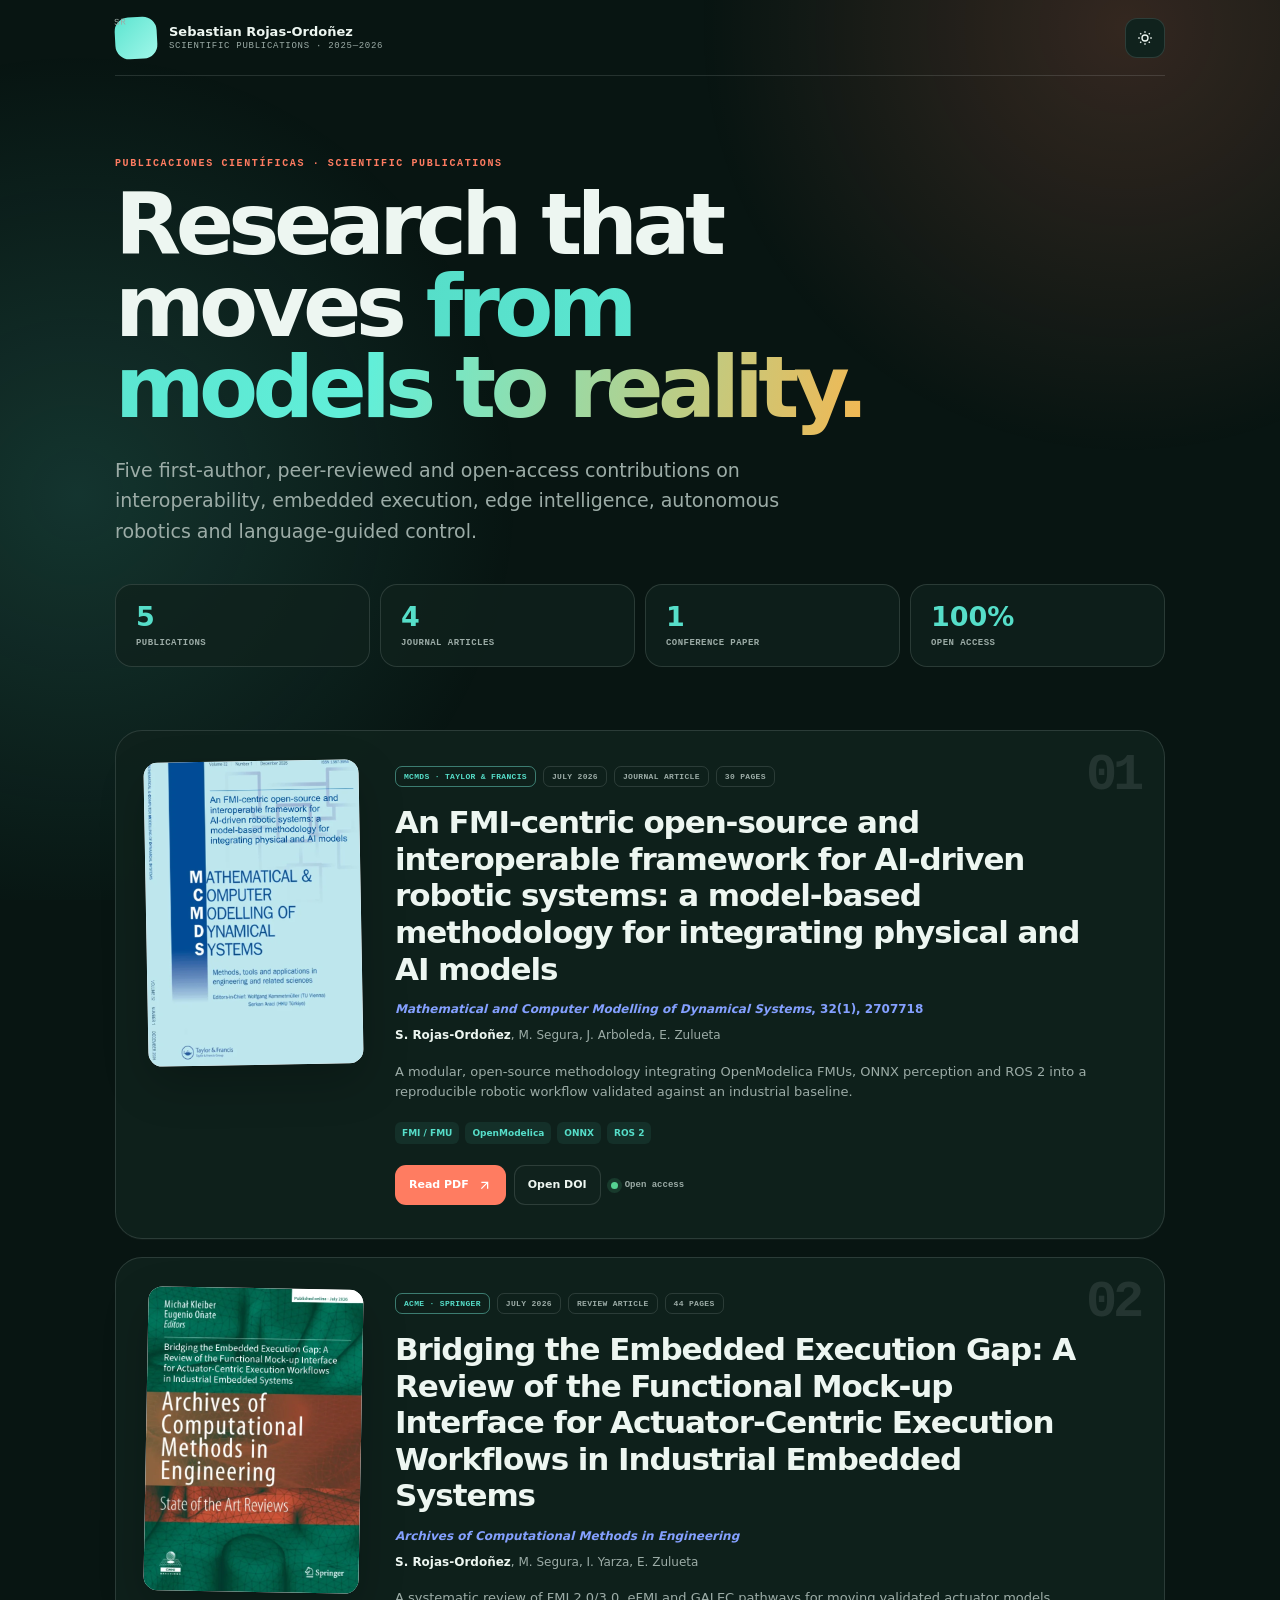
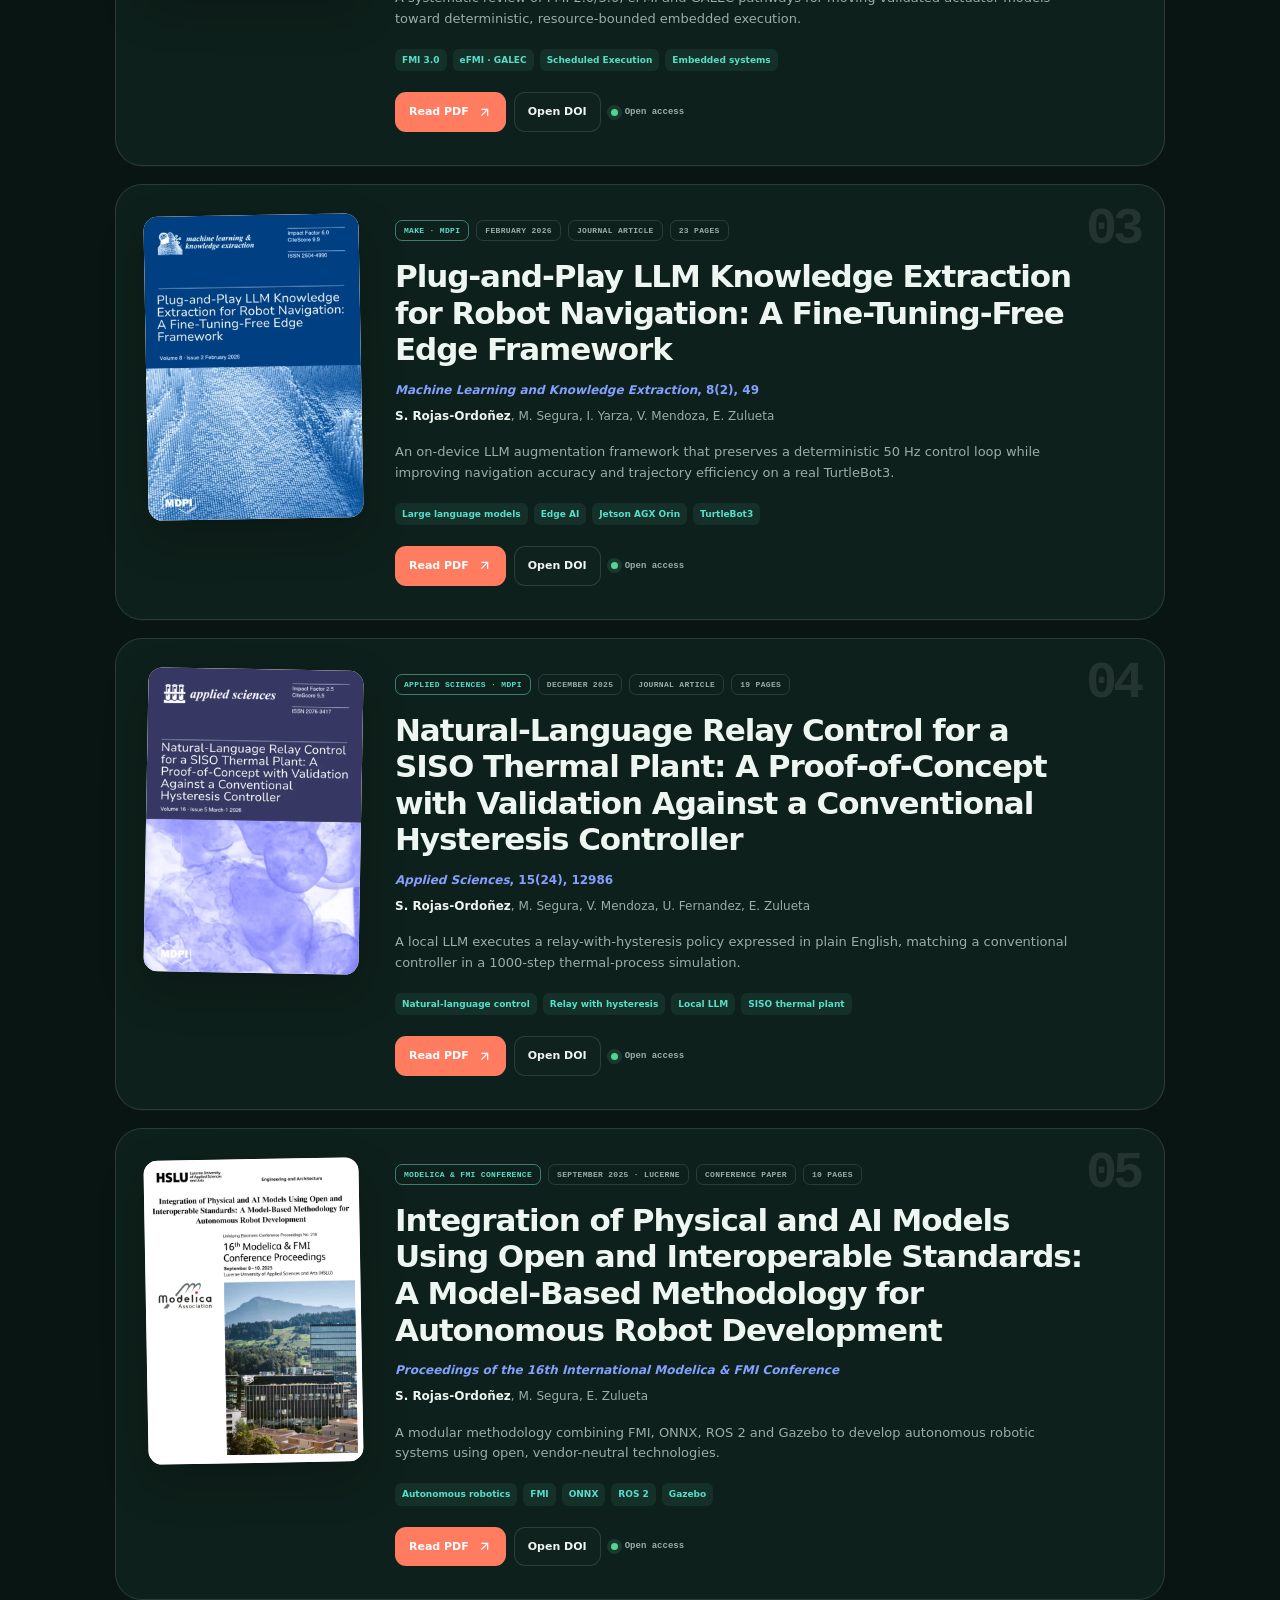
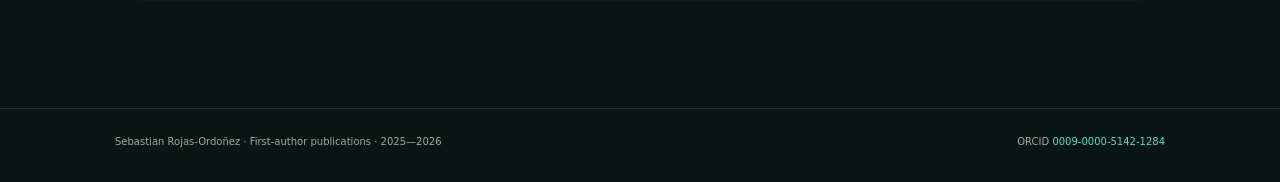
<file: publications/index.html>
<!doctype html>
<html lang="en" data-theme="dark">
<head>
  <meta charset="utf-8">
  <meta name="viewport" content="width=device-width,initial-scale=1">
  <meta name="robots" content="noindex,follow">
  <meta name="theme-color" content="#081512">
  <title>Publications · Sebastian Rojas-Ordoñez</title>
  <meta name="description" content="Five first-author, peer-reviewed publications by Sebastian Rojas-Ordoñez on FMI, embedded execution, edge AI, robotics and intelligent control.">
  <link rel="icon" href="data:image/svg+xml,%3Csvg xmlns='http://www.w3.org/2000/svg' viewBox='0 0 64 64'%3E%3Crect width='64' height='64' rx='18' fill='%2361efda'/%3E%3Ctext x='32' y='39' text-anchor='middle' font-family='Arial' font-size='22' font-weight='700' fill='%2306211c'%3ESR%3C/text%3E%3C/svg%3E">
  <style>
    :root{--bg:#f5f1e9;--ink:#14211e;--muted:#60706a;--surface:#fffdf8;--line:rgba(20,33,30,.14);--teal:#087f74;--coral:#e9664d;--amber:#e6a33b;--blue:#476bdb;--shadow:0 24px 70px rgba(27,43,38,.12)}
    html[data-theme="dark"]{--bg:#081512;--ink:#edf6f1;--muted:#9caca7;--surface:#10221d;--line:rgba(237,246,241,.13);--teal:#56dec9;--coral:#ff7c61;--amber:#f2b853;--blue:#84a0ff;--shadow:0 28px 80px rgba(0,0,0,.34)}
    *{box-sizing:border-box}html{scroll-behavior:smooth;color-scheme:light}html[data-theme="dark"]{color-scheme:dark}body{margin:0;min-width:320px;background:var(--bg);color:var(--ink);font-family:Inter,Manrope,ui-sans-serif,system-ui,-apple-system,"Segoe UI",sans-serif;line-height:1.6;-webkit-font-smoothing:antialiased}body::before{content:"";position:fixed;inset:0;pointer-events:none;z-index:-2;background:radial-gradient(circle at 88% 3%,color-mix(in srgb,var(--coral) 18%,transparent),transparent 30%),radial-gradient(circle at 6% 55%,color-mix(in srgb,var(--teal) 16%,transparent),transparent 34%)}a{color:inherit}.wrap{width:min(1050px,calc(100% - 40px));margin-inline:auto}.top{height:76px;display:flex;align-items:center;justify-content:space-between;border-bottom:1px solid var(--line)}.identity{display:flex;align-items:center;gap:12px}.mark{width:42px;height:42px;border-radius:14px;display:grid;place-items:center;background:linear-gradient(135deg,#5de4d0,#a0f7e9);color:#06211c;font-weight:850;font-size:12px;transform:rotate(-3deg)}.identity strong{display:block;font-size:13px;line-height:1.3}.identity span{display:block;color:var(--muted);font:500 9px ui-monospace,monospace;letter-spacing:.08em}.theme{width:40px;height:40px;border:1px solid var(--line);border-radius:12px;background:var(--surface);color:var(--ink);cursor:pointer;display:grid;place-items:center}.theme svg{width:18px;height:18px;fill:none;stroke:currentColor;stroke-width:1.8}
    .hero{padding:82px 0 58px}.eyebrow{color:var(--coral);font:700 10px ui-monospace,monospace;letter-spacing:.16em;text-transform:uppercase;margin:0 0 15px}.hero h1{font-size:clamp(46px,8vw,86px);line-height:.95;letter-spacing:-.065em;margin:0;max-width:850px}.hero h1 span{background:linear-gradient(100deg,var(--teal),#61efd9 48%,var(--amber));background-clip:text;color:transparent}.lead{max-width:690px;color:var(--muted);font-size:clamp(15px,2vw,19px);margin:26px 0 0}.stats{display:grid;grid-template-columns:repeat(4,1fr);gap:10px;margin-top:38px}.stat{padding:18px 20px;border:1px solid var(--line);border-radius:17px;background:color-mix(in srgb,var(--surface) 78%,transparent)}.stat strong{display:block;color:var(--teal);font-size:27px;line-height:1}.stat span{display:block;margin-top:8px;color:var(--muted);font:650 9px ui-monospace,monospace;letter-spacing:.05em;text-transform:uppercase}
    .list{list-style:none;margin:0;padding:5px 0 90px;counter-reset:papers}.paper{counter-increment:papers;display:grid;grid-template-columns:215px minmax(0,1fr);gap:34px;position:relative;padding:30px;margin-bottom:18px;border:1px solid var(--line);border-radius:27px;background:color-mix(in srgb,var(--surface) 92%,transparent);box-shadow:0 1px 0 rgba(255,255,255,.03);transition:transform .25s,border-color .25s,box-shadow .25s}.paper:hover{transform:translateY(-4px);border-color:color-mix(in srgb,var(--teal) 55%,var(--line));box-shadow:var(--shadow)}.paper::before{content:"0" counter(papers);position:absolute;right:24px;top:19px;color:color-mix(in srgb,var(--ink) 10%,transparent);font:800 52px/1 ui-monospace,monospace;letter-spacing:-.08em}.cover-link{align-self:start;position:relative;display:block;border-radius:14px;overflow:hidden;background:#fff;box-shadow:0 18px 45px rgba(0,0,0,.22);transform:rotate(-1deg);transition:transform .25s}.paper:nth-child(even) .cover-link{transform:rotate(1deg)}.paper:hover .cover-link{transform:rotate(0) scale(1.015)}.cover-link img{display:block;width:100%;height:auto;aspect-ratio:620/878;object-fit:cover}.cover-link::after{content:"OPEN PDF ↗";position:absolute;left:10px;bottom:10px;padding:6px 8px;border-radius:7px;background:rgba(7,21,18,.88);color:#fff;font:700 8px ui-monospace,monospace;letter-spacing:.07em;opacity:0;transform:translateY(5px);transition:.2s}.cover-link:hover::after{opacity:1;transform:none}.paper-main{position:relative;z-index:1;padding:5px 46px 3px 0}.meta{display:flex;gap:7px;flex-wrap:wrap;margin-bottom:17px}.pill{padding:5px 8px;border-radius:7px;border:1px solid var(--line);color:var(--muted);font:650 8px ui-monospace,monospace;letter-spacing:.04em;text-transform:uppercase}.pill.venue{border-color:color-mix(in srgb,var(--teal) 40%,var(--line));color:var(--teal)}.paper h2{font-size:clamp(21px,3vw,31px);line-height:1.18;letter-spacing:-.035em;margin:0 0 13px;max-width:690px}.paper h2 a{text-decoration:none}.paper h2 a:hover{color:var(--teal)}.citation{color:var(--blue);font-size:12px;font-weight:750;margin:0 0 7px}.authors{color:var(--muted);font-size:12px;margin:0 0 16px}.authors strong{color:var(--ink)}.summary{color:var(--muted);font-size:13px;max-width:700px;margin:0 0 19px}.keywords{display:flex;gap:6px;flex-wrap:wrap;margin-bottom:21px}.keyword{padding:4px 7px;border-radius:6px;background:color-mix(in srgb,var(--teal) 8%,transparent);color:var(--teal);font-size:9px;font-weight:700}.actions{display:flex;gap:8px;flex-wrap:wrap}.btn{display:inline-flex;align-items:center;gap:8px;padding:10px 13px;border-radius:11px;border:1px solid var(--line);text-decoration:none;font-size:11px;font-weight:800;transition:.2s}.btn:hover{transform:translateY(-2px)}.btn.pdf{background:var(--coral);border-color:transparent;color:#fff}.btn.doi{background:var(--surface)}.btn svg{width:15px;height:15px;fill:none;stroke:currentColor;stroke-width:2}.open{display:inline-flex;align-items:center;gap:7px;margin-left:2px;color:var(--muted);font:650 9px ui-monospace,monospace}.open::before{content:"";width:7px;height:7px;border-radius:50%;background:#55d392;box-shadow:0 0 0 4px color-mix(in srgb,#55d392 14%,transparent)}
    footer{border-top:1px solid var(--line);padding:25px 0 32px;color:var(--muted);font-size:10px}.foot{display:flex;justify-content:space-between;gap:20px}.foot a{color:var(--teal);text-decoration:none}
    @media(max-width:760px){.hero{padding-top:58px}.stats{grid-template-columns:1fr 1fr}.paper{grid-template-columns:120px 1fr;gap:20px;padding:20px}.paper-main{padding-right:0}.paper::before{font-size:34px;right:15px;top:13px}.paper h2{padding-right:28px}.cover-link::after{display:none}}
    @media(max-width:520px){.wrap{width:min(100% - 28px,1050px)}.top{height:68px}.identity span{display:none}.hero{padding:48px 0 40px}.hero h1{font-size:49px}.lead{font-size:14px}.stats{gap:7px;margin-top:28px}.stat{padding:14px}.stat strong{font-size:23px}.paper{grid-template-columns:82px minmax(0,1fr);gap:15px;padding:15px;border-radius:20px}.paper-main{padding-top:0}.paper h2{font-size:18px;padding-right:13px}.citation,.authors{font-size:10px}.summary{grid-column:1/-1;font-size:12px;margin-top:2px}.keywords{grid-column:1/-1}.actions{grid-column:1/-1}.btn{flex:1;justify-content:center}.pill{font-size:7px}.meta{margin-bottom:11px}.paper::before{display:none}.open{display:none}.foot{display:block}.foot span{display:block;margin-bottom:5px}}
    @media(prefers-reduced-motion:reduce){html{scroll-behavior:auto}.paper,.cover-link,.btn{transition:none!important}}
    @media print{.theme{display:none}.paper{break-inside:avoid;box-shadow:none}.cover-link{box-shadow:none}.hero{padding-top:35px}.list{padding-bottom:20px}}
  </style>
</head>
<body>
  <header class="wrap top">
    <div class="identity"><span class="mark">SR</span><div><strong>Sebastian Rojas-Ordoñez</strong><span>SCIENTIFIC PUBLICATIONS · 2025—2026</span></div></div>
    <button class="theme" id="theme" type="button" aria-label="Switch colour theme"><svg viewBox="0 0 24 24"><path d="M12 3v2m0 14v2M3 12h2m14 0h2M5.6 5.6 7 7m10 10 1.4 1.4M18.4 5.6 17 7M7 17l-1.4 1.4M16 12a4 4 0 1 1-8 0 4 4 0 0 1 8 0Z"/></svg></button>
  </header>

  <main class="wrap">
    <section class="hero">
      <p class="eyebrow">Publicaciones científicas · Scientific publications</p>
      <h1>Research that moves <span>from models to reality.</span></h1>
      <p class="lead">Five first-author, peer-reviewed and open-access contributions on interoperability, embedded execution, edge intelligence, autonomous robotics and language-guided control.</p>
      <div class="stats"><div class="stat"><strong>5</strong><span>Publications</span></div><div class="stat"><strong>4</strong><span>Journal articles</span></div><div class="stat"><strong>1</strong><span>Conference paper</span></div><div class="stat"><strong>100%</strong><span>Open access</span></div></div>
    </section>

    <ol class="list">
      <li class="paper">
        <a class="cover-link" href="../papers/2026-mcmds-fmi-centric-framework.pdf" target="_blank" rel="noopener" aria-label="Open PDF: An FMI-centric open-source and interoperable framework"><img src="../assets/papers/2026-mcmds-fmi-centric-framework.webp" width="620" height="935" alt="First page of the MCMDS publication" loading="eager"></a>
        <div class="paper-main"><div class="meta"><span class="pill venue">MCMDS · Taylor &amp; Francis</span><span class="pill">July 2026</span><span class="pill">Journal article</span><span class="pill">30 pages</span></div><h2><a href="https://doi.org/10.1080/13873954.2026.2707718" target="_blank" rel="noopener">An FMI-centric open-source and interoperable framework for AI-driven robotic systems: a model-based methodology for integrating physical and AI models</a></h2><p class="citation"><em>Mathematical and Computer Modelling of Dynamical Systems</em>, 32(1), 2707718</p><p class="authors"><strong>S. Rojas-Ordoñez</strong>, M. Segura, J. Arboleda, E. Zulueta</p><p class="summary">A modular, open-source methodology integrating OpenModelica FMUs, ONNX perception and ROS 2 into a reproducible robotic workflow validated against an industrial baseline.</p><div class="keywords"><span class="keyword">FMI / FMU</span><span class="keyword">OpenModelica</span><span class="keyword">ONNX</span><span class="keyword">ROS 2</span></div><div class="actions"><a class="btn pdf" href="../papers/2026-mcmds-fmi-centric-framework.pdf" target="_blank" rel="noopener">Read PDF <svg viewBox="0 0 24 24"><path d="M7 17 17 7M7 7h10v10"/></svg></a><a class="btn doi" href="https://doi.org/10.1080/13873954.2026.2707718" target="_blank" rel="noopener">Open DOI</a><span class="open">Open access</span></div></div>
      </li>

      <li class="paper">
        <a class="cover-link" href="../papers/2026-acme-bridging-the-embedded-execution-gap.pdf" target="_blank" rel="noopener" aria-label="Open PDF: Bridging the Embedded Execution Gap"><img src="../assets/papers/2026-acme-bridging-the-embedded-execution-gap.webp" width="620" height="824" alt="First page of the ACME publication" loading="lazy"></a>
        <div class="paper-main"><div class="meta"><span class="pill venue">ACME · Springer</span><span class="pill">July 2026</span><span class="pill">Review article</span><span class="pill">44 pages</span></div><h2><a href="https://doi.org/10.1007/s11831-026-10715-3" target="_blank" rel="noopener">Bridging the Embedded Execution Gap: A Review of the Functional Mock-up Interface for Actuator-Centric Execution Workflows in Industrial Embedded Systems</a></h2><p class="citation"><em>Archives of Computational Methods in Engineering</em></p><p class="authors"><strong>S. Rojas-Ordoñez</strong>, M. Segura, I. Yarza, E. Zulueta</p><p class="summary">A systematic review of FMI 2.0/3.0, eFMI and GALEC pathways for moving validated actuator models toward deterministic, resource-bounded embedded execution.</p><div class="keywords"><span class="keyword">FMI 3.0</span><span class="keyword">eFMI · GALEC</span><span class="keyword">Scheduled Execution</span><span class="keyword">Embedded systems</span></div><div class="actions"><a class="btn pdf" href="../papers/2026-acme-bridging-the-embedded-execution-gap.pdf" target="_blank" rel="noopener">Read PDF <svg viewBox="0 0 24 24"><path d="M7 17 17 7M7 7h10v10"/></svg></a><a class="btn doi" href="https://doi.org/10.1007/s11831-026-10715-3" target="_blank" rel="noopener">Open DOI</a><span class="open">Open access</span></div></div>
      </li>

      <li class="paper">
        <a class="cover-link" href="../papers/2026-make-plug-and-play-llm-navigation.pdf" target="_blank" rel="noopener" aria-label="Open PDF: Plug-and-Play LLM Knowledge Extraction for Robot Navigation"><img src="../assets/papers/2026-make-plug-and-play-llm-navigation.webp" width="620" height="878" alt="First page of the MAKE publication" loading="lazy"></a>
        <div class="paper-main"><div class="meta"><span class="pill venue">MAKE · MDPI</span><span class="pill">February 2026</span><span class="pill">Journal article</span><span class="pill">23 pages</span></div><h2><a href="https://doi.org/10.3390/make8020049" target="_blank" rel="noopener">Plug-and-Play LLM Knowledge Extraction for Robot Navigation: A Fine-Tuning-Free Edge Framework</a></h2><p class="citation"><em>Machine Learning and Knowledge Extraction</em>, 8(2), 49</p><p class="authors"><strong>S. Rojas-Ordoñez</strong>, M. Segura, I. Yarza, V. Mendoza, E. Zulueta</p><p class="summary">An on-device LLM augmentation framework that preserves a deterministic 50 Hz control loop while improving navigation accuracy and trajectory efficiency on a real TurtleBot3.</p><div class="keywords"><span class="keyword">Large language models</span><span class="keyword">Edge AI</span><span class="keyword">Jetson AGX Orin</span><span class="keyword">TurtleBot3</span></div><div class="actions"><a class="btn pdf" href="../papers/2026-make-plug-and-play-llm-navigation.pdf" target="_blank" rel="noopener">Read PDF <svg viewBox="0 0 24 24"><path d="M7 17 17 7M7 7h10v10"/></svg></a><a class="btn doi" href="https://doi.org/10.3390/make8020049" target="_blank" rel="noopener">Open DOI</a><span class="open">Open access</span></div></div>
      </li>

      <li class="paper">
        <a class="cover-link" href="../papers/2025-applsci-natural-language-relay-control.pdf" target="_blank" rel="noopener" aria-label="Open PDF: Natural-Language Relay Control for a SISO Thermal Plant"><img src="../assets/papers/2025-applsci-natural-language-relay-control.webp" width="620" height="878" alt="First page of the Applied Sciences publication" loading="lazy"></a>
        <div class="paper-main"><div class="meta"><span class="pill venue">Applied Sciences · MDPI</span><span class="pill">December 2025</span><span class="pill">Journal article</span><span class="pill">19 pages</span></div><h2><a href="https://doi.org/10.3390/app152412986" target="_blank" rel="noopener">Natural-Language Relay Control for a SISO Thermal Plant: A Proof-of-Concept with Validation Against a Conventional Hysteresis Controller</a></h2><p class="citation"><em>Applied Sciences</em>, 15(24), 12986</p><p class="authors"><strong>S. Rojas-Ordoñez</strong>, M. Segura, V. Mendoza, U. Fernandez, E. Zulueta</p><p class="summary">A local LLM executes a relay-with-hysteresis policy expressed in plain English, matching a conventional controller in a 1000-step thermal-process simulation.</p><div class="keywords"><span class="keyword">Natural-language control</span><span class="keyword">Relay with hysteresis</span><span class="keyword">Local LLM</span><span class="keyword">SISO thermal plant</span></div><div class="actions"><a class="btn pdf" href="../papers/2025-applsci-natural-language-relay-control.pdf" target="_blank" rel="noopener">Read PDF <svg viewBox="0 0 24 24"><path d="M7 17 17 7M7 7h10v10"/></svg></a><a class="btn doi" href="https://doi.org/10.3390/app152412986" target="_blank" rel="noopener">Open DOI</a><span class="open">Open access</span></div></div>
      </li>

      <li class="paper">
        <a class="cover-link" href="../papers/2025-modelica-fmi-conference-open-standards.pdf" target="_blank" rel="noopener" aria-label="Open PDF: Integration of Physical and AI Models Using Open and Interoperable Standards"><img src="../assets/papers/2025-modelica-fmi-conference-open-standards.webp" width="620" height="878" alt="First page of the Modelica and FMI Conference publication" loading="lazy"></a>
        <div class="paper-main"><div class="meta"><span class="pill venue">Modelica &amp; FMI Conference</span><span class="pill">September 2025 · Lucerne</span><span class="pill">Conference paper</span><span class="pill">10 pages</span></div><h2><a href="https://doi.org/10.3384/ecp218479" target="_blank" rel="noopener">Integration of Physical and AI Models Using Open and Interoperable Standards: A Model-Based Methodology for Autonomous Robot Development</a></h2><p class="citation"><em>Proceedings of the 16th International Modelica &amp; FMI Conference</em></p><p class="authors"><strong>S. Rojas-Ordoñez</strong>, M. Segura, E. Zulueta</p><p class="summary">A modular methodology combining FMI, ONNX, ROS 2 and Gazebo to develop autonomous robotic systems using open, vendor-neutral technologies.</p><div class="keywords"><span class="keyword">Autonomous robotics</span><span class="keyword">FMI</span><span class="keyword">ONNX</span><span class="keyword">ROS 2</span><span class="keyword">Gazebo</span></div><div class="actions"><a class="btn pdf" href="../papers/2025-modelica-fmi-conference-open-standards.pdf" target="_blank" rel="noopener">Read PDF <svg viewBox="0 0 24 24"><path d="M7 17 17 7M7 7h10v10"/></svg></a><a class="btn doi" href="https://doi.org/10.3384/ecp218479" target="_blank" rel="noopener">Open DOI</a><span class="open">Open access</span></div></div>
      </li>
    </ol>
  </main>

  <footer><div class="wrap foot"><span>Sebastian Rojas-Ordoñez · First-author publications · 2025—2026</span><span>ORCID <a href="https://orcid.org/0009-0000-5142-1284" target="_blank" rel="me noopener">0009-0000-5142-1284</a></span></div></footer>
  <script>const root=document.documentElement,button=document.getElementById('theme');root.dataset.theme=localStorage.getItem('publications-theme')||'dark';button.addEventListener('click',()=>{root.dataset.theme=root.dataset.theme==='dark'?'light':'dark';localStorage.setItem('publications-theme',root.dataset.theme)});</script>
</body>
</html>
</file>
<file: assets/css/main.css>
/* ==========================================================================
   Sebastian Rojas-Ordoñez — portfolio
   Plain CSS, no build step. Sections follow the page order in index.html.
   ========================================================================== */

/* ---------- 1. Design tokens ---------- */
:root {
  --bg: #f6f3ed;
  --bg-2: #ece6db;
  --surface: rgba(255, 255, 255, .66);
  --surface-2: #fffdf9;
  --surface-solid: #fbf9f5;
  --ink: #0f1f1b;
  --ink-2: #2e3d39;
  --muted: #55635e;
  --line: rgba(15, 31, 27, .11);
  --line-2: rgba(15, 31, 27, .2);
  --hover: rgba(15, 31, 27, .05);
  --grid: rgba(15, 31, 27, .05);

  --teal: #03695f;
  --teal-vivid: #0fbfac;
  --coral: #b33b25;
  --coral-vivid: #ef6a4f;
  --coral-soft: rgba(239, 106, 79, .12);
  --amber: #875609;
  --amber-vivid: #f0b048;
  --amber-soft: rgba(240, 176, 72, .2);
  --green: #17704a;
  --green-vivid: #2fbf7a;
  --green-soft: rgba(47, 191, 122, .14);

  --primary: #03695f;
  --primary-hover: #025249;
  --on-primary: #ffffff;
  --primary-shadow: rgba(3, 105, 95, .24);
  --primary-soft: rgba(15, 191, 172, .1);
  --icon-bg: rgba(15, 191, 172, .12);
  --tag-bg: rgba(255, 255, 255, .6);
  --ptag-bg: rgba(15, 31, 27, .06);
  --spot: rgba(15, 191, 172, .1);
  --focus: #c77d0a;
  --selection: rgba(15, 191, 172, .25);
  --grad-a: #04756a;
  --grad-b: #a35f0a;

  --shadow-sm: 0 1px 2px rgba(15, 31, 27, .04), 0 10px 30px rgba(15, 31, 27, .05);
  --shadow: 0 30px 80px rgba(33, 49, 44, .14);
  --shadow-nav: 0 14px 40px rgba(15, 31, 27, .1);
  --shadow-cover: 0 18px 40px rgba(15, 31, 27, .18), 0 2px 6px rgba(15, 31, 27, .08);
  --blob-opacity: .16;

  --font-display: 'Space Grotesk', ui-sans-serif, system-ui, sans-serif;
  --font-body: 'Manrope', ui-sans-serif, system-ui, -apple-system, 'Segoe UI', sans-serif;
  --font-mono: 'DM Mono', ui-monospace, 'Cascadia Mono', Menlo, Consolas, monospace;
  --font-serif: 'Source Serif 4', Georgia, 'Times New Roman', serif;

  --wrap: 1200px;
  --gutter: clamp(16px, 4vw, 40px);
  --nav-h: 66px;
  --radius-sm: 10px;
  --radius: 18px;
  --radius-lg: 24px;
  --radius-xl: 34px;
  --ease: cubic-bezier(.2, .8, .2, 1);
  color-scheme: light;
}

@media (prefers-color-scheme: dark) {
  :root:not([data-theme="light"]) {
    --bg: #07120f; --bg-2: #0b1915; --surface: rgba(22, 44, 38, .55); --surface-2: #0f221d; --surface-solid: #0d1d19;
    --ink: #ebf4ef; --ink-2: #c4d2cc; --muted: #93a59f; --line: rgba(221, 243, 234, .1); --line-2: rgba(221, 243, 234, .2);
    --hover: rgba(221, 243, 234, .06); --grid: rgba(221, 243, 234, .045);
    --teal: #4fdfcb; --teal-vivid: #62f0db; --coral: #ff8a6f; --coral-vivid: #ff7a5c; --coral-soft: rgba(255, 122, 92, .14);
    --amber: #f2bb5a; --amber-vivid: #f4bb59; --amber-soft: rgba(242, 187, 90, .14); --green: #6ad8a2; --green-vivid: #4ee08a; --green-soft: rgba(106, 216, 162, .14);
    --primary: #62f0db; --primary-hover: #8ff7e7; --on-primary: #04201b; --primary-shadow: rgba(98, 240, 219, .16); --primary-soft: rgba(98, 240, 219, .08);
    --icon-bg: rgba(98, 240, 219, .1); --tag-bg: rgba(255, 255, 255, .03); --ptag-bg: rgba(221, 243, 234, .08); --spot: rgba(98, 240, 219, .08);
    --focus: #f4bb59; --selection: rgba(98, 240, 219, .3); --grad-a: #62f0db; --grad-b: #f4bb59;
    --shadow-sm: 0 1px 2px rgba(0, 0, 0, .2), 0 12px 32px rgba(0, 0, 0, .18); --shadow: 0 34px 100px rgba(0, 0, 0, .45);
    --shadow-nav: 0 14px 40px rgba(0, 0, 0, .35); --shadow-cover: 0 20px 44px rgba(0, 0, 0, .5), 0 2px 6px rgba(0, 0, 0, .3); --blob-opacity: .13;
    color-scheme: dark;
  }
}

:root[data-theme="dark"] {
  --bg: #07120f; --bg-2: #0b1915; --surface: rgba(22, 44, 38, .55); --surface-2: #0f221d; --surface-solid: #0d1d19;
  --ink: #ebf4ef; --ink-2: #c4d2cc; --muted: #93a59f; --line: rgba(221, 243, 234, .1); --line-2: rgba(221, 243, 234, .2);
  --hover: rgba(221, 243, 234, .06); --grid: rgba(221, 243, 234, .045);
  --teal: #4fdfcb; --teal-vivid: #62f0db; --coral: #ff8a6f; --coral-vivid: #ff7a5c; --coral-soft: rgba(255, 122, 92, .14);
  --amber: #f2bb5a; --amber-vivid: #f4bb59; --amber-soft: rgba(242, 187, 90, .14); --green: #6ad8a2; --green-vivid: #4ee08a; --green-soft: rgba(106, 216, 162, .14);
  --primary: #62f0db; --primary-hover: #8ff7e7; --on-primary: #04201b; --primary-shadow: rgba(98, 240, 219, .16); --primary-soft: rgba(98, 240, 219, .08);
  --icon-bg: rgba(98, 240, 219, .1); --tag-bg: rgba(255, 255, 255, .03); --ptag-bg: rgba(221, 243, 234, .08); --spot: rgba(98, 240, 219, .08);
  --focus: #f4bb59; --selection: rgba(98, 240, 219, .3); --grad-a: #62f0db; --grad-b: #f4bb59;
  --shadow-sm: 0 1px 2px rgba(0, 0, 0, .2), 0 12px 32px rgba(0, 0, 0, .18); --shadow: 0 34px 100px rgba(0, 0, 0, .45);
  --shadow-nav: 0 14px 40px rgba(0, 0, 0, .35); --shadow-cover: 0 20px 44px rgba(0, 0, 0, .5), 0 2px 6px rgba(0, 0, 0, .3); --blob-opacity: .13;
  color-scheme: dark;
}

/* ---------- 1b. A personality per tab ----------
   Each tab redefines the tokens (light and dark). :root[data-view] lets the header, footer and page
   background follow the open tab; the .p-* classes also dress the Home preview cards. */
:root {
  --grain: url("data:image/svg+xml,%3Csvg xmlns='http://www.w3.org/2000/svg' width='180' height='180'%3E%3Cfilter id='n'%3E%3CfeTurbulence type='fractalNoise' baseFrequency='.85' numOctaves='3' stitchTiles='stitch'/%3E%3CfeColorMatrix values='0 0 0 0 .42 0 0 0 0 .3 0 0 0 0 .14 0 0 0 .16 0'/%3E%3C/filter%3E%3Crect width='100%25' height='100%25' filter='url(%23n)'/%3E%3C/svg%3E");
  --topo: url("data:image/svg+xml,%3Csvg xmlns='http://www.w3.org/2000/svg' width='640' height='640' viewBox='0 0 640 640' fill='none' stroke='%236f7f74' stroke-opacity='.19' stroke-width='1.1'%3E%3Cpath d='M98 316c26-104 170-150 262-102 94 48 120 170 52 238-66 66-206 76-276 20-50-40-56-96-38-156z'/%3E%3Cpath d='M144 320c18-72 118-104 182-70 64 34 82 118 36 166-46 46-142 52-190 14-34-28-40-66-28-110z'/%3E%3Cpath d='M190 324c12-42 70-60 106-40 36 20 46 68 20 96-26 26-82 30-110 8-20-16-24-38-16-64z'/%3E%3Cpath d='M234 326c6-16 28-24 42-16 14 8 18 26 8 38-10 10-32 12-44 4-8-6-10-14-6-26z'/%3E%3Cpath d='M-10 92c70 18 120-26 196-14 86 14 120 74 214 64 92-10 150-70 250-40'/%3E%3Cpath d='M-10 122c74 16 124-22 198-10 88 14 124 70 214 62 90-8 148-62 248-36'/%3E%3Cpath d='M-10 548c96-40 150 8 236-12 90-20 128-90 222-80 86 10 120 70 202 60'/%3E%3Cpath d='M-10 580c100-36 152 6 240-12 88-18 126-82 220-74 84 8 118 64 200 56'/%3E%3Cpath d='M486 330c40-70 130-70 164-20M512 336c26-40 84-40 104-10'/%3E%3C/svg%3E");
}

@supports (color: light-dark(#000, #fff)) {
  /* Research: the library — warm paper, ink and gold */
  :root[data-view="research"], .p-research {
    --bg: light-dark(#f4eee2, #15110b); --bg-2: light-dark(#e9e1d1, #1c170f);
    --surface: light-dark(rgba(255, 251, 242, .86), rgba(36, 29, 20, .8)); --surface-2: light-dark(#fffdf7, #241e15); --surface-solid: light-dark(#faf4e8, #1a150e);
    --ink: light-dark(#21190f, #f4ebdb); --ink-2: light-dark(#3d3223, #dccfb8); --muted: light-dark(#685a46, #b1a38c);
    --line: light-dark(rgba(70, 48, 18, .15), rgba(244, 235, 219, .12)); --line-2: light-dark(rgba(70, 48, 18, .3), rgba(244, 235, 219, .24));
    --hover: light-dark(rgba(70, 48, 18, .06), rgba(244, 235, 219, .06)); --grid: light-dark(rgba(70, 48, 18, .05), rgba(244, 235, 219, .04));
    --teal: light-dark(#85570a, #e6b862); --teal-vivid: light-dark(#d39b2f, #f0c674);
    --coral: light-dark(#9b3b1c, #f09a72); --coral-vivid: light-dark(#d0643a, #ff9a6b); --coral-soft: light-dark(rgba(208, 100, 58, .12), rgba(255, 154, 107, .14));
    --amber: light-dark(#85570a, #f0c674); --amber-vivid: light-dark(#d39b2f, #f0c674); --amber-soft: light-dark(rgba(211, 155, 47, .18), rgba(240, 198, 116, .14));
    --primary: light-dark(#2a2014, #ecc77c); --primary-hover: light-dark(#120d07, #f5d79a); --on-primary: light-dark(#fff8ea, #1c1508);
    --primary-shadow: light-dark(rgba(42, 32, 20, .22), rgba(236, 199, 124, .14)); --primary-soft: light-dark(rgba(211, 155, 47, .12), rgba(236, 199, 124, .08));
    --icon-bg: light-dark(rgba(211, 155, 47, .15), rgba(236, 199, 124, .1)); --tag-bg: light-dark(rgba(255, 250, 240, .7), rgba(255, 255, 255, .03));
    --ptag-bg: light-dark(rgba(70, 48, 18, .07), rgba(244, 235, 219, .08)); --spot: light-dark(rgba(211, 155, 47, .1), rgba(236, 199, 124, .07));
    --focus: light-dark(#b4441f, #f0c674); --selection: light-dark(rgba(211, 155, 47, .28), rgba(240, 198, 116, .3));
    --grad-a: light-dark(#85570a, #f0c674); --grad-b: light-dark(#9b3b1c, #ff9a6b);
    --shadow-sm: 0 1px 0 light-dark(rgba(70, 48, 18, .06), rgba(0, 0, 0, .3)); --shadow-nav: 0 14px 40px light-dark(rgba(60, 40, 10, .12), rgba(0, 0, 0, .4));
    --radius-sm: 6px; --radius: 8px; --radius-lg: 10px; --radius-xl: 14px;
  }

  /* Engineering: the blueprint — technical blue, square corners, orange annotations */
  :root[data-view="engineering"], .p-engineering {
    --bg: light-dark(#edf3fa, #0a182b); --bg-2: light-dark(#e1eaf5, #0e2036);
    --surface: light-dark(rgba(255, 255, 255, .86), rgba(14, 36, 62, .8)); --surface-2: light-dark(#ffffff, #10294a); --surface-solid: light-dark(#f6f9fd, #0d2340);
    --ink: light-dark(#0b1c31, #e7f1ff); --ink-2: light-dark(#1f3450, #c3d5ec); --muted: light-dark(#4a5d76, #90a8c6);
    --line: light-dark(rgba(16, 70, 140, .16), rgba(120, 180, 255, .18)); --line-2: light-dark(rgba(16, 70, 140, .3), rgba(120, 180, 255, .34));
    --hover: light-dark(rgba(16, 70, 140, .06), rgba(120, 180, 255, .07)); --grid: light-dark(rgba(16, 90, 180, .075), rgba(120, 180, 255, .075));
    --teal: light-dark(#0a5bb0, #6cc7ff); --teal-vivid: light-dark(#2d8cf0, #7dd3ff);
    --coral: light-dark(#b8430f, #ffab73); --coral-vivid: light-dark(#f0722e, #ff9a55); --coral-soft: light-dark(rgba(240, 114, 46, .12), rgba(255, 154, 85, .14));
    --amber: light-dark(#8a5a06, #f5c46b); --amber-vivid: light-dark(#f0b048, #f5c46b); --amber-soft: light-dark(rgba(240, 176, 72, .2), rgba(245, 196, 107, .14));
    --primary: light-dark(#0a5bb0, #6cc7ff); --primary-hover: light-dark(#084a90, #9ad8ff); --on-primary: light-dark(#ffffff, #04162b);
    --primary-shadow: light-dark(rgba(10, 91, 176, .25), rgba(108, 199, 255, .16)); --primary-soft: light-dark(rgba(45, 140, 240, .1), rgba(108, 199, 255, .08));
    --icon-bg: light-dark(rgba(45, 140, 240, .12), rgba(108, 199, 255, .1)); --tag-bg: light-dark(rgba(255, 255, 255, .7), rgba(255, 255, 255, .03));
    --ptag-bg: light-dark(rgba(16, 70, 140, .07), rgba(120, 180, 255, .08)); --spot: light-dark(rgba(45, 140, 240, .1), rgba(108, 199, 255, .08));
    --focus: light-dark(#f0722e, #ffab73); --selection: light-dark(rgba(45, 140, 240, .25), rgba(108, 199, 255, .3));
    --grad-a: light-dark(#0a5bb0, #6cc7ff); --grad-b: light-dark(#b8430f, #ffab73);
    --shadow-sm: 0 1px 0 light-dark(rgba(16, 70, 140, .06), rgba(0, 0, 0, .25)); --shadow-nav: 0 14px 40px light-dark(rgba(10, 40, 90, .12), rgba(0, 0, 0, .45));
    --radius-sm: 4px; --radius: 4px; --radius-lg: 4px; --radius-xl: 6px;
  }

  /* Background: the journey map — map paper, forest green and a terracotta route */
  :root[data-view="background"], .p-background {
    --bg: light-dark(#f1f0e8, #0f1512); --bg-2: light-dark(#e5e4d8, #151d19);
    --surface: light-dark(rgba(255, 255, 250, .84), rgba(26, 38, 32, .8)); --surface-2: light-dark(#fffffa, #18241e); --surface-solid: light-dark(#f8f7f0, #141e19);
    --ink: light-dark(#17221b, #eaf1eb); --ink-2: light-dark(#2d3a31, #c8d4cb); --muted: light-dark(#56635a, #94a499);
    --line: light-dark(rgba(40, 60, 45, .15), rgba(220, 240, 226, .12)); --line-2: light-dark(rgba(40, 60, 45, .28), rgba(220, 240, 226, .24));
    --hover: light-dark(rgba(40, 60, 45, .06), rgba(220, 240, 226, .06)); --grid: light-dark(rgba(40, 60, 45, .06), rgba(220, 240, 226, .05));
    --teal: light-dark(#1d6a4e, #74d6a8); --teal-vivid: light-dark(#33b07c, #7fe0b0);
    --coral: light-dark(#ad3f1b, #ff9c74); --coral-vivid: light-dark(#e2643a, #ff8a5c); --coral-soft: light-dark(rgba(226, 100, 58, .13), rgba(255, 138, 92, .15));
    --primary: light-dark(#1d6a4e, #74d6a8); --primary-hover: light-dark(#155039, #9ae6bf); --on-primary: light-dark(#ffffff, #06231a);
    --primary-shadow: light-dark(rgba(29, 106, 78, .24), rgba(116, 214, 168, .16)); --primary-soft: light-dark(rgba(51, 176, 124, .1), rgba(116, 214, 168, .08));
    --icon-bg: light-dark(rgba(51, 176, 124, .13), rgba(116, 214, 168, .1)); --tag-bg: light-dark(rgba(255, 255, 250, .7), rgba(255, 255, 255, .03));
    --ptag-bg: light-dark(rgba(40, 60, 45, .07), rgba(220, 240, 226, .08)); --spot: light-dark(rgba(226, 100, 58, .08), rgba(255, 138, 92, .07));
    --focus: light-dark(#e2643a, #ff9c74); --selection: light-dark(rgba(226, 100, 58, .22), rgba(255, 138, 92, .28));
    --grad-a: light-dark(#1d6a4e, #74d6a8); --grad-b: light-dark(#ad3f1b, #ff9c74);
  }
}

/* Contact: let's talk — white on a warm gradient, the same in both themes */
:root[data-view="contact"], .p-contact {
  --bg: #6e2347; --bg-2: #5c1f3d; --surface: rgba(255, 255, 255, .1); --surface-2: rgba(255, 255, 255, .14); --surface-solid: #6e2347;
  --ink: #ffffff; --ink-2: rgba(255, 255, 255, .94); --muted: rgba(255, 255, 255, .86);
  --line: rgba(255, 255, 255, .24); --line-2: rgba(255, 255, 255, .4); --hover: rgba(255, 255, 255, .1); --grid: rgba(255, 255, 255, .06);
  --teal: #ffd29a; --teal-vivid: #ffd29a; --coral: #ffe2d6; --coral-vivid: #ffb59a; --amber-vivid: #ffd29a;
  --primary: #ffffff; --primary-hover: #fff1ec; --on-primary: #8c2a45; --primary-shadow: rgba(40, 0, 20, .3); --primary-soft: rgba(255, 255, 255, .12);
  --icon-bg: rgba(255, 255, 255, .14); --tag-bg: rgba(255, 255, 255, .1); --ptag-bg: rgba(255, 255, 255, .12); --spot: rgba(255, 255, 255, .1);
  --focus: #ffe08a; --selection: rgba(255, 255, 255, .3); --shadow-nav: 0 14px 40px rgba(30, 0, 15, .35);
}

/* ---------- 2. Base ---------- */
*, *::before, *::after { box-sizing: border-box; }
html { -webkit-text-size-adjust: 100%; text-size-adjust: 100%; scroll-behavior: smooth; scroll-padding-top: 92px; }
body {
  margin: 0; min-width: 320px; background: var(--bg); color: var(--ink-2);
  font: 400 16px/1.65 var(--font-body); -webkit-font-smoothing: antialiased; -moz-osx-font-smoothing: grayscale;
  overflow-x: clip; transition: background-color .3s ease;
}
main { overflow-x: clip; } /* body's clip only reaches the viewport; this keeps decorations such as the portrait orbit from widening the page on phones */
img, svg, video, iframe { display: block; max-width: 100%; }
img { height: auto; }
a { color: inherit; text-decoration: none; }
button { font: inherit; color: inherit; }
h1, h2, h3, h4, p, ul, ol, dl, dd, figure { margin: 0; }
ul, ol { padding: 0; list-style: none; }
em { font-style: italic; }
:focus-visible { outline: 3px solid var(--focus); outline-offset: 3px; border-radius: 6px; }
::selection { background: var(--selection); color: var(--ink); }

/* Content stays hidden for a moment while Spanish is swapped in (failsafe after 1.2 s). */
.lang-pending body { opacity: 0; animation: lang-failsafe 0s linear 1.2s forwards; }
@keyframes lang-failsafe { to { opacity: 1; } }

/* ---------- 3. Utilities ---------- */
.wrap { width: min(var(--wrap), 100% - 2 * var(--gutter)); margin-inline: auto; }
.sprite { position: absolute; width: 0; height: 0; overflow: hidden; }
.icon { width: 1.15em; height: 1.15em; flex: none; fill: none; stroke: currentColor; stroke-width: 1.8; stroke-linecap: round; stroke-linejoin: round; }
.flag { width: 1.35em; height: .9em; flex: none; border-radius: 2px; box-shadow: 0 0 0 1px var(--line-2); }
.nowrap { white-space: nowrap; }
.sr-only { position: absolute !important; width: 1px; height: 1px; padding: 0; margin: -1px; overflow: hidden; clip: rect(0 0 0 0); white-space: nowrap; border: 0; }
.skip-link {
  position: fixed; left: 16px; top: -80px; z-index: 300; padding: 10px 16px; border-radius: 12px;
  background: var(--ink); color: var(--bg); font-weight: 700; transition: top .2s;
}
.skip-link:focus { top: 14px; }

/* ---------- 4. Ambient background & scroll progress ---------- */
.backdrop { position: fixed; inset: 0; z-index: -1; pointer-events: none; overflow: hidden; }
.backdrop::before {
  content: ""; position: absolute; inset: 0;
  background-image: linear-gradient(var(--grid) 1px, transparent 1px), linear-gradient(90deg, var(--grid) 1px, transparent 1px);
  background-size: 64px 64px;
  -webkit-mask-image: radial-gradient(ellipse 85% 65% at 50% 0%, #000 25%, transparent 75%);
  mask-image: radial-gradient(ellipse 85% 65% at 50% 0%, #000 25%, transparent 75%);
}
.blob { position: absolute; border-radius: 50%; filter: blur(90px); opacity: var(--blob-opacity); animation: drift 18s ease-in-out infinite alternate; }
.blob-a { width: min(620px, 70vw); aspect-ratio: 1; background: var(--coral-vivid); top: -240px; right: -200px; }
.blob-b { width: min(520px, 60vw); aspect-ratio: 1; background: var(--teal-vivid); top: 40%; left: -260px; animation-delay: -9s; }
@keyframes drift { to { transform: translate3d(40px, 50px, 0) scale(1.08); } }

.scroll-progress { position: fixed; top: 0; left: 0; right: 0; z-index: 210; height: 3px; pointer-events: none; }
.scroll-progress span {
  display: block; height: 100%; transform-origin: 0 50%; transform: scaleX(var(--progress, 0));
  background: linear-gradient(90deg, var(--teal-vivid), var(--amber-vivid), var(--coral-vivid));
}

/* ---------- 5. Header & navigation ---------- */
.site-header { position: fixed; top: 12px; left: 0; right: 0; z-index: 100; pointer-events: none; }
.nav-shell {
  position: relative; pointer-events: auto; width: min(var(--wrap), 100% - 24px); height: var(--nav-h); margin-inline: auto;
  display: grid; grid-template-columns: minmax(0, 1fr) auto minmax(0, 1fr); align-items: center; gap: 16px; padding: 0 10px 0 12px;
  border: 1px solid var(--line); border-radius: 20px;
  background: color-mix(in srgb, var(--bg) 80%, transparent);
  -webkit-backdrop-filter: blur(18px) saturate(150%); backdrop-filter: blur(18px) saturate(150%);
  box-shadow: 0 10px 34px rgba(0, 0, 0, .05); transition: box-shadow .3s, background-color .3s;
}
.site-header.is-scrolled .nav-shell { box-shadow: var(--shadow-nav); background: color-mix(in srgb, var(--bg) 90%, transparent); }
.brand { display: flex; align-items: center; gap: 11px; justify-self: start; min-width: 0; border-radius: 12px; }
.brand-mark {
  width: 40px; height: 40px; flex: none; display: grid; place-items: center; border-radius: 13px;
  background: linear-gradient(135deg, #2fd9c3, #93ffe9); color: #06211c;
  font: 700 14px/1 var(--font-display); letter-spacing: -.02em;
  box-shadow: 0 8px 20px rgba(15, 191, 172, .28); transform: rotate(-4deg); transition: transform .3s var(--ease);
}
.brand:hover .brand-mark { transform: rotate(0) scale(1.05); }
.brand-text { display: flex; flex-direction: column; min-width: 0; line-height: 1.2; }
.brand-text strong { font: 700 14px/1.2 var(--font-display); color: var(--ink); letter-spacing: -.01em; white-space: nowrap; }
.brand-text span { font: 500 9.5px/1.5 var(--font-mono); letter-spacing: .08em; text-transform: uppercase; color: var(--muted); white-space: nowrap; }

/* Desktop tabs: a pill slides under the open tab and takes that tab's colour */
.tabs {
  position: relative; display: flex; align-items: center; gap: 2px; padding: 4px;
  border: 1px solid var(--line); border-radius: 15px; background: color-mix(in srgb, var(--surface-2) 70%, transparent);
}
.tabs a { position: relative; z-index: 1; padding: 8px 14px; border-radius: 11px; font-size: 13.5px; font-weight: 700; line-height: 1.2; color: var(--muted); white-space: nowrap; transition: color .3s; }
.tabs a:hover { color: var(--ink); }
.tabs.is-ready a.is-active { color: var(--on-primary); }
.tabs:not(.is-ready) a.is-active { color: var(--ink); background: var(--hover); }
.tabs-indicator {
  position: absolute; z-index: 0; top: 4px; bottom: 4px; left: 0; width: var(--iw, 0px); border-radius: 11px;
  background: var(--primary); box-shadow: 0 6px 16px var(--primary-shadow); transform: translateX(var(--ix, 0px)); opacity: 0;
  view-transition-name: tabs-indicator;
}
.tabs.is-ready .tabs-indicator { opacity: 1; transition: transform .45s var(--ease), width .45s var(--ease), background-color .45s; }
:root[data-vt] .tabs-indicator { transition: none; }

/* Phones and small tablets: the same tabs as a floating bar at the bottom */
.tabbar { display: none; }

.nav-tools { display: flex; align-items: center; justify-self: end; gap: 8px; }
.icon-btn {
  width: 40px; height: 40px; display: grid; place-items: center; flex: none;
  border: 1px solid var(--line); border-radius: 12px; background: var(--surface); color: var(--ink);
  cursor: pointer; transition: border-color .2s, background-color .2s, transform .2s;
}
.icon-btn:hover { border-color: var(--line-2); background: var(--surface-2); }
.icon-btn .icon { width: 18px; height: 18px; }

.theme-toggle .icon-sun { display: none; }
:root[data-theme="dark"] .theme-toggle .icon-sun { display: block; }
:root[data-theme="dark"] .theme-toggle .icon-moon { display: none; }
@media (prefers-color-scheme: dark) {
  :root:not([data-theme="light"]) .theme-toggle .icon-sun { display: block; }
  :root:not([data-theme="light"]) .theme-toggle .icon-moon { display: none; }
}

.lang-toggle {
  position: relative; display: flex; align-items: center; height: 40px; padding: 3px; flex: none;
  border: 1px solid var(--line); border-radius: 12px; background: var(--surface); cursor: pointer;
  font: 500 11px/1 var(--font-mono); letter-spacing: .06em; transition: border-color .2s;
}
.lang-toggle:hover { border-color: var(--line-2); }
.lang-toggle::before {
  content: ""; position: absolute; top: 3px; bottom: 3px; left: 3px; width: calc(50% - 3px); border-radius: 9px;
  background: var(--ink); transition: transform .35s var(--ease);
}
:root[lang="es"] .lang-toggle::before { transform: translateX(100%); }
.lang-opt { position: relative; z-index: 1; display: grid; place-items: center; width: 34px; height: 100%; color: var(--muted); transition: color .3s; }
:root[lang="en"] .lang-opt[data-opt="en"], :root[lang="es"] .lang-opt[data-opt="es"] { color: var(--bg); }

/* ---------- 6. Buttons, pills, tags, cards ---------- */
.btn {
  --btn-bg: var(--surface); --btn-ink: var(--ink); --btn-line: var(--line);
  display: inline-flex; align-items: center; justify-content: center; gap: 10px; min-height: 48px; padding: 0 20px;
  border: 1px solid var(--btn-line); border-radius: 14px; background: var(--btn-bg); color: var(--btn-ink);
  font: 800 14px/1 var(--font-body); letter-spacing: -.005em; white-space: nowrap; cursor: pointer;
  transition: transform .2s var(--ease), box-shadow .2s, background-color .2s, border-color .2s;
}
.btn:hover { transform: translateY(-2px); }
.btn:active { transform: translateY(0); }
.btn .icon { width: 18px; height: 18px; }
.btn small { margin-left: -3px; font: 500 11px/1 var(--font-mono); opacity: .72; }
.btn-sm { min-height: 40px; padding: 0 15px; border-radius: 12px; font-size: 13px; gap: 8px; }
.btn-sm .icon { width: 16px; height: 16px; }
.btn-block { width: 100%; }
.btn-primary { --btn-bg: var(--primary); --btn-ink: var(--on-primary); --btn-line: transparent; box-shadow: 0 12px 28px var(--primary-shadow); }
.btn-primary:hover { --btn-bg: var(--primary-hover); box-shadow: 0 16px 34px var(--primary-shadow); }
.btn-ghost:hover { --btn-line: var(--line-2); --btn-bg: var(--surface-2); }
.btn-outline { --btn-bg: transparent; --btn-line: var(--line-2); }
.btn-outline:hover { --btn-bg: var(--surface-2); }
.btn .icon-ext { opacity: .75; }
.icon-move { transition: transform .25s var(--ease); }
.btn:hover .icon-move { transform: translateX(3px); }

.link-pill {
  display: inline-flex; align-items: center; gap: 7px; min-height: 36px; padding: 0 13px;
  border: 1px solid var(--line); border-radius: 10px; background: var(--surface);
  font: 500 12px/1.2 var(--font-mono); color: var(--ink-2);
  transition: border-color .2s, color .2s, transform .2s;
}
.link-pill:hover { border-color: var(--teal); color: var(--teal); transform: translateY(-1px); }
.link-pill .icon { width: 15px; height: 15px; }
.icon-ext { width: 13px !important; height: 13px !important; opacity: .7; }

.tags { display: flex; flex-wrap: wrap; gap: 6px; }
.tags li { padding: 5px 9px; border: 1px solid var(--line); border-radius: 8px; background: var(--tag-bg); font: 500 11px/1.3 var(--font-mono); color: var(--muted); }
.tags-lg li { padding: 6px 10px; font-size: 12px; }
.chips { display: flex; flex-wrap: wrap; gap: 7px; }
.chips li { padding: 6px 11px; border: 1px solid var(--line); border-radius: 999px; background: var(--tag-bg); font-size: 13px; font-weight: 600; line-height: 1.35; color: var(--ink-2); }

.card { border: 1px solid var(--line); border-radius: var(--radius-lg); background: var(--surface); box-shadow: var(--shadow-sm); }
.spot { position: relative; isolation: isolate; }
.spot::before {
  content: ""; position: absolute; inset: 0; z-index: -1; border-radius: inherit; opacity: 0; transition: opacity .3s;
  background: radial-gradient(420px circle at var(--mx, 50%) var(--my, 50%), var(--spot), transparent 45%);
}
.spot:hover::before { opacity: 1; }

/* ---------- 7. Hero ---------- */
.hero { position: relative; display: flex; flex-direction: column; justify-content: center; min-height: 100svh; padding: calc(var(--nav-h) + 76px) 0 48px; }
.hero::before {
  content: ""; position: absolute; z-index: -1; width: 640px; height: 640px; right: 4%; top: 12%; pointer-events: none;
  background: radial-gradient(circle, color-mix(in srgb, var(--teal-vivid) 22%, transparent), transparent 65%);
  transform: translate3d(calc(var(--hx, 0) * 26px), calc(var(--hy, 0) * 26px), 0); transition: transform .4s ease-out;
}
.hero-grid { display: grid; grid-template-columns: minmax(0, 1.15fr) minmax(320px, .85fr); gap: clamp(40px, 6vw, 88px); align-items: center; }
.availability {
  display: inline-flex; align-items: center; gap: 10px; margin-bottom: 26px; padding: 7px 14px 7px 11px;
  border: 1px solid var(--line); border-radius: 999px; background: var(--surface); box-shadow: var(--shadow-sm);
  font: 500 12px/1.45 var(--font-mono); color: var(--ink-2);
}
.pulse { position: relative; width: 9px; height: 9px; flex: none; border-radius: 50%; background: var(--green-vivid); }
.pulse::after { content: ""; position: absolute; inset: -5px; border-radius: 50%; border: 2px solid var(--green-vivid); opacity: .6; animation: ping 2s var(--ease) infinite; }
@keyframes ping { to { transform: scale(1.9); opacity: 0; } }
.hero-name { margin-bottom: 18px; font: 700 clamp(2.7rem, 1rem + 6.6vw, 6.4rem)/.95 var(--font-display); letter-spacing: -.055em; color: var(--ink); text-wrap: balance; }
.hero-role { margin-bottom: 22px; font: 700 clamp(1rem, .9rem + .5vw, 1.25rem)/1.4 var(--font-body); color: var(--teal); }
.hero-tagline { max-width: 20ch; font: 600 clamp(1.6rem, .95rem + 2.3vw, 2.8rem)/1.12 var(--font-display); letter-spacing: -.035em; color: var(--ink); text-wrap: balance; }
.grad { background: linear-gradient(100deg, var(--grad-a), var(--grad-b)); -webkit-background-clip: text; background-clip: text; color: transparent; }
.hero-lead { max-width: 62ch; margin-top: 20px; font-size: clamp(1rem, .95rem + .3vw, 1.15rem); color: var(--muted); }
.hero-lead strong { color: var(--ink); font-weight: 700; }
.hero-actions { display: flex; flex-wrap: wrap; gap: 12px; margin-top: 32px; }
.profile-pills { display: flex; flex-wrap: wrap; gap: 8px; margin-top: 22px; }
.profile-pills a {
  display: inline-flex; align-items: center; gap: 7px; padding: 7px 12px; border: 1px solid var(--line); border-radius: 999px;
  font-size: 12.5px; font-weight: 700; color: var(--muted); transition: color .2s, border-color .2s, background-color .2s;
}
.profile-pills a:hover { color: var(--ink); border-color: var(--line-2); background: var(--surface); }
.profile-pills .icon { width: 15px; height: 15px; }

.hero-visual { display: flex; justify-content: center; }
.portrait-stage { position: relative; width: min(440px, 100%); perspective: 1000px; }
@property --angle { syntax: '<angle>'; inherits: false; initial-value: 0deg; }
.portrait {
  position: relative; aspect-ratio: 4 / 5; padding: 7px; border-radius: 44px 44px 132px 44px;
  background: conic-gradient(from var(--angle), var(--teal-vivid), var(--amber-vivid), var(--coral-vivid), var(--teal-vivid));
  box-shadow: var(--shadow); transform-style: preserve-3d; transition: transform .25s ease-out;
  animation: spin-angle 10s linear infinite;
}
@keyframes spin-angle { to { --angle: 360deg; } }
.portrait picture { width: 100%; height: 100%; }
.portrait img { width: 100%; height: 100%; object-fit: cover; object-position: 50% 36%; border-radius: 38px 38px 126px 38px; background: var(--bg-2); }
.portrait::after {
  content: ""; position: absolute; inset: 7px; border-radius: 38px 38px 126px 38px; pointer-events: none;
  background: linear-gradient(to top, rgba(4, 14, 12, .8), transparent 42%);
}
.portrait figcaption { position: absolute; z-index: 2; left: 30px; right: 70px; bottom: 26px; color: #fff; }
.portrait figcaption strong { display: block; font: 700 16px/1.3 var(--font-display); }
.portrait figcaption > span { display: inline-flex; align-items: center; gap: 6px; margin-top: 4px; font: 500 11px/1.4 var(--font-mono); opacity: .88; }
.portrait figcaption .icon { width: 13px; height: 13px; }
.orbit { position: absolute; inset: -26px; border: 1px dashed color-mix(in srgb, var(--teal) 45%, transparent); border-radius: 46% 54% 58% 42%; animation: spin 30s linear infinite; pointer-events: none; }
@keyframes spin { to { transform: rotate(1turn); } }
.float-chip {
  position: absolute; z-index: 3; padding: 9px 13px; border: 1px solid rgba(255, 255, 255, .2); border-radius: 12px;
  background: rgba(7, 18, 15, .84); -webkit-backdrop-filter: blur(10px); backdrop-filter: blur(10px);
  color: #e9fffa; font: 500 11px/1 var(--font-mono); letter-spacing: .04em; white-space: nowrap;
  box-shadow: 0 14px 30px rgba(0, 0, 0, .22); animation: float 5s ease-in-out infinite;
}
.chip-a { top: 9%; left: -34px; }
.chip-b { top: 34%; right: -38px; animation-delay: -1.2s; }
.chip-c { bottom: 30%; left: -30px; animation-delay: -2.4s; }
.chip-d { bottom: 9%; right: -22px; animation-delay: -3.6s; background: rgba(176, 54, 74, .92); }
@keyframes float { 50% { transform: translateY(-10px); } }

.hero-stats {
  display: grid; grid-template-columns: repeat(4, 1fr); margin-top: clamp(48px, 7vw, 84px); overflow: hidden;
  border: 1px solid var(--line); border-radius: var(--radius-lg); background: var(--surface); box-shadow: var(--shadow-sm);
}
.hero-stats li { display: flex; flex-direction: column; gap: 6px; padding: 22px 24px; }
.hero-stats li + li { border-left: 1px solid var(--line); }
.hero-stats strong { font: 700 clamp(1.9rem, 1.3rem + 1.6vw, 2.75rem)/1 var(--font-display); letter-spacing: -.04em; color: var(--teal); font-variant-numeric: tabular-nums; }
.hero-stats span { font-size: 13px; line-height: 1.45; color: var(--muted); }

/* ---------- 8. Marquee ---------- */
.marquee {
  position: relative; overflow: hidden; border-block: 1px solid var(--line); background: var(--surface);
  -webkit-mask-image: linear-gradient(90deg, transparent, #000 8%, #000 92%, transparent);
  mask-image: linear-gradient(90deg, transparent, #000 8%, #000 92%, transparent);
}
.marquee-track { display: flex; width: max-content; animation: marquee 48s linear infinite; }
.marquee:hover .marquee-track { animation-play-state: paused; }
.marquee-list { display: flex; flex: none; }
.marquee-list li { display: flex; align-items: center; gap: 22px; padding: 17px 11px; font: 500 12px/1 var(--font-mono); letter-spacing: .07em; text-transform: uppercase; color: var(--muted); white-space: nowrap; }
.marquee-list li::after { content: "✦"; font-size: 10px; color: var(--coral-vivid); }
@keyframes marquee { to { transform: translateX(-50%); } }

/* ---------- 9. Sections ---------- */
.section { position: relative; padding: clamp(80px, 10vw, 136px) 0; }
.section-head { margin-bottom: clamp(36px, 5vw, 60px); }
.section-head.has-intro { display: grid; grid-template-columns: minmax(0, 1.1fr) minmax(0, .9fr); gap: 24px 64px; align-items: end; }
.section-head.has-intro > p { max-width: 52ch; justify-self: end; font-size: 16px; color: var(--muted); }
.kicker { display: inline-flex; align-items: center; gap: 10px; margin-bottom: 16px; font: 500 12px/1 var(--font-mono); letter-spacing: .14em; text-transform: uppercase; color: var(--coral); }
.kicker-num { display: inline-grid; place-items: center; min-width: 32px; height: 22px; padding: 0 8px; border: 1px solid color-mix(in srgb, var(--coral) 40%, transparent); border-radius: 999px; font-size: 11px; letter-spacing: .04em; }
.section h2 { max-width: 18ch; font: 700 clamp(2.2rem, 1.35rem + 3.3vw, 4rem)/1.02 var(--font-display); letter-spacing: -.045em; color: var(--ink); text-wrap: balance; }
.side-label { margin-bottom: 14px; font: 500 11px/1.2 var(--font-mono); letter-spacing: .12em; text-transform: uppercase; color: var(--muted); }
.side-title { display: flex; align-items: center; gap: 10px; margin-bottom: 12px; font: 700 16px/1.3 var(--font-display); color: var(--ink); }
.side-title .icon { width: 20px; height: 20px; color: var(--teal); }

/* ---------- 10. About ---------- */
.about-grid { display: grid; grid-template-columns: minmax(0, 1.25fr) minmax(300px, .75fr); gap: clamp(28px, 5vw, 64px); align-items: start; }
.about-copy p { max-width: 64ch; font-size: 17px; color: var(--muted); }
.about-copy p + p { margin-top: 18px; }
.about-copy .lede { font: 500 clamp(1.25rem, 1.05rem + .7vw, 1.6rem)/1.45 var(--font-display); letter-spacing: -.015em; color: var(--ink); }
.about-copy .lede strong { font-weight: 600; color: var(--teal); }
.about-copy strong { color: var(--ink); font-weight: 700; }
.facts { position: sticky; top: 104px; padding: 28px; }
.facts h3 { margin-bottom: 16px; font: 500 12px/1 var(--font-mono); letter-spacing: .12em; text-transform: uppercase; color: var(--muted); }
.facts dl { display: grid; margin-bottom: 22px; }
.facts dl > div { display: grid; grid-template-columns: 96px 1fr; gap: 12px; padding: 12px 0; border-top: 1px solid var(--line); }
.facts dt { font: 500 11px/1.6 var(--font-mono); letter-spacing: .06em; text-transform: uppercase; color: var(--muted); }
.facts dd { font-size: 14px; font-weight: 600; line-height: 1.5; color: var(--ink); }
.pillars { display: grid; grid-template-columns: repeat(4, 1fr); gap: 16px; margin-top: clamp(36px, 5vw, 56px); }
.pillar { padding: 26px; }
.pillar-icon { display: grid; place-items: center; width: 44px; height: 44px; margin-bottom: 18px; border-radius: 13px; background: var(--icon-bg); color: var(--teal); }
.pillar-icon .icon { width: 22px; height: 22px; }
.pillar h3 { margin-bottom: 8px; font: 700 18px/1.25 var(--font-display); letter-spacing: -.02em; color: var(--ink); }
.pillar p { font-size: 14px; color: var(--muted); }

/* ---------- 11. Selected work ---------- */
.cases { display: grid; gap: 28px; }
.case { display: grid; grid-template-columns: minmax(0, 1.05fr) minmax(0, .95fr); overflow: hidden; border: 1px solid var(--line); border-radius: var(--radius-xl); background: var(--surface); box-shadow: var(--shadow-sm); }
.case:nth-child(even) .case-visual { order: -1; }
.case-copy { display: flex; flex-direction: column; padding: clamp(28px, 4vw, 52px); }
.case-meta { display: flex; flex-wrap: wrap; align-items: center; gap: 8px 12px; margin-bottom: 16px; font: 500 11px/1.4 var(--font-mono); letter-spacing: .1em; text-transform: uppercase; color: var(--coral); }
.case-index { display: inline-grid; place-items: center; width: 28px; height: 28px; border-radius: 9px; background: var(--coral-soft); color: var(--coral); }
.case-context { flex-basis: 100%; color: var(--muted); letter-spacing: .06em; }
.case h3 { margin-bottom: 16px; font: 700 clamp(1.6rem, 1.2rem + 1.4vw, 2.35rem)/1.1 var(--font-display); letter-spacing: -.035em; color: var(--ink); text-wrap: balance; }
.case-copy > p { font-size: 15.5px; color: var(--muted); }
.case-copy > p strong { color: var(--ink); }
.case-points { display: grid; gap: 9px; margin: 20px 0 4px; }
.case-points li { position: relative; padding-left: 26px; font-size: 14.5px; color: var(--ink-2); }
.case-points li::before { content: ""; position: absolute; left: 3px; top: .5em; width: 11px; height: 6px; border-left: 2px solid var(--teal); border-bottom: 2px solid var(--teal); transform: rotate(-45deg); }
.metrics { display: grid; grid-template-columns: repeat(3, 1fr); gap: 10px; margin: 24px 0 22px; }
.metric { padding: 14px 14px 13px; border: 1px solid var(--line); border-radius: 14px; background: var(--surface-2); }
.metric strong { display: block; font: 700 clamp(1.25rem, 1rem + .8vw, 1.6rem)/1.05 var(--font-display); letter-spacing: -.03em; color: var(--teal); white-space: nowrap; }
.metric span { display: block; margin-top: 6px; font: 500 10.5px/1.35 var(--font-mono); letter-spacing: .04em; text-transform: uppercase; color: var(--muted); }
.case-links { display: flex; flex-wrap: wrap; gap: 8px; margin-top: 20px; }

/* Visual panels: always a dark "lab screen", in both themes */
.case-visual { position: relative; min-height: 460px; overflow: hidden; background: radial-gradient(120% 80% at 70% 10%, #0e2a24, #061310 60%); color: #dffbf5; }
.case-visual::before {
  content: ""; position: absolute; inset: 0;
  background-image: linear-gradient(rgba(98, 240, 219, .07) 1px, transparent 1px), linear-gradient(90deg, rgba(98, 240, 219, .07) 1px, transparent 1px);
  background-size: 28px 28px;
  -webkit-mask-image: radial-gradient(ellipse at 50% 40%, #000 40%, transparent 85%); mask-image: radial-gradient(ellipse at 50% 40%, #000 40%, transparent 85%);
}
.viz-label { position: absolute; z-index: 5; left: 22px; top: 20px; max-width: calc(100% - 150px); font: 500 10px/1.5 var(--font-mono); letter-spacing: .12em; text-transform: uppercase; color: rgba(223, 251, 245, .62); }
.viz-badge { position: absolute; z-index: 5; right: 20px; top: 15px; padding: 6px 9px; border-radius: 7px; background: #62f0db; color: #04201b; font: 500 10px/1 var(--font-mono); letter-spacing: .08em; text-transform: uppercase; }
.viz-foot { position: absolute; z-index: 5; left: 22px; right: 22px; bottom: 18px; display: flex; flex-wrap: wrap; gap: 8px 18px; font: 500 10.5px/1.2 var(--font-mono); color: rgba(223, 251, 245, .75); }
.viz-foot span { display: inline-flex; align-items: center; gap: 7px; }
.viz-foot span::before { content: ""; width: 6px; height: 6px; border-radius: 50%; background: #62f0db; }

.pipe { position: absolute; inset: 58px 20px 54px; display: flex; align-items: center; justify-content: center; gap: 8px; }
.pipe-node { flex: none; display: grid; place-items: center; gap: 5px; width: 92px; padding: 16px 8px; border: 1px solid rgba(112, 241, 220, .3); border-radius: 16px; background: rgba(10, 36, 30, .92); text-align: center; box-shadow: 0 16px 36px rgba(0, 0, 0, .35); }
.pipe-node b { font: 600 11px/1.2 var(--font-mono); letter-spacing: .08em; text-transform: uppercase; color: #e9fffa; }
.pipe-node small { font: 400 9.5px/1.3 var(--font-mono); color: rgba(223, 251, 245, .62); }
.pipe-core { width: 104px; border-color: #ff8065; box-shadow: 0 0 0 6px rgba(255, 128, 101, .08), 0 0 44px rgba(255, 128, 101, .22); }
.pipe-wire { position: relative; flex: 1 1 0; min-width: 16px; max-width: 46px; height: 2px; border-radius: 2px; background: linear-gradient(90deg, #62f0db, #ff8065); }
.pipe-wire::after { content: ""; position: absolute; top: -3px; left: 0; width: 8px; height: 8px; border-radius: 50%; background: #fff; box-shadow: 0 0 12px #fff; animation: packet 1.6s linear infinite; }
@keyframes packet { to { left: calc(100% - 8px); } }
.pipe-targets { display: grid; gap: 7px; flex: none; }
.pipe-targets li { display: flex; align-items: center; justify-content: space-between; gap: 12px; min-width: 150px; padding: 8px 10px; border: 1px solid rgba(112, 241, 220, .22); border-radius: 10px; background: rgba(7, 22, 18, .88); font: 500 10px/1 var(--font-mono); animation: target-ok 3.2s ease-in-out infinite; }
.pipe-targets li:nth-child(2) { animation-delay: .4s; }
.pipe-targets li:nth-child(3) { animation-delay: .8s; }
.pipe-targets li:nth-child(4) { animation-delay: 1.2s; }
.pipe-targets b { font-weight: 500; color: #e9fffa; }
.pipe-targets span { color: #62f0db; }
.pipe-targets li:first-child span { color: rgba(223, 251, 245, .55); }
@keyframes target-ok { 0%, 70%, 100% { border-color: rgba(112, 241, 220, .22); } 80% { border-color: #62f0db; box-shadow: 0 0 18px rgba(98, 240, 219, .25); } }

.radar { position: absolute; left: 50%; top: 46%; width: min(330px, 72%); aspect-ratio: 1; transform: translate(-50%, -50%); border-radius: 50%; border: 1px solid rgba(98, 240, 219, .25); background: repeating-radial-gradient(circle, transparent 0 46px, rgba(98, 240, 219, .12) 47px 48px); }
.radar-sweep { position: absolute; inset: 0; border-radius: 50%; background: conic-gradient(from 0deg, transparent 0 75%, rgba(98, 240, 219, .28) 98%, transparent); animation: spin 4s linear infinite; }
.nav-stage { position: absolute; left: 50%; top: 46%; width: 320px; height: 240px; transform: translate(-50%, -50%); }
.nav-route { position: absolute; inset: 0; width: 100%; height: 100%; overflow: visible; }
.nav-route path { fill: none; stroke: rgba(142, 168, 255, .9); stroke-width: 2; stroke-dasharray: 6 6; animation: dash 1.2s linear infinite; }
@keyframes dash { to { stroke-dashoffset: -12; } }
.robot {
  position: absolute; left: 0; top: 0; width: 26px; height: 20px; border-radius: 7px 7px 5px 5px; background: #ff8065;
  box-shadow: 0 0 0 7px rgba(255, 128, 101, .14), 0 0 30px rgba(255, 128, 101, .55);
  offset-path: path("M 30 200 C 90 190, 110 120, 170 112 S 255 66, 292 40"); offset-rotate: auto; animation: drive 7s ease-in-out infinite alternate;
}
@keyframes drive { from { offset-distance: 0%; } to { offset-distance: 100%; } }
@supports not (offset-path: path("M 0 0")) { .robot { left: 280px; top: 30px; } }
.node-stack { position: absolute; z-index: 4; right: 18px; bottom: 50px; display: grid; gap: 7px; }
.node-stack li { display: flex; align-items: baseline; gap: 10px; padding: 8px 11px; border: 1px solid rgba(255, 255, 255, .14); border-radius: 11px; background: rgba(10, 30, 25, .9); font: 500 10px/1.2 var(--font-mono); color: rgba(223, 251, 245, .72); }
.node-stack b { min-width: 64px; font-weight: 500; letter-spacing: .06em; color: #e9fffa; }
.node-stack .is-core { border-color: #ff8065; box-shadow: 0 0 24px rgba(255, 128, 101, .2); }
.node-stack .is-core b { color: #ffb19f; }

.scene { position: absolute; inset: 66px 30px 54px; perspective: 600px; }
.scene-floor { position: absolute; left: 4%; right: 4%; bottom: 0; height: 72%; transform: rotateX(62deg); transform-origin: bottom; border: 1px solid rgba(98, 240, 219, .25); background-image: linear-gradient(rgba(98, 240, 219, .22) 1px, transparent 1px), linear-gradient(90deg, rgba(98, 240, 219, .22) 1px, transparent 1px); background-size: 30px 30px; }
.scene-wall { position: absolute; left: 12%; top: 6%; width: 52%; height: 52%; border: 1px solid rgba(142, 168, 255, .5); background: linear-gradient(135deg, rgba(142, 168, 255, .16), transparent 70%); }
.scene-box { position: absolute; border: 1.5px solid #f2bb5a; border-radius: 4px; box-shadow: 0 0 18px rgba(242, 187, 90, .25); animation: box-in 4s ease-in-out infinite; }
.box-a { left: 58%; top: 42%; width: 20%; height: 25%; }
.box-b { left: 20%; top: 52%; width: 16%; height: 30%; border-color: #ff8065; box-shadow: 0 0 18px rgba(255, 128, 101, .25); animation-delay: -2s; }
@keyframes box-in { 0%, 100% { opacity: .55; } 50% { opacity: 1; } }
.scene-points {
  position: absolute; inset: 0; opacity: .9; background-image: radial-gradient(#62f0db 1.2px, transparent 1.6px); background-size: 18px 15px;
  -webkit-mask-image: linear-gradient(120deg, transparent 6%, #000 30%, #000 70%, transparent 92%); mask-image: linear-gradient(120deg, transparent 6%, #000 30%, #000 70%, transparent 92%);
  animation: scan 3.4s ease-in-out infinite alternate;
}
.scene-scan { position: absolute; top: 0; bottom: 0; left: 6%; width: 2px; background: linear-gradient(transparent, #62f0db, transparent); box-shadow: 0 0 18px #62f0db; animation: sweep 5s ease-in-out infinite; }
@keyframes scan { to { transform: translateX(10px); opacity: .55; } }
@keyframes sweep { 50% { left: 92%; } }

/* ---------- 12. Experience ---------- */
.exp-layout { display: grid; grid-template-columns: minmax(0, 1.35fr) minmax(300px, .65fr); gap: clamp(28px, 5vw, 64px); align-items: start; }
.timeline { position: relative; }
.timeline::before { content: ""; position: absolute; left: 11px; top: 10px; bottom: 10px; width: 2px; border-radius: 2px; opacity: .6; background: linear-gradient(var(--teal-vivid), var(--coral-vivid) 70%, transparent); }
.job { position: relative; padding: 0 0 44px 48px; }
.job:last-child { padding-bottom: 0; }
.job::before { content: ""; position: absolute; left: 4px; top: 4px; width: 16px; height: 16px; border-radius: 50%; background: var(--bg); border: 3px solid var(--teal); box-shadow: 0 0 0 6px color-mix(in srgb, var(--teal) 12%, transparent); }
.job:first-child::before { border-color: var(--coral-vivid); box-shadow: 0 0 0 6px var(--coral-soft); }
.job-date { margin-bottom: 8px; font: 500 11.5px/1.4 var(--font-mono); letter-spacing: .06em; text-transform: uppercase; color: var(--coral); }
.job h3 { font: 700 clamp(1.25rem, 1.1rem + .6vw, 1.55rem)/1.25 var(--font-display); letter-spacing: -.025em; color: var(--ink); }
.job-org { margin-top: 4px; font-size: 14.5px; font-weight: 700; color: var(--teal); }
.job-points { display: grid; gap: 8px; margin: 16px 0; }
.job-points li { position: relative; padding-left: 20px; font-size: 15px; color: var(--muted); }
.job-points li::before { content: ""; position: absolute; left: 3px; top: .68em; width: 7px; height: 7px; border-radius: 2px; background: var(--teal-vivid); transform: rotate(45deg); }
.exp-side { position: sticky; top: 104px; display: grid; gap: 18px; }
.side-card { padding: 24px; }
.side-note { margin-bottom: 16px; font-size: 13.5px; color: var(--muted); }
.programmes { display: grid; gap: 10px; }
.programme { padding: 14px 16px; border: 1px solid var(--line); border-radius: 14px; background: var(--surface-2); }
.programme-top { display: flex; align-items: center; justify-content: space-between; gap: 10px; }
.programme-code { font: 500 10.5px/1 var(--font-mono); color: var(--muted); }
.status { padding: 4px 8px; border-radius: 999px; background: var(--hover); font: 500 10px/1 var(--font-mono); letter-spacing: .06em; text-transform: uppercase; color: var(--muted); }
.status-active { background: var(--green-soft); color: var(--green); }
.programme-name { margin-top: 9px; font: 700 15px/1.3 var(--font-display); color: var(--ink); }
.programme-name span { color: var(--teal); }
.programme-meta { margin-top: 3px; font-size: 13px; color: var(--muted); }
.earlier { display: grid; gap: 12px; }
.earlier li { display: grid; gap: 2px; padding-top: 12px; border-top: 1px solid var(--line); }
.earlier li:first-child { padding-top: 0; border-top: 0; }
.earlier-date { font: 500 11px/1.4 var(--font-mono); color: var(--coral); }
.earlier strong { font-size: 14.5px; color: var(--ink); }
.earlier li > span:last-child { font-size: 13px; color: var(--muted); }

/* ---------- 13. Research & publications ---------- */
.research-overview { display: grid; grid-template-columns: minmax(220px, .7fr) minmax(0, 1.15fr) minmax(0, 1.15fr); gap: 16px; }
.big-stat { display: flex; flex-direction: column; justify-content: space-between; gap: 20px; padding: 28px; background: linear-gradient(150deg, var(--primary-soft), var(--surface)); }
.big-stat strong { font: 700 clamp(4.5rem, 3rem + 5vw, 7rem)/.8 var(--font-display); letter-spacing: -.07em; color: var(--teal); }
.big-stat span { font-size: 14.5px; font-weight: 600; color: var(--ink-2); }
.overview-card { padding: 24px; }
.profile-list { display: grid; gap: 8px; }
.profile-list a { display: flex; align-items: center; gap: 12px; padding: 10px 12px; border: 1px solid var(--line); border-radius: 12px; background: var(--surface-2); transition: border-color .2s, transform .2s; }
.profile-list a:hover { border-color: var(--teal); transform: translateX(3px); }
.profile-list a > .icon:first-child { width: 20px; height: 20px; color: var(--teal); }
.profile-list a > span { flex: 1; display: grid; line-height: 1.3; min-width: 0; }
.profile-list b { font-size: 13.5px; color: var(--ink); }
.profile-list small { font: 400 11px/1.3 var(--font-mono); color: var(--muted); overflow-wrap: anywhere; }
.papers-hint { margin: 30px 0 18px; font-size: 14.5px; color: var(--muted); }
.papers-hint em { font-style: normal; font-weight: 700; color: var(--ink); }

.papers { display: grid; gap: 22px; }
.paper { display: grid; grid-template-columns: clamp(150px, 18vw, 230px) minmax(0, 1fr); gap: clamp(22px, 3.6vw, 46px); padding: clamp(20px, 3vw, 36px); scroll-margin-top: 100px; }
.paper-cover {
  position: relative; display: block; align-self: start; overflow: hidden; border-radius: 10px; background: #fff;
  box-shadow: var(--shadow-cover); transform: rotate(-1.2deg); transition: transform .35s var(--ease), box-shadow .35s;
}
.paper-cover img { width: 100%; height: auto; }
.paper:hover .paper-cover, .paper-cover:focus-visible { transform: rotate(0) translateY(-4px); }
.cover-hint {
  position: absolute; left: 50%; bottom: 14px; display: inline-flex; align-items: center; gap: 7px; padding: 8px 12px; border-radius: 999px;
  background: rgba(7, 18, 15, .88); color: #fff; font: 700 12px/1 var(--font-body); white-space: nowrap;
  opacity: 0; transform: translate(-50%, 8px); transition: opacity .25s, transform .25s;
}
.cover-hint .icon { width: 15px; height: 15px; }
.paper-cover:hover .cover-hint, .paper-cover:focus-visible .cover-hint { opacity: 1; transform: translate(-50%, 0); }
.paper-body { min-width: 0; }
.paper-tags { display: flex; flex-wrap: wrap; gap: 7px; margin-bottom: 14px; }
.ptag { display: inline-flex; align-items: center; padding: 6px 11px; border-radius: 999px; background: var(--ptag-bg); font-size: 12px; font-weight: 700; line-height: 1.2; color: var(--ink-2); }
.ptag-accent { background: var(--amber-soft); color: var(--amber); }
.paper h3 { margin-bottom: 10px; font: 700 clamp(1.2rem, 1.02rem + .65vw, 1.6rem)/1.28 var(--font-serif); letter-spacing: -.012em; color: var(--ink); text-wrap: pretty; }
.paper h3 a { background-image: linear-gradient(currentColor, currentColor); background-repeat: no-repeat; background-position: 0 100%; background-size: 0 1px; transition: background-size .3s var(--ease); }
.paper h3 a:hover { background-size: 100% 1px; }
.paper-venue { margin-bottom: 4px; font-size: 14px; color: var(--muted); }
.paper-venue em { color: var(--ink-2); }
.paper-authors { margin-bottom: 14px; font-size: 14px; color: var(--muted); }
.paper-authors strong { font-weight: 800; color: var(--ink); }
.paper-abstract { font-size: 15px; line-height: 1.7; color: var(--ink-2); }
.js .paper-abstract {
  max-height: 6.8em; overflow: hidden; transition: max-height .45s var(--ease);
  -webkit-mask-image: linear-gradient(#000 40%, transparent); mask-image: linear-gradient(#000 40%, transparent);
}
.js .paper-abstract.is-open { max-height: var(--abstract-h, 60em); -webkit-mask-image: none; mask-image: none; }
.abstract-toggle { display: none; margin-top: 6px; padding: 4px 0; border: 0; background: none; font-size: 13.5px; font-weight: 800; color: var(--teal); cursor: pointer; }
.js .abstract-toggle { display: inline-flex; }
.abstract-toggle:hover { text-decoration: underline; text-underline-offset: 3px; }
.abstract-toggle .when-open, .abstract-toggle[aria-expanded="true"] .when-closed { display: none; }
.abstract-toggle[aria-expanded="true"] .when-open { display: inline; }
.keywords { display: flex; flex-wrap: wrap; gap: 6px; margin: 14px 0 20px; }
.keywords li { padding: 5px 10px; border: 1px solid var(--line); border-radius: 8px; background: var(--surface-2); font-size: 12.5px; color: var(--muted); }
.paper-actions { display: flex; flex-wrap: wrap; align-items: center; gap: 10px; }
.paper-license { margin-top: 14px; font-size: 12.5px; color: var(--muted); }
.paper-license a { text-decoration: underline; text-underline-offset: 3px; }

/* ---------- 14. Open source ---------- */
.repo-grid { display: grid; grid-template-columns: repeat(3, 1fr); gap: 16px; }
.repo { position: relative; display: flex; flex-direction: column; padding: 24px; transition: transform .25s var(--ease), border-color .25s; }
.repo:hover { transform: translateY(-4px); border-color: var(--line-2); }
.repo-top { display: flex; align-items: center; gap: 9px; margin-bottom: 14px; color: var(--muted); }
.repo-top .icon { width: 18px; height: 18px; color: var(--teal); }
.repo-kind { font: 500 11px/1.3 var(--font-mono); letter-spacing: .06em; text-transform: uppercase; }
.repo h3 { margin-bottom: 8px; padding-right: 30px; font: 700 17px/1.3 var(--font-display); letter-spacing: -.015em; color: var(--ink); overflow-wrap: anywhere; }
.stretched::after { content: ""; position: absolute; inset: 0; z-index: 1; border-radius: inherit; }
.repo p { flex: 1; margin-bottom: 16px; font-size: 14px; color: var(--muted); }
.repo-go { position: absolute; top: 22px; right: 22px; display: grid; place-items: center; width: 30px; height: 30px; border: 1px solid var(--line); border-radius: 9px; color: var(--muted); transition: background-color .25s, color .25s, border-color .25s; }
.repo-go .icon { width: 15px; height: 15px; }
.repo:hover .repo-go { border-color: transparent; background: var(--primary); color: var(--on-primary); }
.more-link { margin-top: 28px; text-align: center; }
.link-arrow { display: inline-flex; align-items: center; gap: 9px; padding: 10px 4px; border-bottom: 2px solid var(--teal-vivid); font-weight: 800; color: var(--ink); }
.link-arrow .icon:last-child { transition: transform .25s var(--ease); }
.link-arrow:hover .icon:last-child { transform: translateX(4px); }

/* ---------- 15. Skills ---------- */
.skill-grid { display: grid; grid-template-columns: repeat(3, 1fr); gap: 16px; }
.skill { padding: 24px; }
.skill h3 { display: flex; align-items: center; gap: 12px; margin-bottom: 16px; font: 700 16.5px/1.3 var(--font-display); color: var(--ink); }
.skill-icon { display: grid; place-items: center; flex: none; width: 38px; height: 38px; border-radius: 11px; background: var(--icon-bg); color: var(--teal); }
.skill-icon .icon { width: 19px; height: 19px; }
.skills-bottom { display: grid; grid-template-columns: minmax(0, 1.45fr) minmax(280px, .55fr); gap: 16px; margin-top: 16px; }
.toolbelt, .languages { padding: 24px; }
.logo-grid { display: grid; grid-template-columns: repeat(6, 1fr); gap: 12px 10px; }
.logo-grid li { display: grid; justify-items: center; gap: 8px; text-align: center; }
.logo-tile { display: grid; place-items: center; width: 100%; aspect-ratio: 1.35; border: 1px solid rgba(15, 31, 27, .08); border-radius: 14px; background: #fff; box-shadow: 0 4px 14px rgba(15, 31, 27, .06); transition: transform .25s var(--ease); }
.logo-grid li:hover .logo-tile { transform: translateY(-3px); }
.logo-tile img { width: 64%; height: 56%; object-fit: contain; }
.tile-text { font: 700 17px/1 var(--font-display); letter-spacing: -.02em; color: #0b5d55; }
.logo-grid li > span:last-child { font: 500 10.5px/1.25 var(--font-mono); color: var(--muted); }
.lang-bars { display: grid; gap: 16px; }
.lang-bars li { display: grid; grid-template-columns: 1fr auto; align-items: baseline; gap: 7px 12px; font-size: 14px; font-weight: 600; color: var(--ink); }
.lang-bars b { font: 500 11.5px/1 var(--font-mono); color: var(--teal); }
.bar { position: relative; grid-column: 1 / -1; height: 6px; overflow: hidden; border-radius: 99px; background: var(--hover); }
.bar::after { content: ""; position: absolute; inset: 0; border-radius: inherit; transform-origin: 0 50%; transform: scaleX(var(--level)); background: linear-gradient(90deg, var(--teal-vivid), var(--amber-vivid)); transition: transform 1.1s var(--ease) .25s; }
.js .reveal:not(.is-visible) .bar::after { transform: scaleX(0); }

/* ---------- 16. Education ---------- */
.journey { position: relative; display: grid; grid-template-columns: repeat(5, 1fr); margin-bottom: 30px; padding: 6px 0; }
.journey::before { content: ""; position: absolute; left: 10%; right: 10%; top: 14px; height: 2px; background: repeating-linear-gradient(90deg, var(--line-2) 0 6px, transparent 6px 12px); }
.journey li { position: relative; display: grid; justify-items: center; gap: 3px; text-align: center; }
.journey-dot { position: relative; z-index: 1; width: 18px; height: 18px; margin-bottom: 10px; border-radius: 50%; background: var(--bg); border: 3px solid var(--teal); }
.journey-dot.is-now { border-color: var(--coral-vivid); box-shadow: 0 0 0 6px var(--coral-soft); }
.journey b { display: inline-flex; align-items: center; gap: .45em; font: 700 15px/1.2 var(--font-display); letter-spacing: .04em; color: var(--ink); }
.journey li > span:last-child { font: 500 11px/1.3 var(--font-mono); color: var(--muted); }
.degree-grid { display: grid; grid-template-columns: repeat(2, 1fr); gap: 16px; }
.degree { padding: 26px; }
.degree-date { margin-bottom: 10px; font: 500 11px/1.4 var(--font-mono); letter-spacing: .06em; text-transform: uppercase; color: var(--coral); }
.degree h3 { font: 700 clamp(1.1rem, 1rem + .4vw, 1.3rem)/1.3 var(--font-display); letter-spacing: -.02em; color: var(--ink); }
.degree-school { margin: 5px 0 12px; font-size: 14px; font-weight: 700; color: var(--teal); }
.degree p:last-child { font-size: 14.5px; color: var(--muted); }
.degree strong { color: var(--ink); }
.honours { margin-top: 16px; padding: 26px; }
.honour-list { display: grid; grid-template-columns: repeat(2, 1fr); gap: 0 36px; }
.honour-list li { display: grid; grid-template-columns: 52px 1fr; gap: 12px; padding: 12px 0; border-top: 1px solid var(--line); font-size: 14px; color: var(--muted); }
.honour-year { font: 500 12px/1.6 var(--font-mono); color: var(--coral); }
.honour-list strong { color: var(--ink); }

/* ---------- 17. Engineering archive ---------- */
.archive-grid { display: grid; grid-template-columns: repeat(2, 1fr); gap: 14px; align-items: start; }
.arch { overflow: hidden; border-radius: 20px; transition: border-color .25s; }
.arch[open] { border-color: var(--line-2); }
.arch summary { display: grid; grid-template-columns: 1fr auto; grid-template-areas: "type toggle" "title toggle"; align-items: center; gap: 4px 16px; padding: 20px 22px; list-style: none; cursor: pointer; border-radius: 20px; }
.arch summary::-webkit-details-marker { display: none; }
.arch-type { grid-area: type; font: 500 10.5px/1.3 var(--font-mono); letter-spacing: .08em; text-transform: uppercase; color: var(--coral); }
.arch-title { grid-area: title; font: 700 16.5px/1.3 var(--font-display); letter-spacing: -.015em; color: var(--ink); }
.arch-toggle { position: relative; grid-area: toggle; width: 32px; height: 32px; border: 1px solid var(--line); border-radius: 10px; transition: transform .3s var(--ease), background-color .3s, border-color .3s; }
.arch-toggle::before, .arch-toggle::after { content: ""; position: absolute; left: 50%; top: 50%; width: 12px; height: 2px; border-radius: 2px; background: var(--ink); transform: translate(-50%, -50%); transition: transform .3s var(--ease), background-color .3s; }
.arch-toggle::after { transform: translate(-50%, -50%) rotate(90deg); }
.arch summary:hover .arch-toggle { border-color: var(--line-2); }
.arch[open] .arch-toggle { border-color: transparent; background: var(--primary); transform: rotate(180deg); }
.arch[open] .arch-toggle::before, .arch[open] .arch-toggle::after { background: var(--on-primary); }
.arch[open] .arch-toggle::after { transform: translate(-50%, -50%) rotate(0); }
.arch-body { padding: 0 22px 22px; }
.arch-body p { margin-bottom: 14px; font-size: 14.5px; color: var(--muted); }
.arch-links { display: flex; flex-wrap: wrap; gap: 8px; margin-top: 14px; }

/* ---------- 18. Contact ---------- */
.contact { padding-bottom: clamp(56px, 7vw, 88px); }
.contact-card {
  position: relative; isolation: isolate; overflow: hidden; padding: clamp(36px, 6vw, 76px); border-radius: var(--radius-xl);
  background: linear-gradient(125deg, #c8432c, #b0364a 52%, #8f2f57); color: #fff; box-shadow: 0 34px 90px rgba(176, 54, 74, .28);
}
.contact-card::before { content: ""; position: absolute; z-index: -1; width: 520px; height: 520px; right: -170px; top: -230px; border: 1px solid rgba(255, 255, 255, .18); border-radius: 43% 57% 52% 48%; box-shadow: 0 0 0 56px rgba(255, 255, 255, .035), 0 0 0 112px rgba(255, 255, 255, .025); animation: spin 40s linear infinite; }
.contact-card::after { content: ""; position: absolute; z-index: -1; inset: 0; background: radial-gradient(640px circle at 0% 100%, rgba(98, 240, 219, .16), transparent 60%); }
.kicker-light { color: rgba(255, 255, 255, .85); }
.kicker-light .kicker-num { border-color: rgba(255, 255, 255, .45); }
.contact-card h2 { max-width: 18ch; font-size: clamp(2.3rem, 1.4rem + 3.6vw, 4.4rem); color: #fff; }
.contact-text { max-width: 60ch; margin: 22px 0 32px; font-size: 17px; color: rgba(255, 255, 255, .92); }
.contact-actions { display: flex; flex-wrap: wrap; gap: 10px; }
.btn-light { --btn-bg: #fff; --btn-ink: #9c2f45; --btn-line: transparent; box-shadow: 0 12px 28px rgba(60, 10, 20, .25); }
.btn-glass { --btn-bg: rgba(255, 255, 255, .12); --btn-ink: #fff; --btn-line: rgba(255, 255, 255, .32); }
.btn-glass:hover { --btn-bg: rgba(255, 255, 255, .2); }
.copy-btn .icon-done, .copy-btn .copy-done { display: none; }
.copy-btn.is-copied .icon-done { display: block; }
.copy-btn.is-copied .copy-done { display: inline; }
.copy-btn.is-copied .icon-copy, .copy-btn.is-copied .copy-label { display: none; }
.contact-meta { display: flex; flex-wrap: wrap; gap: 12px 28px; margin-top: 40px; padding-top: 22px; border-top: 1px solid rgba(255, 255, 255, .24); font: 500 12px/1.4 var(--font-mono); color: rgba(255, 255, 255, .9); }
.contact-meta li { display: inline-flex; align-items: center; gap: 8px; }
.contact-meta .icon { width: 15px; height: 15px; }

/* ---------- 19. Footer ---------- */
.site-footer { padding: 28px 0 40px; border-top: 1px solid var(--line); }
.footer-inner { display: grid; grid-template-columns: minmax(0, 1fr) auto; align-items: center; gap: 20px 32px; }
.footer-nav { display: flex; flex-wrap: wrap; justify-content: flex-end; gap: 4px 18px; }
.footer-nav a { font-size: 13.5px; font-weight: 700; color: var(--muted); transition: color .2s; }
.footer-nav a:hover { color: var(--ink); }
.footer-meta { justify-self: end; }
.footer-brand { display: flex; align-items: center; gap: 12px; }
.footer-brand .brand-mark { width: 34px; height: 34px; border-radius: 11px; font-size: 12px; }
.footer-brand p { display: grid; font-size: 13px; line-height: 1.45; color: var(--muted); }
.footer-brand p > span:first-child { font-weight: 700; color: var(--ink); }
.footer-links { display: flex; flex-wrap: wrap; gap: 6px; }
.footer-links a { padding: 7px 11px; border: 1px solid var(--line); border-radius: 9px; font: 500 11.5px/1 var(--font-mono); color: var(--muted); transition: color .2s, border-color .2s; }
.footer-links a:hover { color: var(--ink); border-color: var(--line-2); }
.footer-meta { display: flex; flex-wrap: wrap; align-items: center; gap: 8px 16px; font-size: 12.5px; color: var(--muted); }
.to-top { display: inline-flex; align-items: center; gap: 6px; font-weight: 700; color: var(--ink); }
.to-top .icon { width: 15px; height: 15px; }

/* ---------- 20. PDF viewer ---------- */
.viewer {
  width: min(1100px, 100% - 32px); height: min(92vh, 1000px); max-width: none; max-height: none; padding: 0; overflow: hidden;
  border: 1px solid var(--line); border-radius: 20px; background: var(--surface-2); color: var(--ink); box-shadow: 0 40px 120px rgba(0, 0, 0, .45);
}
.viewer[open] { display: flex; flex-direction: column; animation: viewer-in .3s var(--ease); }
.viewer:focus { outline: none; }
@keyframes viewer-in { from { opacity: 0; transform: translateY(14px) scale(.985); } }
.viewer::backdrop { background: rgba(4, 12, 10, .72); -webkit-backdrop-filter: blur(4px); backdrop-filter: blur(4px); }
.viewer-bar { display: flex; align-items: center; justify-content: space-between; gap: 16px; padding: 10px 10px 10px 20px; border-bottom: 1px solid var(--line); }
.viewer-title { min-width: 0; overflow: hidden; text-overflow: ellipsis; white-space: nowrap; font: 700 15px/1.3 var(--font-display); color: var(--ink); }
.viewer-actions { display: flex; flex: none; align-items: center; gap: 8px; }
.viewer-frame { flex: 1; width: 100%; border: 0; background: #525659; }
html:has(.viewer[open]) { overflow: hidden; }

/* ---------- 20b. Tabs as views ----------
   One view at a time, chosen by the URL fragment: #research, or any element inside it, opens that tab;
   no fragment opens Home. Pure CSS, so links, back/forward and bookmarks work even before the JS runs.
   Browsers without :has() simply show every view one after the other. */
@supports selector(:has(*)) {
  .js .view:not(:target, :has(:target)) { display: none; }
  .js:not(:has(.view:target, .view :target)) .view-home { display: block; }
}
.view:not(.view-home) { background-color: var(--bg); }
:root[data-view]:not([data-view="home"]) .backdrop { display: none; } /* the ambient glow belongs to Home */
.view.is-entering { animation: view-in .45s var(--ease) both; }
@keyframes view-in { from { opacity: 0; transform: translateY(14px); } }

.view-head { padding: calc(var(--nav-h) + 12px + clamp(52px, 8vw, 104px)) 0 clamp(20px, 3vw, 36px); }
.view-title { max-width: 17ch; font: 700 clamp(2.6rem, 1.3rem + 4.8vw, 5.4rem)/.98 var(--font-display); letter-spacing: -.055em; color: var(--ink); text-wrap: balance; }
.view-intro { max-width: 62ch; margin-top: 24px; font-size: clamp(1.02rem, .95rem + .35vw, 1.2rem); color: var(--muted); }
.view-head + .section { padding-top: clamp(40px, 6vw, 72px); }
.view.section { padding-top: calc(var(--nav-h) + 12px + clamp(52px, 8vw, 104px)); }

/* Animated change of tab (View Transitions); the header and the tab pill stay put */
.site-header { view-transition-name: site-header; }
@media (prefers-reduced-motion: no-preference) {
  ::view-transition-old(root) { animation: vt-out .24s var(--ease) both; }
  ::view-transition-new(root) { animation: vt-in .46s var(--ease) both; }
  :root[data-vt="back"]::view-transition-old(root) { animation-name: vt-out-back; }
  :root[data-vt="back"]::view-transition-new(root) { animation-name: vt-in-back; }
  ::view-transition-group(tabs-indicator) { animation-duration: .45s; animation-timing-function: var(--ease); }
}
@keyframes vt-out { to { opacity: 0; transform: translateX(-28px); } }
@keyframes vt-in { from { opacity: 0; transform: translateX(36px); } }
@keyframes vt-out-back { to { opacity: 0; transform: translateX(28px); } }
@keyframes vt-in-back { from { opacity: 0; transform: translateX(-36px); } }

/* ---------- 20c. Home: one card per tab, and a call to action ---------- */
.explore-grid { display: grid; grid-template-columns: repeat(3, 1fr); gap: 18px; }
.explore-grid > li { display: flex; }
.explore-card {
  position: relative; display: flex; flex-direction: column; width: 100%; overflow: hidden; padding: 0 24px 26px;
  border: 1px solid var(--line); border-radius: var(--radius-lg); background: var(--bg); color: var(--ink-2); box-shadow: var(--shadow-sm);
  transition: transform .35s var(--ease), box-shadow .35s;
}
.explore-card:hover { transform: translateY(-6px); box-shadow: 0 26px 60px rgba(15, 31, 27, .16); }
.explore-art { position: relative; display: block; height: 184px; margin: 0 -24px 22px; overflow: hidden; border-bottom: 1px solid var(--line); }
.explore-label { display: inline-flex; align-items: center; gap: 8px; font: 500 11px/1.2 var(--font-mono); letter-spacing: .12em; text-transform: uppercase; color: var(--coral); }
.explore-label .icon { width: 15px; height: 15px; transition: transform .3s var(--ease); }
.explore-card:hover .explore-label .icon { transform: translateX(4px); }
.explore-card strong { margin: 12px 0 8px; font: 700 clamp(1.25rem, 1.05rem + .6vw, 1.55rem)/1.2 var(--font-display); letter-spacing: -.02em; color: var(--ink); }
.explore-card.p-research strong { font-family: var(--font-serif); font-weight: 600; letter-spacing: -.012em; }
.explore-text { font-size: 14.5px; color: var(--muted); }

.art-covers { background: var(--grain), var(--bg-2); }
.art-covers img {
  position: absolute; left: 50%; bottom: -34px; width: 96px; border-radius: 2px 4px 4px 2px;
  box-shadow: 0 12px 26px rgba(30, 20, 5, .32); transform-origin: 50% 130%; transition: transform .5s var(--ease);
}
.art-covers img:nth-child(1) { transform: translateX(-50%) rotate(-26deg); }
.art-covers img:nth-child(2) { transform: translateX(-50%) rotate(-13deg); }
.art-covers img:nth-child(3) { transform: translateX(-50%) rotate(0deg); z-index: 1; }
.art-covers img:nth-child(4) { transform: translateX(-50%) rotate(13deg); }
.art-covers img:nth-child(5) { transform: translateX(-50%) rotate(26deg); }
.explore-card:hover .art-covers img:nth-child(1) { transform: translateX(-50%) rotate(-34deg); }
.explore-card:hover .art-covers img:nth-child(2) { transform: translateX(-50%) rotate(-17deg); }
.explore-card:hover .art-covers img:nth-child(3) { transform: translateX(-50%) translateY(-8px); }
.explore-card:hover .art-covers img:nth-child(4) { transform: translateX(-50%) rotate(17deg); }
.explore-card:hover .art-covers img:nth-child(5) { transform: translateX(-50%) rotate(34deg); }

.art-blueprint {
  display: flex; align-items: center; justify-content: center;
  background-color: var(--bg-2);
  background-image: linear-gradient(color-mix(in srgb, var(--teal) 16%, transparent) 1px, transparent 1px), linear-gradient(90deg, color-mix(in srgb, var(--teal) 16%, transparent) 1px, transparent 1px),
    linear-gradient(var(--grid) 1px, transparent 1px), linear-gradient(90deg, var(--grid) 1px, transparent 1px);
  background-size: 92px 92px, 92px 92px, 23px 23px, 23px 23px;
}
.bp-node { display: grid; place-items: center; width: 52px; height: 52px; border: 1.5px solid var(--teal); border-radius: 4px; background: var(--surface-2); color: var(--teal); }
.bp-node .icon { width: 24px; height: 24px; }
.bp-core { width: 66px; height: 66px; border-color: var(--coral); color: var(--coral); box-shadow: 0 0 0 6px var(--coral-soft); }
.bp-wire { position: relative; width: 46px; height: 1.5px; background: var(--teal); }
.bp-wire::after { content: ""; position: absolute; top: -3px; left: 0; width: 8px; height: 8px; border-radius: 50%; background: var(--coral-vivid); animation: packet 1.6s linear infinite; }

.art-route { background: var(--topo) center / 520px, var(--bg-2); }
.rt-line { position: absolute; left: 12%; right: 12%; top: 52%; height: 3px; border-radius: 3px; background: linear-gradient(90deg, var(--teal-vivid), var(--coral-vivid)); transform: translateY(-50%); }
.art-route i { position: absolute; top: 52%; width: 15px; height: 15px; border: 3px solid var(--teal-vivid); border-radius: 50%; background: var(--surface-2); transform: translate(-50%, -50%); }
.art-route .flag {
  position: absolute; left: 50%; bottom: calc(100% + 14px); width: 27px; height: 18px; max-width: none;
  box-shadow: 0 0 0 1px var(--line-2), 0 4px 10px rgba(20, 40, 25, .18); transform: translateX(-50%); transition: transform .45s var(--ease) var(--d, 0s);
}
.explore-card:hover .art-route .flag { transform: translate(-50%, -5px); }
.art-route b { position: absolute; left: 50%; top: calc(100% + 14px); font: 600 11px/1 var(--font-mono); letter-spacing: .12em; color: var(--ink-2); transform: translateX(-50%); }
.art-route .is-now b { color: var(--coral); }
.art-route i:nth-of-type(1) { left: 12%; }
.art-route i:nth-of-type(2) { left: 31%; --d: .04s; }
.art-route i:nth-of-type(3) { left: 50%; --d: .08s; }
.art-route i:nth-of-type(4) { left: 69%; --d: .12s; }
.art-route i:nth-of-type(5) { left: 88%; --d: .16s; border-color: var(--coral-vivid); box-shadow: 0 0 0 6px var(--coral-soft); }

.home-cta { padding-top: 0; }
.cta-band {
  display: flex; flex-wrap: wrap; align-items: center; justify-content: space-between; gap: 24px 48px; padding: clamp(28px, 4.5vw, 56px);
  border: 1px solid var(--line); border-radius: var(--radius-xl); box-shadow: var(--shadow-sm);
  background: radial-gradient(600px circle at 100% 0%, color-mix(in srgb, var(--coral-vivid) 12%, transparent), transparent 60%), linear-gradient(135deg, color-mix(in srgb, var(--teal-vivid) 12%, var(--surface-2)), var(--surface));
}
.cta-band h2 { max-width: 20ch; font-size: clamp(1.7rem, 1.1rem + 2vw, 2.8rem); }
.cta-band p { max-width: 56ch; margin-top: 12px; color: var(--muted); }
.cta-actions { display: flex; flex-wrap: wrap; gap: 12px; }

/* ---------- 20d. Research: the library ---------- */
.view-research { background-image: var(--grain); }
.view-research .section-head { margin-bottom: clamp(40px, 6vw, 72px); }
.view-research .section-head h2 { max-width: 15ch; font: 600 clamp(2.7rem, 1.3rem + 5.2vw, 5.6rem)/1 var(--font-serif); letter-spacing: -.03em; }
.view-research .section-head.has-intro > p { font: 400 clamp(1.05rem, 1rem + .3vw, 1.25rem)/1.6 var(--font-serif); color: var(--ink-2); }
.view-research .kicker { gap: 12px; }
.view-research .kicker::before { content: ""; width: 34px; height: 1.5px; background: currentColor; }
.view-research .research-overview { padding-top: 26px; border-top: 3px double var(--line-2); }
.view-research .big-stat { background: var(--surface); }
.view-research .big-stat strong { font-family: var(--font-serif); font-weight: 600; letter-spacing: -.04em; }
.view-research .tags li, .view-research .ptag, .view-research .keywords li { border-radius: 3px; }
.view-research .papers-hint { margin: 44px 0 6px; font: italic 400 17px/1.6 var(--font-serif); }
.view-research .papers-hint em { font-style: normal; font-weight: 600; }
.view-research .papers { gap: 0; }
.view-research .paper.card { padding: clamp(28px, 4vw, 52px) 0; border: 0; border-top: 1px solid var(--line-2); border-radius: 0; background: none; box-shadow: none; }
.view-research .paper:last-child { border-bottom: 1px solid var(--line-2); }
.view-research .paper-cover { border-radius: 2px 5px 5px 2px; box-shadow: 0 1px 2px rgba(30, 20, 5, .14), 0 28px 46px -16px rgba(30, 20, 5, .55); }
.view-research .paper-cover::before { content: ""; position: absolute; z-index: 1; inset: 0 auto 0 0; width: 12px; pointer-events: none; background: linear-gradient(90deg, rgba(0, 0, 0, .3), rgba(255, 255, 255, .14) 45%, transparent); }
.view-research .cover-hint { z-index: 2; }
.view-research .paper h3 { font-size: clamp(1.35rem, 1.1rem + .85vw, 1.95rem); font-weight: 600; }
.view-research .paper-abstract { font: 400 16.5px/1.7 var(--font-serif); }
.view-research .keywords li { background: transparent; font: 400 14px/1.3 var(--font-serif); }

/* ---------- 20e. Engineering: the blueprint ---------- */
.view-engineering {
  --major: color-mix(in srgb, var(--teal) 11%, transparent);
  background-image: linear-gradient(var(--major) 1px, transparent 1px), linear-gradient(90deg, var(--major) 1px, transparent 1px),
    linear-gradient(var(--grid) 1px, transparent 1px), linear-gradient(90deg, var(--grid) 1px, transparent 1px);
  background-size: 120px 120px, 120px 120px, 24px 24px, 24px 24px;
}
.view-engineering .kicker-num, .view-engineering .case-index { border-radius: 3px; }
.view-engineering .view-title { position: relative; padding-bottom: 30px; }
.view-engineering .view-title::after {
  content: ""; position: absolute; left: 0; bottom: 0; width: min(100%, 520px); height: 12px; opacity: .8;
  border-inline: 1.5px solid var(--teal); background: linear-gradient(var(--teal), var(--teal)) center / 100% 1.5px no-repeat;
}
.spec-strip { display: grid; grid-template-columns: repeat(4, 1fr); margin-top: clamp(32px, 4vw, 48px); border: 1.5px solid var(--line-2); border-radius: 4px; background: var(--surface); }
.spec-strip li { display: grid; align-content: start; gap: 6px; padding: 16px 18px; }
.spec-strip li + li { border-left: 1.5px solid var(--line-2); }
.spec-strip b { font: 500 clamp(1.8rem, 1.3rem + 1.5vw, 2.6rem)/1 var(--font-mono); letter-spacing: -.03em; color: var(--teal); }
.spec-strip span { font: 500 11px/1.4 var(--font-mono); letter-spacing: .08em; text-transform: uppercase; color: var(--muted); }
/* square corners with registration ticks, as on a drawing sheet */
.view-engineering :is(.card, .case) {
  --tk: color-mix(in srgb, var(--teal) 80%, transparent);
  border-color: var(--line-2); box-shadow: none;
  background:
    linear-gradient(var(--tk), var(--tk)) left top / 14px 1.5px no-repeat, linear-gradient(var(--tk), var(--tk)) left top / 1.5px 14px no-repeat,
    linear-gradient(var(--tk), var(--tk)) right top / 14px 1.5px no-repeat, linear-gradient(var(--tk), var(--tk)) right top / 1.5px 14px no-repeat,
    linear-gradient(var(--tk), var(--tk)) left bottom / 14px 1.5px no-repeat, linear-gradient(var(--tk), var(--tk)) left bottom / 1.5px 14px no-repeat,
    linear-gradient(var(--tk), var(--tk)) right bottom / 14px 1.5px no-repeat, linear-gradient(var(--tk), var(--tk)) right bottom / 1.5px 14px no-repeat,
    var(--surface);
}
.view-engineering :is(.metric, .logo-tile, .repo-go, .arch-toggle, .chips li, .tags li, .link-pill, .btn) { border-radius: 4px; }
.view-engineering .arch, .view-engineering .arch summary { border-radius: 4px; }
.view-engineering .chips li { font: 500 12px/1.35 var(--font-mono); }
.view-engineering .case-visual { background: radial-gradient(120% 80% at 70% 10%, #10294a, #06111f 60%); }
.view-engineering .case-visual::before { background-image: linear-gradient(rgba(108, 199, 255, .08) 1px, transparent 1px), linear-gradient(90deg, rgba(108, 199, 255, .08) 1px, transparent 1px); }
.view-engineering .skills-bottom { grid-template-columns: 1fr; }
.view-engineering .logo-grid { grid-template-columns: repeat(12, 1fr); }

/* ---------- 20f. Background: the journey map ---------- */
.view-background { background-image: var(--topo); background-size: 720px; }
.view-background .journey { margin-top: clamp(40px, 5vw, 64px); padding: 30px 8px 24px; border: 1px solid var(--line); border-radius: var(--radius-lg); background: var(--surface); box-shadow: var(--shadow-sm); }
.view-background .journey::before { left: 10%; right: 10%; top: 41px; height: 4px; border-radius: 4px; background: linear-gradient(90deg, var(--teal-vivid), var(--coral-vivid)); }
.view-background .journey-dot { width: 26px; height: 26px; border: 4px solid var(--teal-vivid); background: var(--surface-2); box-shadow: 0 4px 10px rgba(20, 40, 25, .15); }
.view-background .journey-dot.is-now { border-color: var(--coral-vivid); box-shadow: 0 0 0 7px var(--coral-soft); }
.view-background .journey-dot.is-now::after { content: ""; position: absolute; inset: -9px; border-radius: 50%; border: 2px solid var(--coral-vivid); opacity: .6; animation: ping 2.2s var(--ease) infinite; }
.view-background .journey b { font-size: clamp(1rem, .9rem + .5vw, 1.3rem); }
.view-background .timeline::before { left: 11px; width: 3px; opacity: .85; background: repeating-linear-gradient(var(--coral-vivid) 0 9px, transparent 9px 16px); }
.view-background .job::before {
  left: 3px; top: 2px; width: 19px; height: 19px; border: 3px solid var(--bg); border-radius: 50% 50% 50% 0;
  background: var(--teal-vivid); box-shadow: 0 0 0 2px var(--teal-vivid); transform: rotate(-45deg);
}
.view-background .job:first-child::before { background: var(--coral-vivid); box-shadow: 0 0 0 2px var(--coral-vivid), 0 0 0 9px var(--coral-soft); }
.view-background .degree { border-top: 3px solid var(--teal-vivid); }
.view-background .degree:first-child { border-top-color: var(--coral-vivid); }
.edu-bottom { display: grid; grid-template-columns: minmax(0, 1.5fr) minmax(260px, .5fr); gap: 16px; margin-top: 16px; align-items: start; }
.edu-bottom .honours { margin-top: 0; }
.edu-bottom .honour-list { grid-template-columns: 1fr; }

/* ---------- 20g. Contact: let's talk ---------- */
.view-contact.section {
  min-height: 100svh; display: flex; align-items: center; overflow: clip; padding-bottom: clamp(56px, 8vw, 96px);
  background-image: radial-gradient(900px circle at 88% 0%, rgba(255, 196, 140, .22), transparent 60%), radial-gradient(700px circle at 0% 100%, rgba(98, 240, 219, .14), transparent 60%),
    linear-gradient(to bottom, transparent 78%, var(--bg)), linear-gradient(125deg, #a8341f, #a02f45 45%, #7d2850 75%, #4f2463);
}
@supports (color: light-dark(#000, #fff)) {
  .view-contact.section {
    background-image: radial-gradient(900px circle at 88% 0%, rgba(255, 196, 140, .22), transparent 60%), radial-gradient(700px circle at 0% 100%, rgba(98, 240, 219, .14), transparent 60%),
      linear-gradient(to bottom, transparent 78%, var(--bg)),
      linear-gradient(125deg, light-dark(#a8341f, #7c2616), light-dark(#a02f45, #73203a) 45%, light-dark(#7d2850, #591c40) 75%, light-dark(#4f2463, #33173f));
  }
}
.view-contact > .wrap { position: relative; }
.view-contact .contact-card { padding: 0; overflow: visible; border-radius: 0; background: none; box-shadow: none; }
.view-contact .contact-card::before { right: -40px; top: -200px; }
.view-contact .contact-card::after { display: none; }
.view-contact .contact-card h2 { max-width: 16ch; font-size: clamp(2.6rem, 1.4rem + 4.6vw, 5.6rem); line-height: 1; }
.contact-profiles { display: grid; grid-template-columns: repeat(4, minmax(0, 1fr)); gap: 12px; margin-top: 28px; }
.contact-profiles a {
  display: flex; align-items: center; gap: 12px; height: 100%; padding: 15px 16px; border: 1px solid rgba(255, 255, 255, .26); border-radius: 16px;
  background: rgba(255, 255, 255, .08); color: #fff; transition: background-color .2s, transform .2s var(--ease);
}
.contact-profiles a:hover { background: rgba(255, 255, 255, .16); transform: translateY(-2px); }
.contact-profiles a > .icon:first-child { width: 22px; height: 22px; }
.contact-profiles span { display: grid; flex: 1; min-width: 0; line-height: 1.3; }
.contact-profiles b { font-size: 14px; }
.contact-profiles small { font: 400 11px/1.35 var(--font-mono); opacity: .88; overflow-wrap: anywhere; }

/* ---------- 21. Scroll reveal ---------- */
.js .reveal { opacity: 0; transform: translateY(26px); transition: opacity .7s var(--ease), transform .7s var(--ease); transition-delay: calc(var(--stagger, 0) * 70ms); }
.js .reveal.is-visible { opacity: 1; transform: none; }

/* ---------- 22. Responsive ---------- */
@media (max-width: 1120px) {
  .brand-text { display: none; }
  .tabs a { padding: 8px 12px; }
  .view-engineering .logo-grid { grid-template-columns: repeat(6, 1fr); }
  .contact-profiles { grid-template-columns: repeat(2, minmax(0, 1fr)); }
  .pillars { grid-template-columns: repeat(2, 1fr); }
  .research-overview { grid-template-columns: repeat(2, 1fr); }
  .big-stat { grid-column: 1 / -1; flex-direction: row; align-items: center; }
  .big-stat span { max-width: 36ch; }
}

@media (max-width: 980px) {
  .hero { min-height: 0; padding-top: calc(var(--nav-h) + 64px); }
  .hero-grid { grid-template-columns: 1fr; gap: 64px; }
  .hero-visual { order: -1; }
  .portrait-stage { width: min(380px, 78vw); }
  .chip-d { display: none; }
  .hero-stats { grid-template-columns: repeat(2, 1fr); }
  .hero-stats li:nth-child(3) { border-left: 0; }
  .hero-stats li:nth-child(n + 3) { border-top: 1px solid var(--line); }
  .section-head.has-intro { grid-template-columns: 1fr; }
  .section-head.has-intro > p { justify-self: start; }
  .about-grid, .exp-layout { grid-template-columns: 1fr; }
  .facts, .exp-side { position: static; }
  .exp-side { grid-template-columns: repeat(2, 1fr); align-items: start; }
  .case { grid-template-columns: 1fr; }
  .case:nth-child(even) .case-visual { order: 0; }
  .case-visual { min-height: 380px; }
  .repo-grid, .skill-grid { grid-template-columns: repeat(2, 1fr); }
  .skills-bottom { grid-template-columns: 1fr; }
  .honour-list { grid-template-columns: 1fr; }
  .edu-bottom { grid-template-columns: 1fr; }
  .footer-inner { grid-template-columns: 1fr; justify-items: start; }
  .footer-nav { justify-content: flex-start; }
  .footer-meta { justify-self: start; }
}

@media (max-width: 860px) {
  .tabs { display: none; }
  .brand-text { display: flex; }
  .tabbar {
    position: fixed; z-index: 110; left: 10px; right: 10px; bottom: calc(10px + env(safe-area-inset-bottom)); display: grid; grid-template-columns: repeat(5, minmax(0, 1fr));
    padding: 5px; border: 1px solid var(--line); border-radius: 22px; background: color-mix(in srgb, var(--bg) 88%, transparent);
    -webkit-backdrop-filter: blur(18px) saturate(150%); backdrop-filter: blur(18px) saturate(150%); box-shadow: var(--shadow-nav);
    view-transition-name: tabbar;
  }
  .tabbar a { display: grid; justify-items: center; gap: 2px; min-width: 0; padding: 6px 2px 5px; border-radius: 17px; font: 700 10.5px/1.15 var(--font-body); color: var(--muted); transition: color .25s; }
  .tabbar a > span { max-width: 100%; overflow: hidden; text-overflow: ellipsis; white-space: nowrap; }
  .tabbar .icon { width: 46px; height: 28px; padding: 4px 13px; border-radius: 999px; transition: background-color .3s, color .3s; }
  .tabbar a.is-active { color: var(--ink); }
  .tabbar a.is-active .icon { background: var(--primary); color: var(--on-primary); }
  body { padding-bottom: calc(84px + env(safe-area-inset-bottom)); }
  .explore-grid { grid-template-columns: 1fr; }
}

@media (max-width: 720px) {
  :root { --nav-h: 60px; }
  .site-header { top: 8px; }
  .nav-shell { width: calc(100% - 16px); padding: 0 8px 0 10px; gap: 10px; border-radius: 18px; }
  .brand-text { display: none; }
  .icon-btn, .lang-toggle { height: 38px; }
  .icon-btn { width: 38px; }
  .lang-opt { width: 30px; }
  .hero { padding-top: calc(var(--nav-h) + 40px); }
  .hero-grid { gap: 44px; }
  .portrait-stage { width: min(300px, 74vw); }
  .hero-actions .btn { flex: 1 1 auto; }
  .chip-a { left: -14px; }
  .chip-b { right: -14px; }
  .chip-c { left: -12px; }
  .float-chip { padding: 8px 10px; font-size: 10px; }
  .portrait figcaption { left: 22px; right: 22px; bottom: 20px; }
  .portrait figcaption strong { font-size: 14px; }
  .pillars, .repo-grid, .skill-grid, .degree-grid, .archive-grid, .exp-side { grid-template-columns: 1fr; }
  .research-overview { grid-template-columns: 1fr; }
  .big-stat { flex-direction: column; align-items: flex-start; }
  .paper { grid-template-columns: 1fr; }
  .paper-cover { width: min(210px, 62%); }
  .metrics { grid-template-columns: repeat(auto-fit, minmax(92px, 1fr)); }
  .case-copy { padding: 26px 22px 30px; }
  .case-visual { min-height: 340px; }
  .pipe { gap: 5px; inset: 56px 12px 52px; }
  .pipe-node { width: 70px; padding: 12px 4px; }
  .pipe-node b { font-size: 9.5px; }
  .pipe-core { width: 78px; }
  .pipe-targets li { min-width: 0; gap: 6px; padding: 7px 8px; font-size: 9px; }
  .pipe-targets span { display: none; }
  .viz-radar { min-height: 450px; }
  .radar { top: 37%; }
  .nav-stage { top: 37%; transform: translate(-50%, -50%) scale(.82); }
  .node-stack { left: 14px; right: 14px; bottom: 46px; }
  .logo-grid { grid-template-columns: repeat(4, 1fr); }
  .journey { grid-template-columns: 1fr; gap: 14px; padding-left: 4px; }
  .journey::before { left: 12px; right: auto; top: 8px; bottom: 8px; width: 2px; height: auto; background: repeating-linear-gradient(180deg, var(--line-2) 0 6px, transparent 6px 12px); }
  .journey li { grid-template-columns: 26px 4em 1fr; justify-items: start; align-items: center; gap: 10px; text-align: left; }
  .journey-dot { margin: 0; justify-self: center; }
  .view-background .journey { padding: 18px 14px; }
  .view-background .journey::before { left: 25px; right: auto; top: 31px; bottom: 31px; width: 4px; height: auto; background: linear-gradient(var(--teal-vivid), var(--coral-vivid)); }
  .view-engineering .logo-grid { grid-template-columns: repeat(4, 1fr); }
  .spec-strip { grid-template-columns: repeat(2, 1fr); }
  .spec-strip li:nth-child(3) { border-left: 0; }
  .spec-strip li:nth-child(n + 3) { border-top: 1.5px solid var(--line-2); }
  .cta-actions .btn { flex: 1 1 auto; }
  .facts dl > div { grid-template-columns: 1fr; gap: 2px; }
  .viewer { width: 100%; height: 100%; max-height: 100dvh; border-radius: 0; }
}

@media (max-width: 420px) {
  .hero-stats li { padding: 18px 16px; }
  .hero-stats span { font-size: 12.5px; }
  .logo-grid, .view-engineering .logo-grid { grid-template-columns: repeat(3, 1fr); }
  .paper-actions .btn { flex: 1 1 auto; }
  .tabbar a { font-size: 9.5px; }
}

/* ---------- 23. Reduced motion ---------- */
@media (prefers-reduced-motion: reduce) {
  html { scroll-behavior: auto; }
  *, *::before, *::after { animation-duration: .001ms !important; animation-iteration-count: 1 !important; transition-duration: .001ms !important; transition-delay: 0s !important; }
  .js .reveal { opacity: 1; transform: none; }
  .marquee { -webkit-mask-image: none; mask-image: none; }
  .marquee-track { width: 100%; animation: none; }
  .marquee-list { flex: 1 1 100%; flex-wrap: wrap; justify-content: center; padding: 8px 12px; }
  .marquee-list li { padding: 8px 11px; }
  .marquee-list[aria-hidden="true"] { display: none; }
  .portrait { transform: none !important; }
  ::view-transition-group(*), ::view-transition-old(*), ::view-transition-new(*) { animation: none !important; }
}

/* ---------- 24. Print ---------- */
@media print {
  .site-header, .scroll-progress, .backdrop, .marquee, .case-visual, .hero-visual, .contact-actions, .viewer,
  .abstract-toggle, .repo-go, .arch-toggle, .skip-link, .paper-cover, .more-link,
  .tabbar, .footer-nav, .explore, .home-cta, .contact-profiles { display: none !important; }
  .js .view { display: block !important; }
  .view, .view.section { min-height: 0; padding-top: 24px; background: none !important; }
  .view-head { padding: 24px 0 0; }
  body { background: #fff; color: #111; padding-bottom: 0; }
  .js .reveal { opacity: 1 !important; transform: none !important; }
  .hero { min-height: 0; padding: 0 0 24px; }
  .section { padding: 24px 0; }
  .case, .paper, .job, .degree, .repo, .arch, .skill, .pillar { break-inside: avoid; }
  .case, .paper { grid-template-columns: 1fr; }
  .js .paper-abstract { max-height: none; -webkit-mask-image: none; mask-image: none; }
  .card, .case { box-shadow: none; }
  .contact-card { background: none; color: #111; box-shadow: none; border: 1px solid #ccc; }
  .contact-card h2, .contact-text, .contact-meta, .kicker-light { color: #111; }
  .view-contact { --ink: #111; --ink-2: #333; --muted: #555; --line: #ccc; color: #111; }
}
</file>
